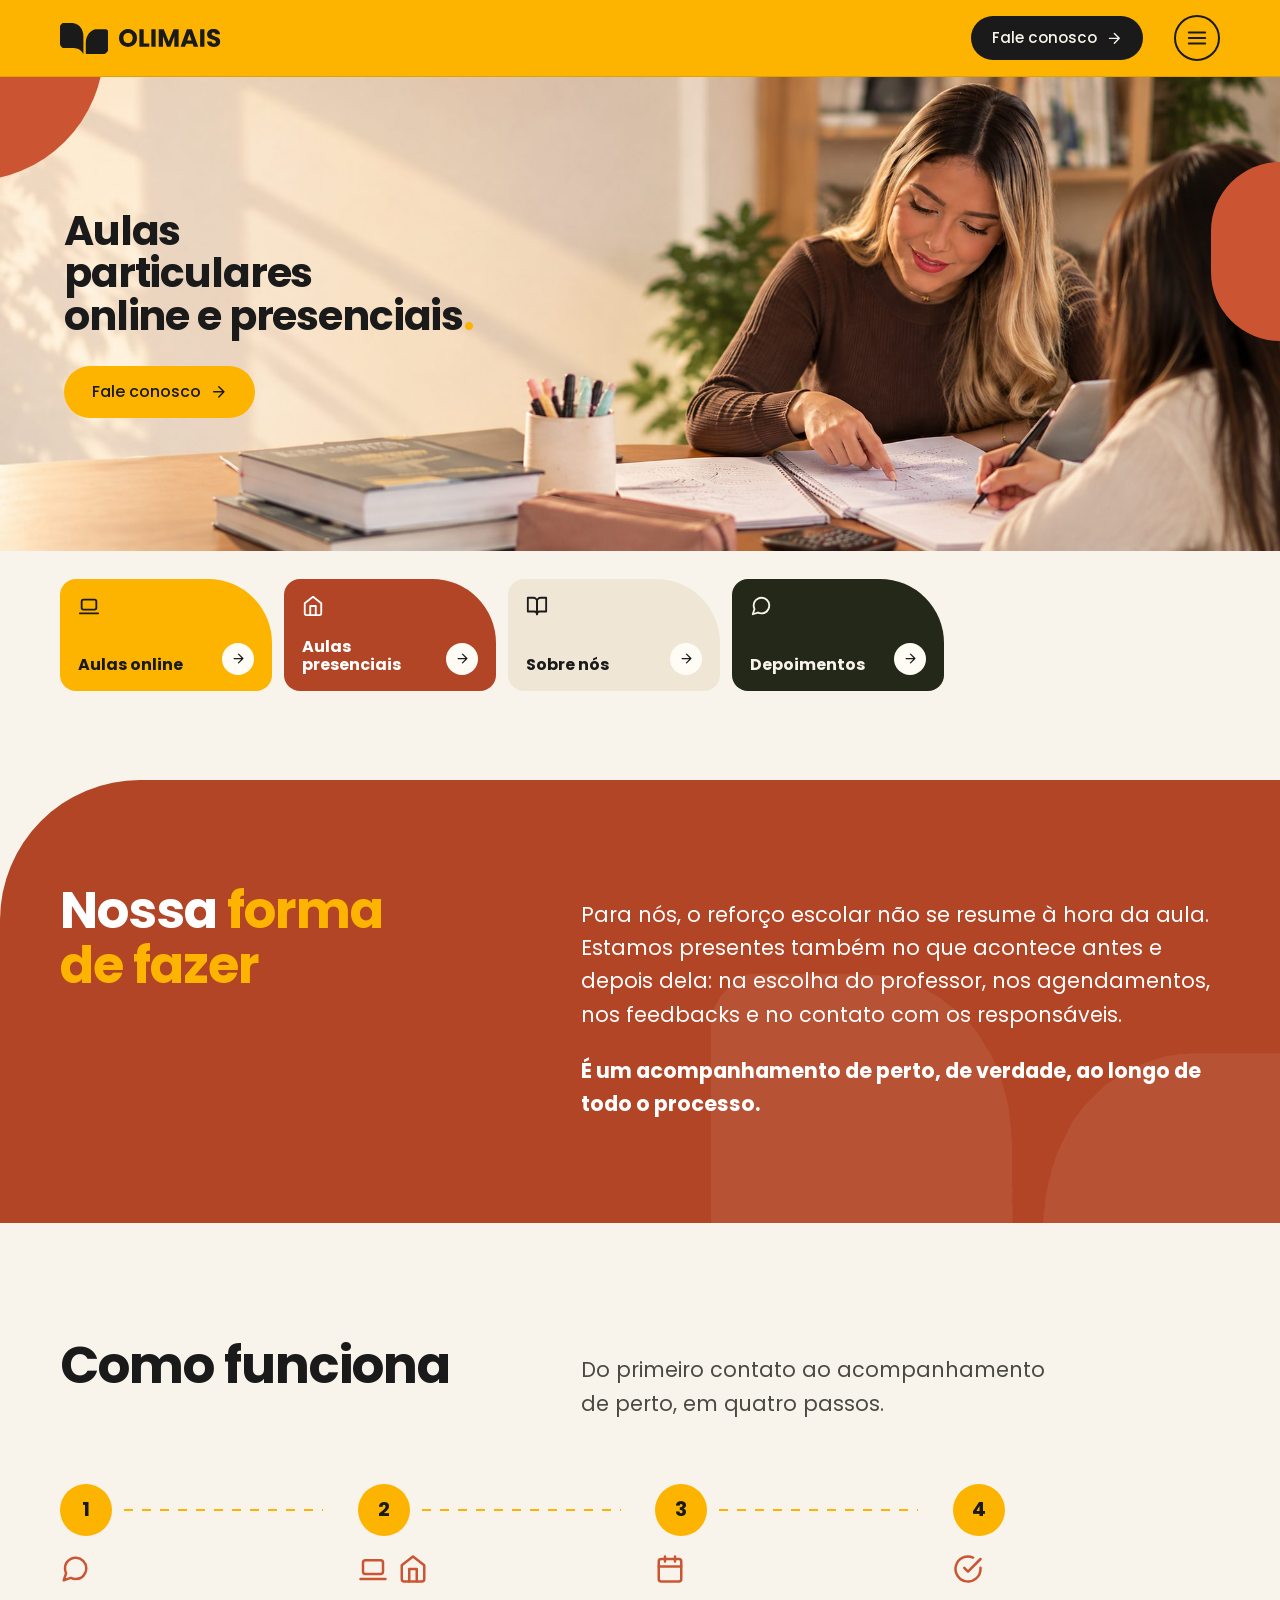
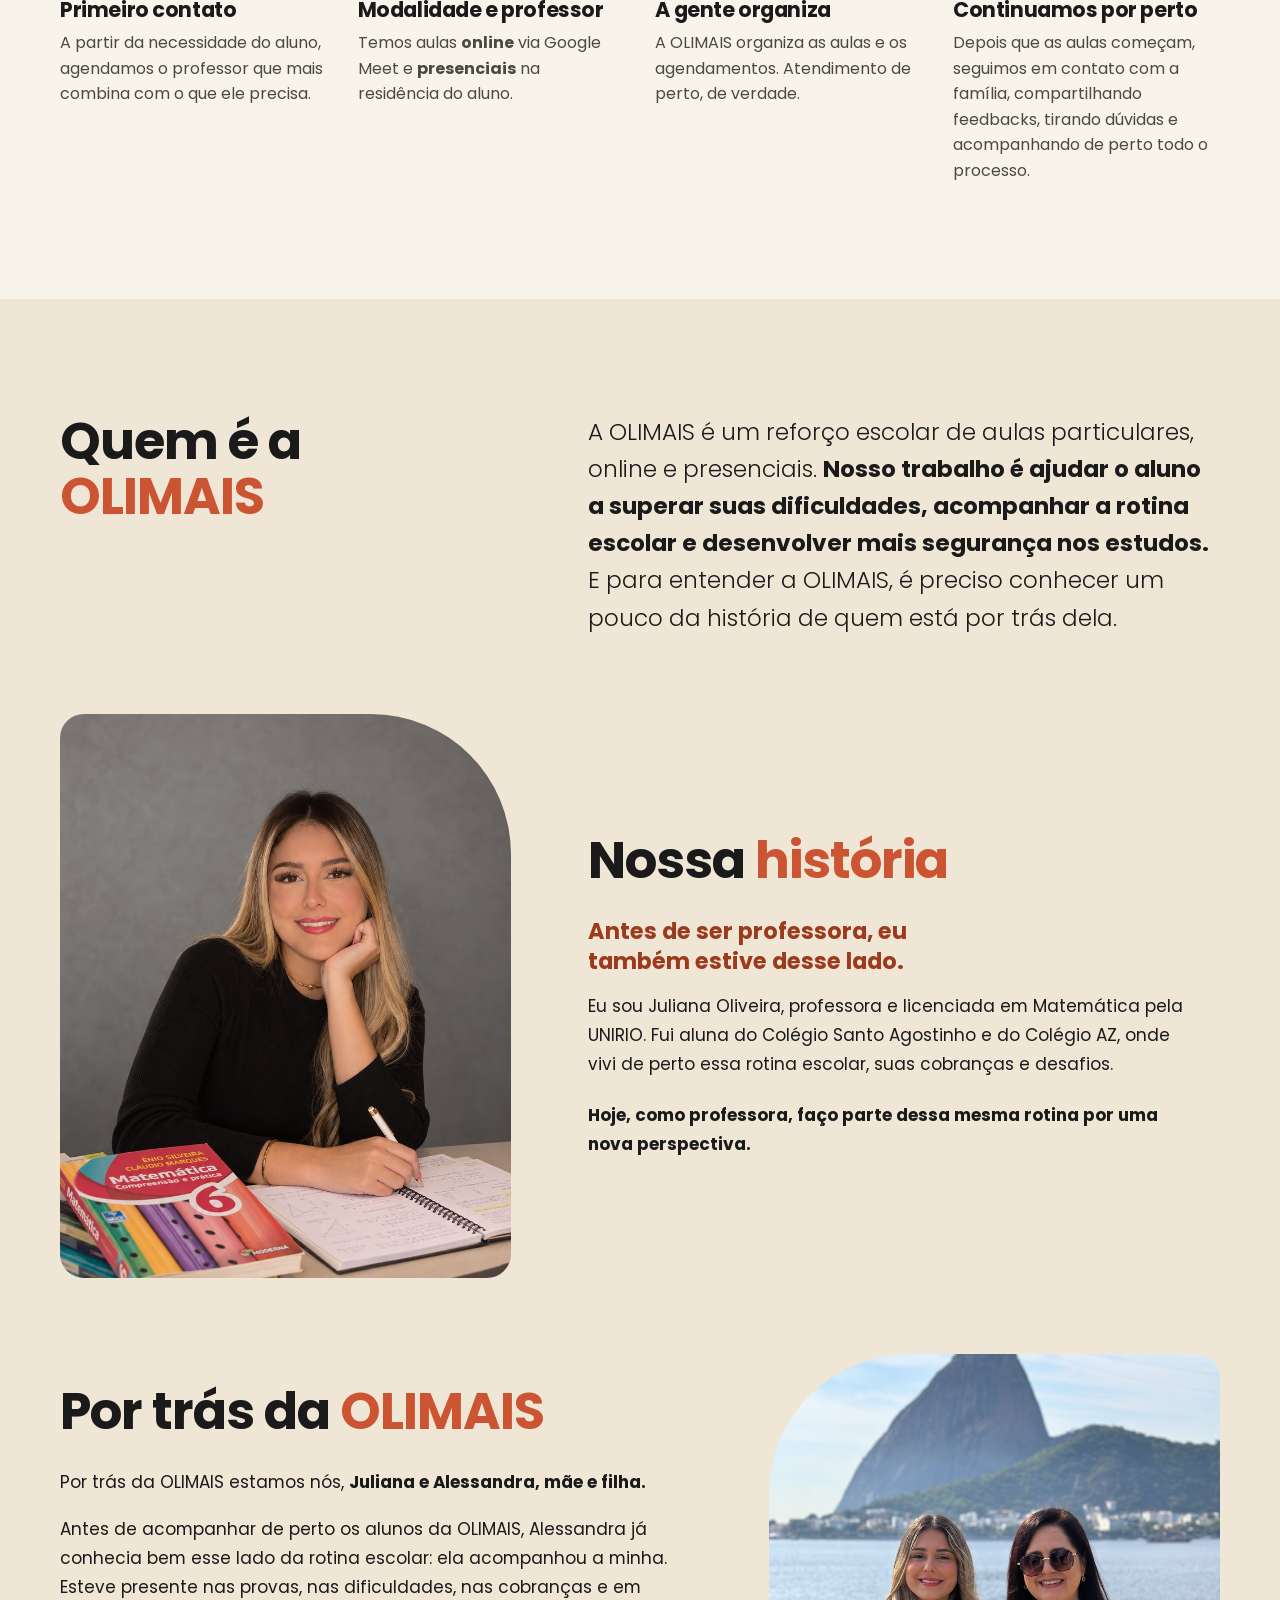
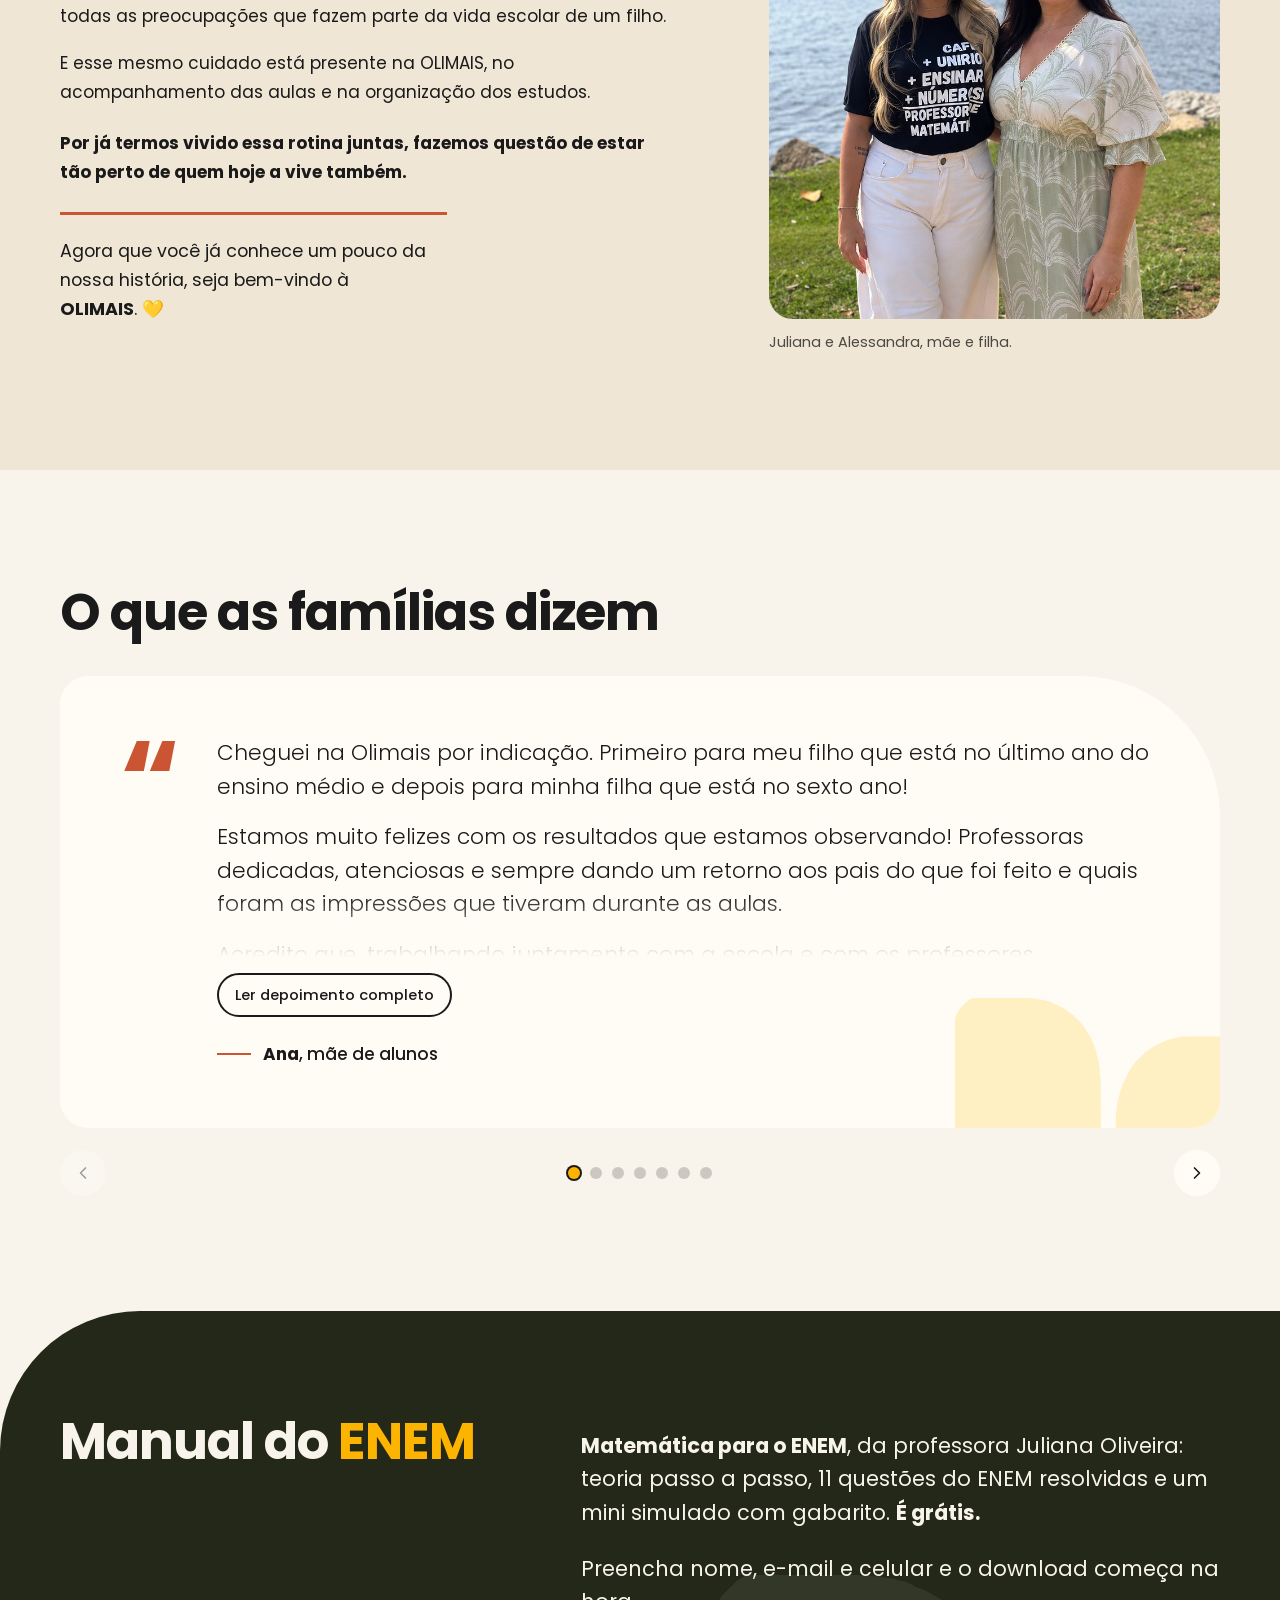
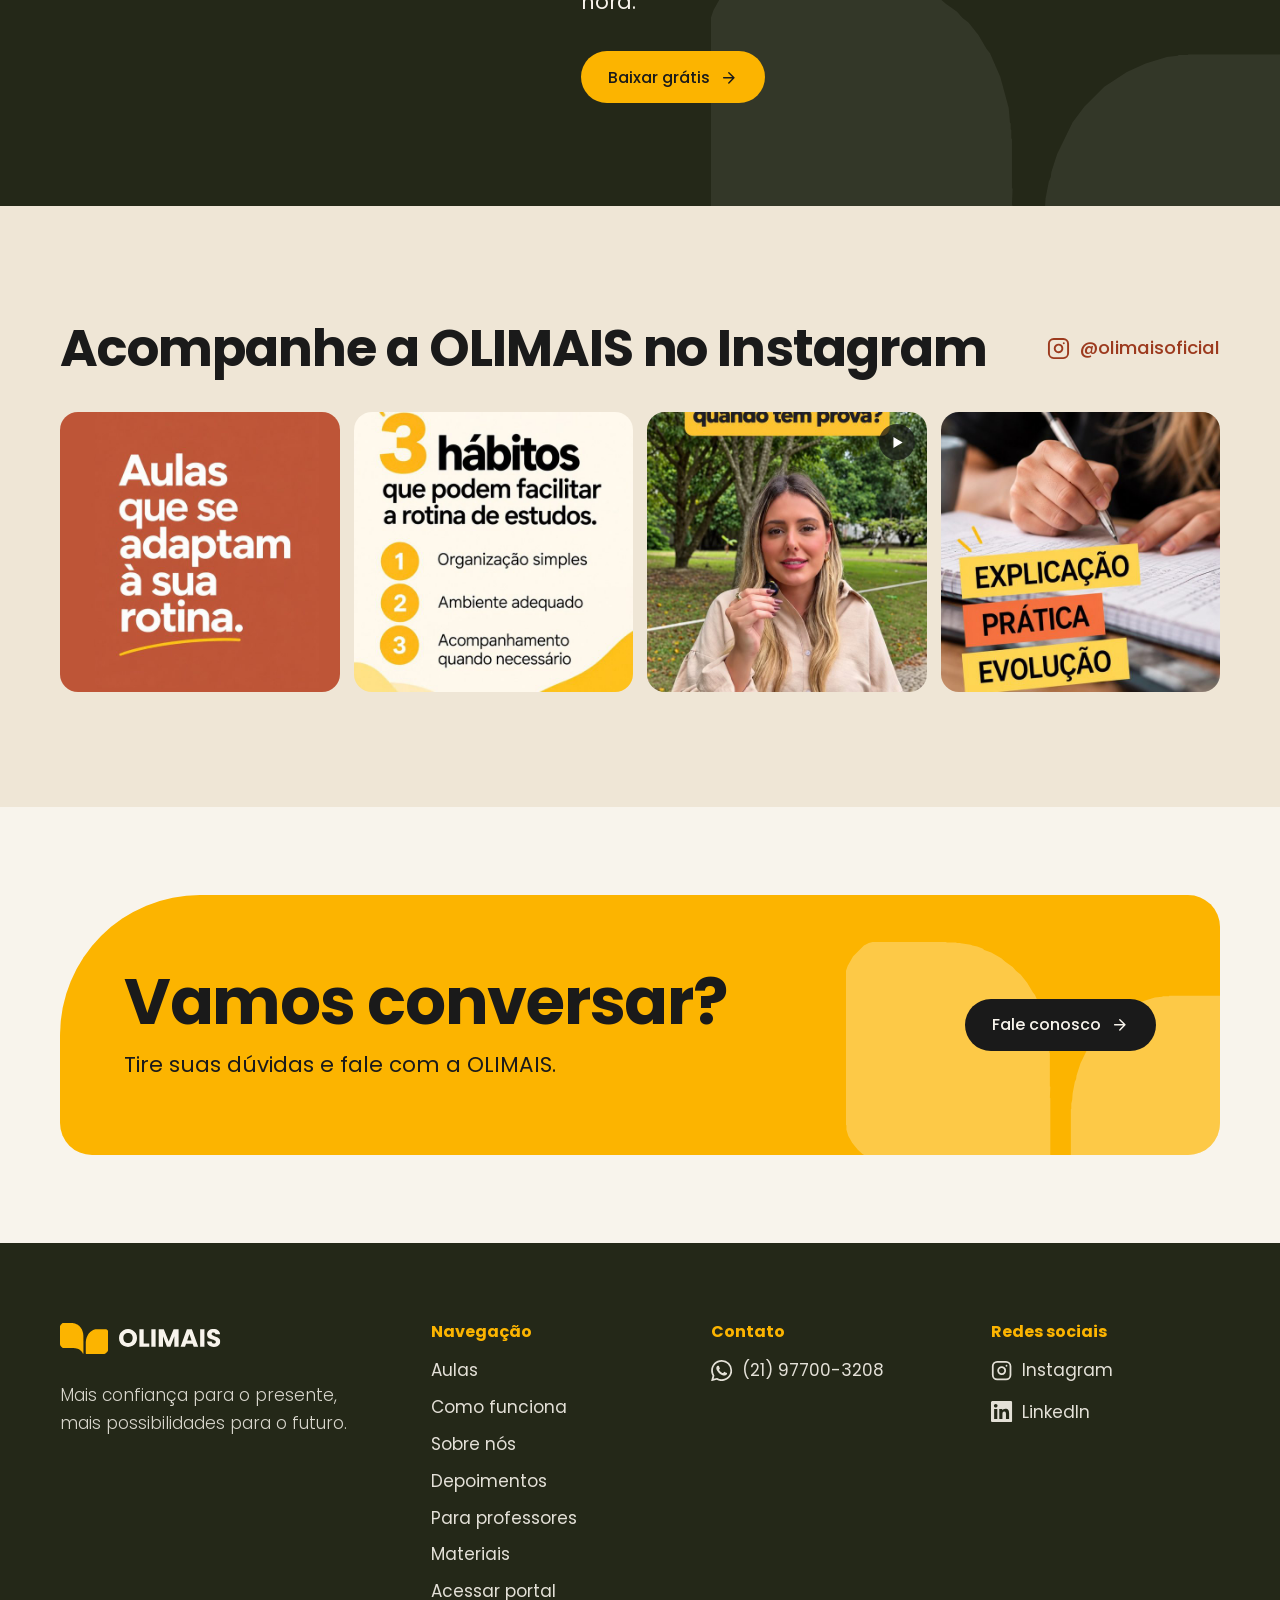
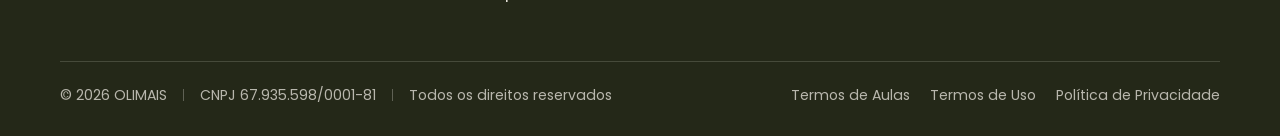
<file: index.html>
<!doctype html>
<html lang="pt-BR">
<head>
  <meta charset="utf-8">
  <meta name="viewport" content="width=device-width, initial-scale=1">
  <script>document.documentElement.classList.add('js');</script>

  <title>OLIMAIS | Reforço escolar com aulas particulares online e presenciais</title>
  <meta name="description" content="Reforço escolar com aulas particulares presenciais no Rio de Janeiro e online para todo o Brasil. Acompanhamento de perto, do primeiro contato aos feedbacks para a família.">
  <meta name="theme-color" content="#FCB400">
  <link rel="canonical" href="https://olimais.com.br/">

  <link rel="icon" href="favicon.svg" type="image/svg+xml">
  <link rel="apple-touch-icon" href="img/apple-touch-icon.png">

  <!-- Prévia ao compartilhar no WhatsApp, Instagram, Facebook etc. -->
  <meta property="og:type" content="website">
  <meta property="og:locale" content="pt_BR">
  <meta property="og:site_name" content="OLIMAIS">
  <meta property="og:title" content="OLIMAIS | Reforço escolar com aulas particulares online e presenciais">
  <meta property="og:description" content="Mais confiança para o presente, mais possibilidades para o futuro. Aulas presenciais no Rio de Janeiro e online para todo o Brasil.">
  <meta property="og:url" content="https://olimais.com.br/">
  <meta property="og:image" content="https://olimais.com.br/img/og-olimais.jpg">
  <meta property="og:image:width" content="1200">
  <meta property="og:image:height" content="628">
  <meta name="twitter:card" content="summary_large_image">

  <link rel="preload" href="fonts/poppins-700.woff" as="font" type="font/woff" crossorigin>
  <link rel="preload" href="fonts/poppins-400.woff" as="font" type="font/woff" crossorigin>
  <link rel="preload" href="img/hero-banner.jpg" as="image" fetchpriority="high" media="(min-width: 901px)">
  <link rel="preload" href="img/hero-banner-mobile.jpg" as="image" fetchpriority="high" media="(max-width: 900px)">
  <link rel="stylesheet" href="css/style.css?v=20261101c">

  <script type="application/ld+json">
  {
    "@context": "https://schema.org",
    "@type": "EducationalOrganization",
    "name": "OLIMAIS",
    "alternateName": "OLIMAIS Reforço Escolar",
    "description": "Reforço escolar com aulas particulares presenciais no Rio de Janeiro e online para todo o Brasil.",
    "url": "https://olimais.com.br/",
    "logo": "https://olimais.com.br/img/apple-touch-icon.png",
    "telephone": "+5521977003208",
    "sameAs": [
      "https://www.instagram.com/olimaisoficial/",
      "https://www.linkedin.com/company/olimais/"
    ],
    "areaServed": [
      { "@type": "City", "name": "Rio de Janeiro" },
      { "@type": "Country", "name": "Brasil" }
    ]
  }
  </script>
</head>

<body>
<svg width="0" height="0" style="position:absolute" aria-hidden="true" focusable="false">
<symbol id="logo-mark" viewBox="290.23 528.12 855.36 550.64"><path fill="currentColor" d="M 326.757812 535.253906 L 304.484375 557.527344 L 293.792969 576.238281 L 290.226562 586.929688 L 290.226562 900.5625 L 291.121094 901.453125 L 291.121094 910.363281 L 294.683594 922.839844 L 302.703125 937.09375 L 314.285156 951.351562 L 323.195312 959.371094 L 333.886719 966.496094 L 342.796875 970.953125 L 349.035156 972.734375 L 354.378906 972.734375 L 355.269531 973.625 L 415.859375 973.625 L 416.75 972.734375 L 427.441406 972.734375 L 428.332031 973.625 L 442.589844 973.625 L 443.480469 972.734375 L 457.734375 972.734375 L 458.628906 973.625 L 545.054688 973.625 L 545.945312 974.515625 L 568.21875 976.296875 L 577.128906 978.972656 L 591.386719 980.753906 L 597.625 983.425781 L 606.535156 985.207031 L 634.152344 999.464844 L 659.992188 1019.066406 L 677.8125 1038.667969 L 687.613281 1053.816406 L 698.304688 1074.308594 L 700.089844 1076.089844 L 703.652344 1076.089844 L 705.433594 1071.636719 L 705.433594 1063.617188 L 706.324219 1062.726562 L 706.324219 846.210938 L 705.433594 845.320312 L 706.324219 823.046875 L 705.433594 822.15625 L 705.433594 754.4375 L 704.542969 753.546875 L 704.542969 741.964844 L 703.652344 741.074219 L 703.652344 733.054688 L 702.761719 732.164062 L 700.980469 711.671875 L 689.394531 668.902344 L 675.140625 635.9375 L 670.683594 630.589844 L 659.101562 610.988281 L 645.738281 594.058594 L 636.828125 586.929688 L 629.699219 578.914062 L 614.550781 568.21875 L 606.535156 561.09375 L 586.039062 549.507812 L 571.785156 544.164062 L 568.21875 541.488281 L 557.527344 537.035156 L 547.726562 535.253906 L 544.164062 533.472656 L 523.671875 530.796875 L 522.777344 529.90625 L 515.652344 529.90625 L 514.761719 529.015625 L 495.160156 529.015625 L 494.265625 528.125 L 344.578125 528.125 L 336.558594 529.90625 Z M 326.757812 535.253906 "/><path fill="currentColor" d="M 1125.984375 647.519531 L 1111.730469 639.5 L 1103.710938 637.71875 L 948.675781 637.71875 L 947.785156 638.609375 L 935.3125 638.609375 L 934.421875 639.5 L 919.273438 641.28125 L 889.871094 650.191406 L 864.03125 661.773438 L 832.847656 682.269531 L 805.226562 709.890625 L 789.1875 731.273438 L 767.804688 774.933594 L 759.785156 799.878906 L 758.894531 807.007812 L 756.222656 813.246094 L 751.765625 836.410156 L 750.875 849.777344 L 749.09375 856.902344 L 749.09375 867.597656 L 748.203125 868.488281 L 748.203125 1061.835938 L 749.09375 1062.726562 L 749.09375 1071.636719 L 749.984375 1074.308594 L 753.546875 1077.871094 L 756.222656 1078.761719 L 1026.195312 1078.761719 L 1027.085938 1077.871094 L 1052.925781 1078.761719 L 1053.816406 1077.871094 L 1079.652344 1077.871094 L 1086.78125 1076.089844 L 1097.472656 1069.851562 L 1108.167969 1060.941406 L 1131.332031 1036.886719 L 1136.679688 1029.757812 L 1142.914062 1018.175781 L 1145.589844 1006.59375 L 1145.589844 676.03125 L 1140.242188 662.667969 Z M 1125.984375 647.519531 "/></symbol>
<symbol id="logo-word" viewBox="6.75 58.2 705.41 125.33"><g fill="currentColor"><g><g><g transform="translate(0.999982, 182.308494)"><g><path d="M 68.671875 1.21875 C 57.171875 1.21875 46.625 -1.453125 37.03125 -6.796875 C 27.445312 -12.140625 19.835938 -19.601562 14.203125 -29.1875 C 8.566406 -38.78125 5.75 -49.5625 5.75 -61.53125 C 5.75 -73.5 8.566406 -84.25 14.203125 -93.78125 C 19.835938 -103.3125 27.445312 -110.75 37.03125 -116.09375 C 46.625 -121.4375 57.171875 -124.109375 68.671875 -124.109375 C 80.179688 -124.109375 90.726562 -121.4375 100.3125 -116.09375 C 109.90625 -110.75 117.457031 -103.3125 122.96875 -93.78125 C 128.488281 -84.25 131.25 -73.5 131.25 -61.53125 C 131.25 -49.5625 128.457031 -38.78125 122.875 -29.1875 C 117.300781 -19.601562 109.75 -12.140625 100.21875 -6.796875 C 90.695312 -1.453125 80.179688 1.21875 68.671875 1.21875 Z M 68.671875 -25.96875 C 78.441406 -25.96875 86.257812 -29.222656 92.125 -35.734375 C 97.988281 -42.242188 100.921875 -50.84375 100.921875 -61.53125 C 100.921875 -72.34375 97.988281 -80.972656 92.125 -87.421875 C 86.257812 -93.867188 78.441406 -97.09375 68.671875 -97.09375 C 58.796875 -97.09375 50.921875 -93.894531 45.046875 -87.5 C 39.179688 -81.113281 36.25 -72.457031 36.25 -61.53125 C 36.25 -50.726562 39.179688 -42.097656 45.046875 -35.640625 C 50.921875 -29.191406 58.796875 -25.96875 68.671875 -25.96875 Z M 68.671875 -25.96875 " /></g></g></g><g><g transform="translate(138.003538, 182.308494)"><g><path d="M 40.609375 -23.015625 L 79.65625 -23.015625 L 79.65625 0 L 10.8125 0 L 10.8125 -122.375 L 40.609375 -122.375 Z M 40.609375 -23.015625 " /></g></g></g><g><g transform="translate(221.146917, 182.308494)"><g><path d="M 40.609375 -122.375 L 40.609375 0 L 10.8125 0 L 10.8125 -122.375 Z M 40.609375 -122.375 " /></g></g></g><g><g transform="translate(272.566821, 182.308494)"><g><path d="M 149.390625 -122.375 L 149.390625 0 L 119.578125 0 L 119.578125 -73.390625 L 92.21875 0 L 68.15625 0 L 40.609375 -73.5625 L 40.609375 0 L 10.8125 0 L 10.8125 -122.375 L 46.015625 -122.375 L 80.359375 -37.65625 L 114.34375 -122.375 Z M 149.390625 -122.375 " /></g></g></g><g><g transform="translate(432.578602, 182.308494)"><g><path d="M 86.984375 -21.609375 L 41.3125 -21.609375 L 33.984375 0 L 2.78125 0 L 47.0625 -122.375 L 81.578125 -122.375 L 125.859375 0 L 94.296875 0 Z M 79.3125 -44.625 L 64.140625 -89.421875 L 49.15625 -44.625 Z M 79.3125 -44.625 " /></g></g></g><g><g transform="translate(561.041198, 182.308494)"><g><path d="M 40.609375 -122.375 L 40.609375 0 L 10.8125 0 L 10.8125 -122.375 Z M 40.609375 -122.375 " /></g></g></g><g><g transform="translate(612.461121, 182.308494)"><g><path d="M 55.078125 1.21875 C 46.128906 1.21875 38.109375 -0.234375 31.015625 -3.140625 C 23.929688 -6.046875 18.269531 -10.34375 14.03125 -16.03125 C 9.789062 -21.726562 7.554688 -28.585938 7.328125 -36.609375 L 39.046875 -36.609375 C 39.515625 -32.078125 41.082031 -28.617188 43.75 -26.234375 C 46.425781 -23.847656 49.914062 -22.65625 54.21875 -22.65625 C 58.625 -22.65625 62.101562 -23.671875 64.65625 -25.703125 C 67.21875 -27.742188 68.5 -30.566406 68.5 -34.171875 C 68.5 -37.191406 67.484375 -39.6875 65.453125 -41.65625 C 63.421875 -43.632812 60.921875 -45.257812 57.953125 -46.53125 C 54.992188 -47.8125 50.785156 -49.269531 45.328125 -50.90625 C 37.421875 -53.34375 30.96875 -55.78125 25.96875 -58.21875 C 20.976562 -60.65625 16.679688 -64.253906 13.078125 -69.015625 C 9.472656 -73.785156 7.671875 -80.003906 7.671875 -87.671875 C 7.671875 -99.066406 11.796875 -107.988281 20.046875 -114.4375 C 28.296875 -120.882812 39.046875 -124.109375 52.296875 -124.109375 C 65.773438 -124.109375 76.640625 -120.882812 84.890625 -114.4375 C 93.140625 -107.988281 97.554688 -99.007812 98.140625 -87.5 L 65.890625 -87.5 C 65.660156 -91.457031 64.207031 -94.566406 61.53125 -96.828125 C 58.851562 -99.097656 55.425781 -100.234375 51.25 -100.234375 C 47.644531 -100.234375 44.738281 -99.273438 42.53125 -97.359375 C 40.320312 -95.441406 39.21875 -92.679688 39.21875 -89.078125 C 39.21875 -85.117188 41.078125 -82.035156 44.796875 -79.828125 C 48.515625 -77.617188 54.328125 -75.238281 62.234375 -72.6875 C 70.128906 -70.007812 76.546875 -67.453125 81.484375 -65.015625 C 86.429688 -62.578125 90.703125 -59.03125 94.296875 -54.375 C 97.898438 -49.726562 99.703125 -43.75 99.703125 -36.4375 C 99.703125 -29.457031 97.929688 -23.117188 94.390625 -17.421875 C 90.847656 -11.734375 85.707031 -7.203125 78.96875 -3.828125 C 72.226562 -0.460938 64.265625 1.21875 55.078125 1.21875 Z M 55.078125 1.21875 " /></g></g></g></g></g></symbol>
</svg>

<svg width="0" height="0" style="position:absolute" aria-hidden="true" focusable="false">
  <symbol id="i-arrow" viewBox="0 0 24 24"><path d="M5 12h14M12 5l7 7-7 7"/></symbol>
  <symbol id="i-laptop" viewBox="0 0 24 24"><rect x="4" y="5" width="16" height="11" rx="2"/><path d="M2 20h20"/></symbol>
  <symbol id="i-home" viewBox="0 0 24 24"><path d="M3 9l9-7 9 7v11a2 2 0 0 1-2 2H5a2 2 0 0 1-2-2z"/><path d="M9 22V12h6v10"/></symbol>
  <symbol id="i-book" viewBox="0 0 24 24"><path d="M2 3h6a4 4 0 0 1 4 4v14a3 3 0 0 0-3-3H2z"/><path d="M22 3h-6a4 4 0 0 0-4 4v14a3 3 0 0 1 3-3h7z"/></symbol>
  <symbol id="i-chat" viewBox="0 0 24 24"><path d="M21 11.5a8.38 8.38 0 0 1-.9 3.8 8.5 8.5 0 0 1-7.6 4.7 8.38 8.38 0 0 1-3.8-.9L3 21l1.9-5.7a8.38 8.38 0 0 1-.9-3.8 8.5 8.5 0 0 1 4.7-7.6 8.38 8.38 0 0 1 3.8-.9h.5a8.48 8.48 0 0 1 8 8v.5z"/></symbol>
  <symbol id="i-calendar" viewBox="0 0 24 24"><rect x="3" y="4" width="18" height="18" rx="2"/><path d="M16 2v4M8 2v4M3 10h18"/></symbol>
  <symbol id="i-check" viewBox="0 0 24 24"><path d="M22 11.08V12a10 10 0 1 1-5.93-9.14"/><path d="M22 4 12 14.01l-3-3"/></symbol>
  <symbol id="i-instagram" viewBox="0 0 24 24"><rect x="2" y="2" width="20" height="20" rx="5"/><path d="M16 11.37A4 4 0 1 1 12.63 8 4 4 0 0 1 16 11.37z"/><path d="M17.5 6.5h.01"/></symbol>
  <symbol id="i-whatsapp" viewBox="0 0 24 24"><path d="M17.472 14.382c-.297-.149-1.758-.867-2.03-.967-.273-.099-.471-.148-.67.15-.197.297-.767.966-.94 1.164-.173.199-.347.223-.644.075-.297-.15-1.255-.463-2.39-1.475-.883-.788-1.48-1.761-1.653-2.059-.173-.297-.018-.458.13-.606.134-.133.298-.347.446-.52.149-.174.198-.298.298-.497.099-.198.05-.371-.025-.52-.075-.149-.669-1.612-.916-2.207-.242-.579-.487-.5-.669-.51-.173-.008-.371-.01-.57-.01-.198 0-.52.074-.792.372-.272.297-1.04 1.016-1.04 2.479 0 1.462 1.065 2.875 1.213 3.074.149.198 2.096 3.2 5.077 4.487.709.306 1.262.489 1.694.625.712.227 1.36.195 1.871.118.571-.085 1.758-.719 2.006-1.413.248-.694.248-1.289.173-1.413-.074-.124-.272-.198-.57-.347m-5.421 7.403h-.004a9.87 9.87 0 01-5.031-1.378l-.361-.214-3.741.982.998-3.648-.235-.374a9.86 9.86 0 01-1.51-5.26c.001-5.45 4.436-9.884 9.888-9.884 2.64 0 5.122 1.03 6.988 2.898a9.825 9.825 0 012.893 6.994c-.003 5.45-4.437 9.884-9.885 9.884m8.413-18.297A11.815 11.815 0 0012.05 0C5.495 0 .16 5.335.157 11.892c0 2.096.547 4.142 1.588 5.945L.057 24l6.305-1.654a11.882 11.882 0 005.683 1.448h.005c6.554 0 11.89-5.335 11.893-11.893a11.821 11.821 0 00-3.48-8.413z"/></symbol>
  <symbol id="i-menu" viewBox="0 0 24 24"><path d="M3 6h18M3 12h18M3 18h18"/></symbol>
  <symbol id="i-close" viewBox="0 0 24 24"><path d="M18 6 6 18M6 6l12 12"/></symbol>
  <symbol id="i-left" viewBox="0 0 24 24"><path d="M15 18l-6-6 6-6"/></symbol>
  <symbol id="i-right" viewBox="0 0 24 24"><path d="M9 18l6-6-6-6"/></symbol>
  <symbol id="i-linkedin" viewBox="0 0 24 24"><path d="M20.447 20.452h-3.554v-5.569c0-1.328-.027-3.037-1.852-3.037-1.853 0-2.136 1.445-2.136 2.939v5.667H9.351V9h3.414v1.561h.046c.477-.9 1.637-1.85 3.37-1.85 3.601 0 4.267 2.37 4.267 5.455v6.286zM5.337 7.433c-1.144 0-2.063-.926-2.063-2.065 0-1.138.92-2.063 2.063-2.063 1.14 0 2.064.925 2.064 2.063 0 1.139-.925 2.065-2.064 2.065zm1.782 13.019H3.555V9h3.564v11.452zM22.225 0H1.771C.792 0 0 .774 0 1.729v20.542C0 23.227.792 24 1.771 24h20.451C23.2 24 24 23.227 24 22.271V1.729C24 .774 23.2 0 22.222 0h.003z"/></symbol>
  <symbol id="i-lock" viewBox="0 0 24 24"><rect x="3" y="11" width="18" height="11" rx="2"/><path d="M7 11V7a5 5 0 0 1 10 0v4"/></symbol>
</svg>

<a class="skip-link" href="#conteudo">Ir para o conteúdo</a>

<!-- ============================ CABEÇALHO ============================ -->
<header class="site-header" id="topo">
  <div class="wrap site-header__bar">
    <a class="brand" href="#topo" aria-label="OLIMAIS, voltar ao início">
      <svg class="brand__mark" viewBox="0 0 855.36 550.64" aria-hidden="true"><use href="#logo-mark"/></svg>
      <svg class="brand__word" viewBox="0 0 705.41 125.33" aria-hidden="true"><use href="#logo-word"/></svg>
    </a>

    <nav class="site-nav" id="menu" aria-label="Principal">
      <ul class="site-nav__list">
        <li><a href="#aulas">Aulas</a></li>
        <li><a href="#sobre">Sobre nós</a></li>
        <li><a href="#depoimentos">Depoimentos</a></li>
        <li><a href="materiais.html">Materiais</a></li>
        <li><a href="professores.html">Para professores</a></li>
      </ul>
      <div class="site-nav__social">
        <a class="icon-link" href="https://www.instagram.com/olimaisoficial/" target="_blank" rel="noopener" aria-label="Instagram da OLIMAIS"><svg class="ico" viewBox="0 0 24 24"><use href="#i-instagram"/></svg></a>
        <a class="icon-link" href="https://wa.me/5521977003208?text=Ol%C3%A1%21%20Vim%20pelo%20site%20da%20OLIMAIS%20e%20gostaria%20de%20saber%20mais%20sobre%20as%20aulas." target="_blank" rel="noopener" aria-label="WhatsApp da OLIMAIS"><svg class="ico ico--fill" viewBox="0 0 24 24"><use href="#i-whatsapp"/></svg></a>
        <a class="btn btn--ghost btn--sm" href="https://portal.olimais.com.br/"><svg class="ico" viewBox="0 0 24 24" aria-hidden="true"><use href="#i-lock"/></svg>Acessar portal</a>
      </div>
    </nav>

    <a class="btn btn--ink btn--sm site-header__cta" href="https://wa.me/5521977003208?text=Ol%C3%A1%21%20Vim%20pelo%20site%20da%20OLIMAIS%20e%20gostaria%20de%20saber%20mais%20sobre%20as%20aulas." target="_blank" rel="noopener">Fale conosco <svg class="ico" viewBox="0 0 24 24" aria-hidden="true"><use href="#i-arrow"/></svg></a>
    <button class="menu-btn" type="button" data-menu-btn aria-expanded="false" aria-controls="menu">
      <span class="sr-only">Abrir ou fechar o menu</span>
      <svg class="ico ico--open" viewBox="0 0 24 24" aria-hidden="true"><use href="#i-menu"/></svg>
      <svg class="ico ico--close" viewBox="0 0 24 24" aria-hidden="true"><use href="#i-close"/></svg>
    </button>
  </div>
</header>

<main id="conteudo">

  <!-- ============================ TOPO ============================ -->
  <section class="hero" aria-labelledby="titulo-principal">
    <div class="hero__sun" aria-hidden="true"></div>
    <div class="hero__inner">
      <h1 class="hero__title" id="titulo-principal"><span class="hero__line">Aulas</span> <span class="hero__line">particulares</span> <span class="hero__line">online e presenciais<span class="dot">.</span></span></h1>
      <div class="hero__actions">
        <a class="btn btn--sun" href="https://wa.me/5521977003208?text=Ol%C3%A1%21%20Vim%20pelo%20site%20da%20OLIMAIS%20e%20gostaria%20de%20saber%20mais%20sobre%20as%20aulas." target="_blank" rel="noopener">Fale conosco <svg class="ico" viewBox="0 0 24 24" aria-hidden="true"><use href="#i-arrow"/></svg></a>
      </div>
    </div>
    <div class="hero__photo">
      <picture>
        <source media="(max-width: 900px)" srcset="img/hero-banner-mobile.jpg" width="1100" height="681">
        <img src="img/hero-banner.jpg" width="2000" height="740" fetchpriority="high" decoding="async" alt="Professora explicando a matéria para uma aluna, com livros e caderno sobre a mesa">
      </picture>
      <span class="hero__arch" aria-hidden="true"></span>
    </div>
  </section>

  <!-- ============================ ATALHOS ============================ -->
  <div class="wrap">
    <nav class="tiles" aria-label="Atalhos">
      <a class="tile tile--sun" href="#como-funciona">
        <svg class="tile__icon ico" viewBox="0 0 24 24" aria-hidden="true"><use href="#i-laptop"/></svg>
        <span class="tile__row"><span class="tile__label">Aulas online</span><span class="tile__go"><svg class="ico" viewBox="0 0 24 24" aria-hidden="true"><use href="#i-arrow"/></svg></span></span>
      </a>
      <a class="tile tile--clay" href="#como-funciona">
        <svg class="tile__icon ico" viewBox="0 0 24 24" aria-hidden="true"><use href="#i-home"/></svg>
        <span class="tile__row"><span class="tile__label">Aulas presenciais</span><span class="tile__go"><svg class="ico" viewBox="0 0 24 24" aria-hidden="true"><use href="#i-arrow"/></svg></span></span>
      </a>
      <a class="tile tile--sand" href="#sobre">
        <svg class="tile__icon ico" viewBox="0 0 24 24" aria-hidden="true"><use href="#i-book"/></svg>
        <span class="tile__row"><span class="tile__label">Sobre nós</span><span class="tile__go"><svg class="ico" viewBox="0 0 24 24" aria-hidden="true"><use href="#i-arrow"/></svg></span></span>
      </a>
      <a class="tile tile--night" href="#depoimentos">
        <svg class="tile__icon ico" viewBox="0 0 24 24" aria-hidden="true"><use href="#i-chat"/></svg>
        <span class="tile__row"><span class="tile__label">Depoimentos</span><span class="tile__go"><svg class="ico" viewBox="0 0 24 24" aria-hidden="true"><use href="#i-arrow"/></svg></span></span>
      </a>
    </nav>
  </div>

  <!-- ============================ NOSSA FORMA DE FAZER (faixa terracota) ============================ -->
  <section class="band band--clay" id="aulas" aria-labelledby="titulo-forma">
    <svg class="band__mark" viewBox="0 0 855.36 550.64" aria-hidden="true"><use href="#logo-mark"/></svg>
    <div class="wrap band__grid">
      <h2 id="titulo-forma">Nossa <span class="hl">forma de fazer</span></h2>
      <div class="band__text">
        <p>Para nós, o reforço escolar não se resume à hora da aula. Estamos presentes também no que acontece antes e depois dela: na escolha do professor, nos agendamentos, nos feedbacks e no contato com os responsáveis.</p>
        <p><strong>É um acompanhamento de perto, de verdade, ao longo de todo o processo.</strong></p>
      </div>
    </div>
  </section>

  <!-- ============================ COMO FUNCIONA ============================ -->
  <section class="section" id="como-funciona" aria-labelledby="titulo-como">
    <div class="wrap">
      <div class="section-head">
        <h2 id="titulo-como">Como funciona</h2>
        <p class="section-head__lead">Do primeiro contato ao acompanhamento de perto, em quatro passos.</p>
      </div>
      <ol class="steps">
        <li class="step">
          <span class="step__num" aria-hidden="true">1</span>
          <svg class="step__icon ico" viewBox="0 0 24 24" aria-hidden="true"><use href="#i-chat"/></svg>
          <h3>Primeiro contato</h3>
          <p>A partir da necessidade do aluno, agendamos o professor que mais combina com o que ele precisa.</p>
        </li>
        <li class="step">
          <span class="step__num" aria-hidden="true">2</span>
          <div class="step__icons"><svg class="step__icon ico" viewBox="0 0 24 24" aria-hidden="true"><use href="#i-laptop"/></svg><svg class="step__icon ico" viewBox="0 0 24 24" aria-hidden="true"><use href="#i-home"/></svg></div>
          <h3>Modalidade e professor</h3>
          <p>Temos aulas <strong>online</strong> via Google Meet e <strong>presenciais</strong> na residência do aluno.</p>
        </li>
        <li class="step">
          <span class="step__num" aria-hidden="true">3</span>
          <svg class="step__icon ico" viewBox="0 0 24 24" aria-hidden="true"><use href="#i-calendar"/></svg>
          <h3>A gente organiza</h3>
          <p>A OLIMAIS organiza as aulas e os agendamentos. Atendimento de perto, de verdade.</p>
        </li>
        <li class="step">
          <span class="step__num" aria-hidden="true">4</span>
          <svg class="step__icon ico" viewBox="0 0 24 24" aria-hidden="true"><use href="#i-check"/></svg>
          <h3>Continuamos por perto</h3>
          <p>Depois que as aulas começam, seguimos em contato com a família, compartilhando feedbacks, tirando dúvidas e acompanhando de perto todo o processo.</p>
        </li>
      </ol>
    </div>
  </section>

  <!-- ============================ SOBRE NÓS ============================ -->
  <section class="section section--sand" id="sobre" aria-labelledby="titulo-sobre">
    <div class="wrap">
      <div class="about-intro">
        <h2 id="titulo-sobre">Quem é a <span class="hl">OLIMAIS</span></h2>
        <p>A OLIMAIS é um reforço escolar de aulas particulares, online e presenciais. <strong>Nosso trabalho é ajudar o aluno a superar suas dificuldades, acompanhar a rotina escolar e desenvolver mais segurança nos estudos.</strong> E para entender a OLIMAIS, é preciso conhecer um pouco da história de quem está por trás dela.</p>
      </div>

      <div class="about-row">
        <figure class="about-photo about-photo--juliana">
          <img src="img/juliana.jpg" width="800" height="1200" loading="lazy" decoding="async" alt="Juliana Oliveira, professora de Matemática, sorrindo à mesa de estudo, com livros e caderno">
        </figure>
        <div class="about-text">
          <h2>Nossa <span class="hl">história</span></h2>
          <p class="kicker">Antes de ser professora, eu também estive desse lado.</p>
          <div class="prose">
            <p>Eu sou Juliana Oliveira, professora e licenciada em Matemática pela UNIRIO. Fui aluna do Colégio Santo Agostinho e do Colégio AZ, onde vivi de perto essa rotina escolar, suas cobranças e desafios.</p>
            <p class="closing">Hoje, como professora, faço parte dessa mesma rotina por uma nova perspectiva.</p>
          </div>
        </div>
      </div>

      <div class="about-row about-row--flip">
        <figure class="about-photo about-photo--duas">
          <img src="img/juliana-e-alessandra.jpg" width="800" height="1067" loading="lazy" decoding="async" alt="Juliana e Alessandra, mãe e filha, lado a lado e sorrindo, com o mar e o Pão de Açúcar ao fundo">
          <figcaption>Juliana e Alessandra, mãe e filha.</figcaption>
        </figure>
        <div class="about-text">
          <h2>Por trás da <span class="hl">OLIMAIS</span></h2>
          <div class="prose">
            <p>Por trás da OLIMAIS estamos nós, <strong>Juliana e Alessandra, mãe e filha.</strong></p>
            <p>Antes de acompanhar de perto os alunos da OLIMAIS, Alessandra já conhecia bem esse lado da rotina escolar: ela acompanhou a minha. Esteve presente nas provas, nas dificuldades, nas cobranças e em todas as preocupações que fazem parte da vida escolar de um filho.</p>
            <p>E esse mesmo cuidado está presente na OLIMAIS, no acompanhamento das aulas e na organização dos estudos.</p>
            <p class="closing">Por já termos vivido essa rotina juntas, fazemos questão de estar tão perto de quem hoje a vive também.</p>
          </div>
          <p class="welcome">Agora que você já conhece um pouco da nossa história, seja bem-vindo à <strong>OLIMAIS</strong>.&nbsp;💛</p>
        </div>
      </div>
    </div>
  </section>

  <!-- ============================ DEPOIMENTOS ============================ -->
  <section class="section" id="depoimentos" aria-labelledby="titulo-depoimentos">
    <div class="wrap">
      <h2 id="titulo-depoimentos" style="margin-bottom: clamp(24px, 3vw, 36px);">O que as famílias dizem</h2>

      <!-- Depoimentos REAIS, publicados com a autorização de quem os escreveu. Por privacidade, aparecem só o primeiro nome
           e o papel (mãe, pai, aluno); sem nomes de filhos nem de escolas. Para acrescentar um, copie um bloco <figure> inteiro e
           ajuste o aria-label ("1 de N") de todos. Depoimentos longos levam class="quote quote--long" (aparecem resumidos, com "Ler completo"). -->
      <div class="carousel" data-carousel role="group" aria-roledescription="carrossel" aria-label="Depoimentos">
        <div class="carousel__track" data-track tabindex="0">
          <figure class="quote quote--long" role="group" aria-roledescription="slide" aria-label="1 de 7">
            <svg class="quote__watermark" viewBox="0 0 855.36 550.64" aria-hidden="true"><use href="#logo-mark"/></svg>
            <span class="quote__mark" aria-hidden="true">“</span>
            <blockquote><p>Cheguei na Olimais por indicação. Primeiro para meu filho que está no último ano do ensino médio e depois para minha filha que está no sexto ano!</p><p>Estamos muito felizes com os resultados que estamos observando! Professoras dedicadas, atenciosas e sempre dando um retorno aos pais do que foi feito e quais foram as impressões que tiveram durante as aulas.</p><p>Acredito que, trabalhando juntamente com a escola e com os professores particulares, o resultado vem!</p><p>Sem contar com o atendimento carinhoso e atencioso da Ale que sempre encontra uma forma de encaixar os horários para atender a todos!</p><p>Que vocês continuem a realizar esse excelente trabalho!</p></blockquote>
            <figcaption><span><strong>Ana</strong>, mãe de alunos</span></figcaption>
          </figure>
          <figure class="quote" role="group" aria-roledescription="slide" aria-label="2 de 7">
            <svg class="quote__watermark" viewBox="0 0 855.36 550.64" aria-hidden="true"><use href="#logo-mark"/></svg>
            <span class="quote__mark" aria-hidden="true">“</span>
            <blockquote><p>As aulas que eu tenho de matemática são muito boas e sinto que elas tem me ajudado bastante a entender melhor a matéria. Depois das aulas, comecei a ter mais facilidade para conseguir compreender os conteúdos, já que a forma que minha professora explica é perfeita para mim. Isso deixa a matéria mais fácil e fez com que minha nota melhorasse muito.</p></blockquote>
            <figcaption><span><strong>Rebeca</strong>, aluna</span></figcaption>
          </figure>
          <figure class="quote" role="group" aria-roledescription="slide" aria-label="3 de 7">
            <svg class="quote__watermark" viewBox="0 0 855.36 550.64" aria-hidden="true"><use href="#logo-mark"/></svg>
            <span class="quote__mark" aria-hidden="true">“</span>
            <blockquote><p>Boa noite, passando aqui para deixar meu agradecimento pelas aulas que estão sendo dadas para minha filha. A dedicação, paciência e forma de explicar estão fazendo toda a diferença no aprendizado da minha filha. Estou muito satisfeita com o resultado e indico seu trabalho de olhos fechados para quem precisa!</p></blockquote>
            <figcaption><span><strong>Joana</strong>, mãe de aluna</span></figcaption>
          </figure>
          <figure class="quote quote--long" role="group" aria-roledescription="slide" aria-label="4 de 7">
            <svg class="quote__watermark" viewBox="0 0 855.36 550.64" aria-hidden="true"><use href="#logo-mark"/></svg>
            <span class="quote__mark" aria-hidden="true">“</span>
            <blockquote><p>Conhecemos o trabalho da professora Juliana há algum tempo e podemos dizer, com muita tranquilidade, que nossa experiência tem sido extraordinária.</p><p>A Juliana é uma profissional de conhecimento impecável, extremamente comprometida e dedicada, mas o que mais nos encanta nela vai muito além do domínio da Matemática. Ela tem um jeito muito especial de lidar com crianças e adolescentes, com afeto, empatia, paciência e, principalmente, com um olhar individualizado para cada aluno.</p><p>Percebemos desde o início que as aulas não são simplesmente uma transmissão de conteúdo. A Juliana conhece o aluno, entende suas dificuldades, identifica suas potencialidades e utiliza o tempo de cada aula de maneira estratégica, adaptando a abordagem à necessidade daquele momento. Isso faz toda a diferença.</p><p>No caso do nosso filho, o resultado foi muito significativo. Ele deixou para trás as dificuldades que tinha com Matemática e passou a se sentir muito mais seguro e confiante. Hoje, além de não ter mais problemas com a matéria, se destaca pelas notas, que são constantemente acima da média da turma. Mais importante do que as notas, porém, foi perceber a mudança na relação dele com a Matemática e a confiança que passou a ter em sua própria capacidade.</p><p>Somos muito gratos à Juliana por todo o carinho, cuidado e dedicação ao longo dessa caminhada. É muito bom saber que nosso filho está nas mãos de alguém que realmente se importa com ele e com o seu desenvolvimento.</p><p>Nosso nível de satisfação é tão grande que fazemos questão de recomendar e indicar o trabalho da Juliana para nossos amigos e familiares. E é muito gratificante perceber que, depois de conhecerem seu trabalho, eles também nos dão o mesmo retorno positivo.</p><p>Acreditamos que a OLIMAIS traduz exatamente esse propósito: oferecer muito mais do que aulas particulares, oferecendo acompanhamento, cuidado, estratégia, conhecimento e, acima de tudo, um olhar verdadeiramente humano para cada aluno.</p><p>Juliana, nossa gratidão e admiração por você são enormes. Obrigado por fazer tanta diferença na vida acadêmica e, de certa forma, também na confiança e na autoestima do nosso filho. Você é, sem dúvida, uma profissional diferenciada e alguém que temos muita alegria em ter encontrado nessa caminhada.</p></blockquote>
            <figcaption><span><strong>Leandro</strong>, pai de aluno</span></figcaption>
          </figure>
          <figure class="quote" role="group" aria-roledescription="slide" aria-label="5 de 7">
            <svg class="quote__watermark" viewBox="0 0 855.36 550.64" aria-hidden="true"><use href="#logo-mark"/></svg>
            <span class="quote__mark" aria-hidden="true">“</span>
            <blockquote><p>O Olimais não foi só uma escola de reforços escolares, foi para mim como mãe, um lugar de acolhimento e muitas trocas.</p><p>A praticidade das aulas on-line e o atendimento perfeito da Ale, no gerenciamento da agenda do meu filho, sem dúvida fizeram toda a diferença! Agora rumo ao 4º bimestre 🚀.</p><p>Eu e o meu filho super indicamos 😉</p></blockquote>
            <figcaption><span><strong>Tati</strong>, mãe de aluno</span></figcaption>
          </figure>
          <figure class="quote quote--long" role="group" aria-roledescription="slide" aria-label="6 de 7">
            <svg class="quote__watermark" viewBox="0 0 855.36 550.64" aria-hidden="true"><use href="#logo-mark"/></svg>
            <span class="quote__mark" aria-hidden="true">“</span>
            <blockquote><p>Antes de começar a ter aula com a Juliana, eu não gostava nada de matemática.</p><p>Eu ficava irritado na hora de estudar e muito nervoso nas provas, porque achava que nunca ia conseguir entender aquilo.</p><p>Depois que conheci a Ju, isso mudou muito.</p><p>Aos poucos, fui entendendo melhor e percebi que matemática não era esse bicho de sete cabeças.</p><p>Hoje eu consigo estudar com muito mais tranquilidade e encaro a matemática como uma coisa normal, que faz parte da minha vida. Minhas notas também melhoraram, e isso me deixa muito feliz.</p><p>A Ju não só me ajudou a entender matemática, como também mudou a forma como eu me sinto quando preciso estudar. E isso fez muita diferença pra mim.</p></blockquote>
            <figcaption><span><strong>Thiago</strong>, aluno</span></figcaption>
          </figure>
          <figure class="quote quote--long" role="group" aria-roledescription="slide" aria-label="7 de 7">
            <svg class="quote__watermark" viewBox="0 0 855.36 550.64" aria-hidden="true"><use href="#logo-mark"/></svg>
            <span class="quote__mark" aria-hidden="true">“</span>
            <blockquote><p>Por muito tempo associávamos as dificuldades do meu filho em matemática às nossas. Quase como genética. Até num desses desesperos de mãe conheci a Alessandra, que se tornou uma super parceira e me direcionou para um dos seus professores.</p><p>Descobrimos que nosso filho tem um grande potencial em matemática! Esse processo fez com que sua autoestima melhorasse também! Nos sentimos abraçados e acolhidos! Nada mais gratificante! Que essa parceria continue!</p></blockquote>
            <figcaption><span><strong>Érica</strong>, mãe de aluno</span></figcaption>
          </figure>
        </div>
        <div class="carousel__controls">
          <button class="icon-btn" type="button" data-prev aria-label="Depoimento anterior"><svg class="ico" viewBox="0 0 24 24" aria-hidden="true"><use href="#i-left"/></svg></button>
          <div class="dots" data-dots></div>
          <button class="icon-btn" type="button" data-next aria-label="Próximo depoimento"><svg class="ico" viewBox="0 0 24 24" aria-hidden="true"><use href="#i-right"/></svg></button>
        </div>
      </div>
    </div>
  </section>

  <!-- ============================ MANUAL DO ENEM (grátis; a página é manual-do-enem.html) ============================ -->
  <section class="band band--night" id="manual-enem" aria-labelledby="titulo-manual">
    <svg class="band__mark" viewBox="0 0 855.36 550.64" aria-hidden="true"><use href="#logo-mark"/></svg>
    <div class="wrap band__grid">
      <h2 id="titulo-manual">Manual do <span class="hl">ENEM</span></h2>
      <div class="band__text">
        <p><strong>Matemática para o ENEM</strong>, da professora Juliana Oliveira: teoria passo a passo, 11 questões do ENEM resolvidas e um mini simulado com gabarito. <strong>É grátis.</strong></p>
        <p>Preencha nome, e-mail e celular e o download começa na hora.</p>
        <p class="band__actions"><a class="btn btn--sun" href="manual-do-enem.html">Baixar grátis <svg class="ico" viewBox="0 0 24 24" aria-hidden="true"><use href="#i-arrow"/></svg></a></p>
      </div>
    </div>
  </section>

  <!-- ============================ INSTAGRAM ============================ -->
  <section class="section section--sand" id="instagram" aria-labelledby="titulo-instagram">
    <div class="wrap">
      <div class="insta-head">
        <h2 id="titulo-instagram">Acompanhe a OLIMAIS no Instagram</h2>
        <a class="insta-handle" href="https://www.instagram.com/olimaisoficial/" target="_blank" rel="noopener"><svg class="ico" viewBox="0 0 24 24" aria-hidden="true"><use href="#i-instagram"/></svg>@olimaisoficial</a>
      </div>
      <div class="insta-grid" data-insta-feed="data/instagram.json">
        <a href="https://www.instagram.com/olimaisoficial/" target="_blank" rel="noopener"><img src="img/insta-quem-e-a-olimais.jpg" width="560" height="560" loading="lazy" decoding="async" alt="Post do Instagram: Quem é a OLIMAIS"></a>
        <a href="https://www.instagram.com/olimaisoficial/" target="_blank" rel="noopener"><img src="img/insta-nossa-historia.jpg" width="560" height="560" loading="lazy" decoding="async" alt="Post do Instagram: Nossa história, com a professora Juliana Oliveira"></a>
        <a href="https://www.instagram.com/olimaisoficial/" target="_blank" rel="noopener"><img src="img/insta-por-tras-da-olimais.jpg" width="560" height="560" loading="lazy" decoding="async" alt="Post do Instagram: Por trás da OLIMAIS, Juliana e Alessandra"></a>
        <a href="https://www.instagram.com/olimaisoficial/" target="_blank" rel="noopener"><img src="img/insta-nossa-forma-de-fazer.jpg" width="560" height="560" loading="lazy" decoding="async" alt="Post do Instagram: Nossa forma de fazer"></a>
      </div>
    </div>
  </section>

  <!-- ============================ CHAMADA FINAL ============================ -->
  <section class="cta" id="contato" aria-labelledby="titulo-contato">
    <div class="wrap">
      <div class="cta__box">
        <svg class="cta__mark" viewBox="0 0 855.36 550.64" aria-hidden="true"><use href="#logo-mark"/></svg>
        <div>
          <h2 id="titulo-contato">Vamos conversar?</h2>
          <p>Tire suas dúvidas e fale com a OLIMAIS.</p>
        </div>
        <a class="btn btn--ink" href="https://wa.me/5521977003208?text=Ol%C3%A1%21%20Vim%20pelo%20site%20da%20OLIMAIS%20e%20gostaria%20de%20saber%20mais%20sobre%20as%20aulas." target="_blank" rel="noopener">Fale conosco <svg class="ico" viewBox="0 0 24 24" aria-hidden="true"><use href="#i-arrow"/></svg></a>
      </div>
    </div>
  </section>

</main>

<!-- ============================ RODAPÉ ============================ -->
<footer class="site-footer">
  <div class="wrap">
    <div class="site-footer__grid">
      <div>
        <a class="brand" href="#topo" aria-label="OLIMAIS, voltar ao início">
          <svg class="brand__mark" viewBox="0 0 855.36 550.64" aria-hidden="true"><use href="#logo-mark"/></svg>
          <svg class="brand__word" viewBox="0 0 705.41 125.33" aria-hidden="true"><use href="#logo-word"/></svg>
        </a>
        <p class="site-footer__tag">Mais confiança para o presente, mais possibilidades para o futuro.</p>
      </div>
      <nav aria-labelledby="rodape-nav">
        <h2 id="rodape-nav">Navegação</h2>
        <ul>
          <li><a href="#aulas">Aulas</a></li>
          <li><a href="#como-funciona">Como funciona</a></li>
          <li><a href="#sobre">Sobre nós</a></li>
          <li><a href="#depoimentos">Depoimentos</a></li>
          <li><a href="professores.html">Para professores</a></li>
          <li><a href="materiais.html">Materiais</a></li>
          <li><a href="https://portal.olimais.com.br/">Acessar portal</a></li>
        </ul>
      </nav>
      <div>
        <h2>Contato</h2>
        <ul>
          <li><a class="footer-link" href="https://wa.me/5521977003208?text=Ol%C3%A1%21%20Vim%20pelo%20site%20da%20OLIMAIS%20e%20gostaria%20de%20saber%20mais%20sobre%20as%20aulas." target="_blank" rel="noopener"><svg class="ico ico--fill" viewBox="0 0 24 24" aria-hidden="true"><use href="#i-whatsapp"/></svg>(21) 97700-3208</a></li>
        </ul>
      </div>
      <div>
        <h2>Redes sociais</h2>
        <ul>
          <li><a class="footer-link" href="https://www.instagram.com/olimaisoficial/" target="_blank" rel="noopener"><svg class="ico" viewBox="0 0 24 24" aria-hidden="true"><use href="#i-instagram"/></svg>Instagram</a></li>
          <li><a class="footer-link" href="https://www.linkedin.com/company/olimais/" target="_blank" rel="noopener"><svg class="ico ico--fill" viewBox="0 0 24 24" aria-hidden="true"><use href="#i-linkedin"/></svg>LinkedIn</a></li>
        </ul>
      </div>
    </div>
    <div class="site-footer__legal">
      <div class="legal-list">
        <span>© <span id="ano">2026</span> OLIMAIS</span>
        <span>CNPJ 67.935.598/0001-81</span>
        <span>Todos os direitos reservados</span>
      </div>
      <div class="legal-links">
        <a href="termos-de-aula.html">Termos de Aulas</a>
        <a href="termos-de-uso.html">Termos de Uso</a>
        <a href="privacidade.html">Política de Privacidade</a>
      </div>
    </div>
  </div>
</footer>

<script src="js/main.js?v=20261101c" defer></script>
</body>
</html>
</file>
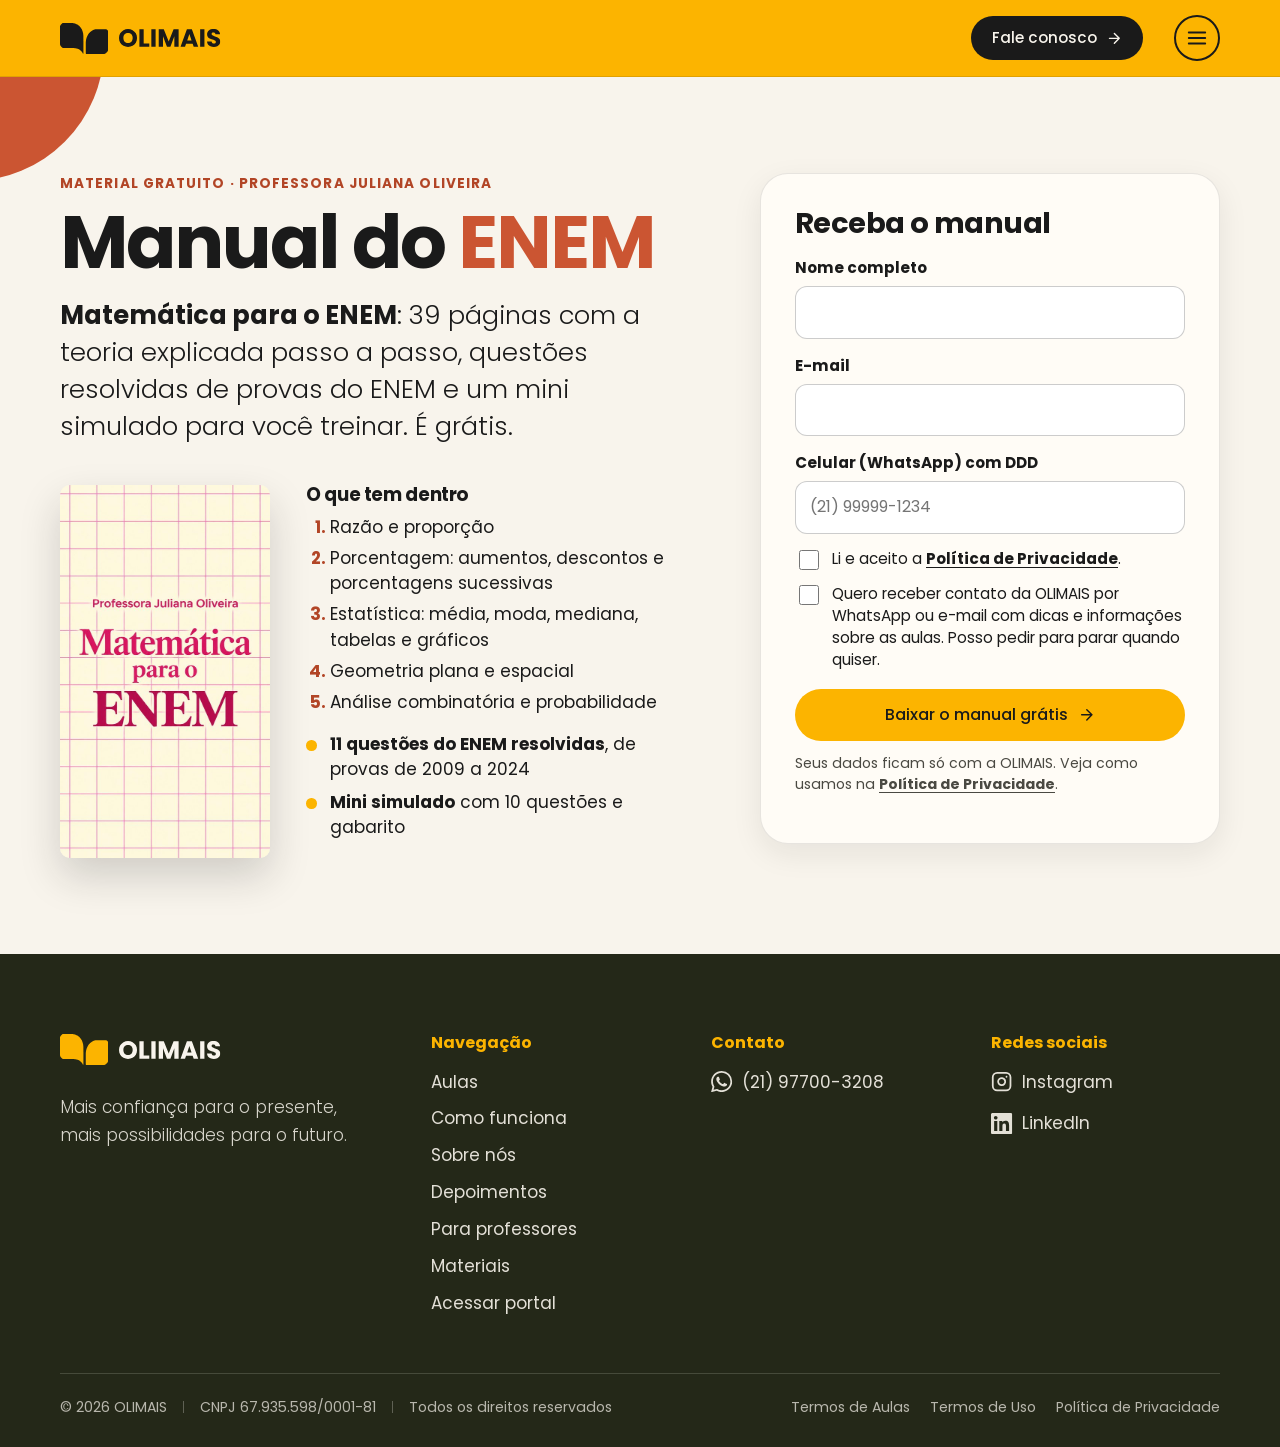
<file: manual-do-enem.html>
<!doctype html>
<html lang="pt-BR">
<head>
  <meta charset="utf-8">
  <meta name="viewport" content="width=device-width, initial-scale=1">
  <script>document.documentElement.classList.add('js');</script>

  <title>Manual do ENEM grátis | OLIMAIS</title>
  <meta name="description" content="Baixe grátis o Manual do ENEM da OLIMAIS: Matemática para o ENEM, com teoria passo a passo, 11 questões resolvidas do ENEM e um mini simulado com gabarito.">
  <meta name="theme-color" content="#FCB400">
  <link rel="canonical" href="https://olimais.com.br/manual-do-enem.html">

  <link rel="icon" href="favicon.svg" type="image/svg+xml">
  <link rel="apple-touch-icon" href="img/apple-touch-icon.png">

  <meta property="og:type" content="website">
  <meta property="og:locale" content="pt_BR">
  <meta property="og:site_name" content="OLIMAIS">
  <meta property="og:title" content="Manual do ENEM grátis | OLIMAIS">
  <meta property="og:description" content="Baixe grátis o Manual do ENEM da OLIMAIS: Matemática para o ENEM, com teoria passo a passo, 11 questões resolvidas do ENEM e um mini simulado com gabarito.">
  <meta property="og:url" content="https://olimais.com.br/manual-do-enem.html">
  <meta property="og:image" content="https://olimais.com.br/img/og-olimais.jpg">
  <meta property="og:image:width" content="1200">
  <meta property="og:image:height" content="628">
  <meta name="twitter:card" content="summary_large_image">

  <link rel="preload" href="fonts/poppins-700.woff" as="font" type="font/woff" crossorigin>
  <link rel="preload" href="fonts/poppins-400.woff" as="font" type="font/woff" crossorigin>
  <link rel="stylesheet" href="css/style.css?v=20261101c">
</head>
<body>
<svg width="0" height="0" style="position:absolute" aria-hidden="true" focusable="false">
<symbol id="logo-mark" viewBox="290.23 528.12 855.36 550.64"><path fill="currentColor" d="M 326.757812 535.253906 L 304.484375 557.527344 L 293.792969 576.238281 L 290.226562 586.929688 L 290.226562 900.5625 L 291.121094 901.453125 L 291.121094 910.363281 L 294.683594 922.839844 L 302.703125 937.09375 L 314.285156 951.351562 L 323.195312 959.371094 L 333.886719 966.496094 L 342.796875 970.953125 L 349.035156 972.734375 L 354.378906 972.734375 L 355.269531 973.625 L 415.859375 973.625 L 416.75 972.734375 L 427.441406 972.734375 L 428.332031 973.625 L 442.589844 973.625 L 443.480469 972.734375 L 457.734375 972.734375 L 458.628906 973.625 L 545.054688 973.625 L 545.945312 974.515625 L 568.21875 976.296875 L 577.128906 978.972656 L 591.386719 980.753906 L 597.625 983.425781 L 606.535156 985.207031 L 634.152344 999.464844 L 659.992188 1019.066406 L 677.8125 1038.667969 L 687.613281 1053.816406 L 698.304688 1074.308594 L 700.089844 1076.089844 L 703.652344 1076.089844 L 705.433594 1071.636719 L 705.433594 1063.617188 L 706.324219 1062.726562 L 706.324219 846.210938 L 705.433594 845.320312 L 706.324219 823.046875 L 705.433594 822.15625 L 705.433594 754.4375 L 704.542969 753.546875 L 704.542969 741.964844 L 703.652344 741.074219 L 703.652344 733.054688 L 702.761719 732.164062 L 700.980469 711.671875 L 689.394531 668.902344 L 675.140625 635.9375 L 670.683594 630.589844 L 659.101562 610.988281 L 645.738281 594.058594 L 636.828125 586.929688 L 629.699219 578.914062 L 614.550781 568.21875 L 606.535156 561.09375 L 586.039062 549.507812 L 571.785156 544.164062 L 568.21875 541.488281 L 557.527344 537.035156 L 547.726562 535.253906 L 544.164062 533.472656 L 523.671875 530.796875 L 522.777344 529.90625 L 515.652344 529.90625 L 514.761719 529.015625 L 495.160156 529.015625 L 494.265625 528.125 L 344.578125 528.125 L 336.558594 529.90625 Z M 326.757812 535.253906 "/><path fill="currentColor" d="M 1125.984375 647.519531 L 1111.730469 639.5 L 1103.710938 637.71875 L 948.675781 637.71875 L 947.785156 638.609375 L 935.3125 638.609375 L 934.421875 639.5 L 919.273438 641.28125 L 889.871094 650.191406 L 864.03125 661.773438 L 832.847656 682.269531 L 805.226562 709.890625 L 789.1875 731.273438 L 767.804688 774.933594 L 759.785156 799.878906 L 758.894531 807.007812 L 756.222656 813.246094 L 751.765625 836.410156 L 750.875 849.777344 L 749.09375 856.902344 L 749.09375 867.597656 L 748.203125 868.488281 L 748.203125 1061.835938 L 749.09375 1062.726562 L 749.09375 1071.636719 L 749.984375 1074.308594 L 753.546875 1077.871094 L 756.222656 1078.761719 L 1026.195312 1078.761719 L 1027.085938 1077.871094 L 1052.925781 1078.761719 L 1053.816406 1077.871094 L 1079.652344 1077.871094 L 1086.78125 1076.089844 L 1097.472656 1069.851562 L 1108.167969 1060.941406 L 1131.332031 1036.886719 L 1136.679688 1029.757812 L 1142.914062 1018.175781 L 1145.589844 1006.59375 L 1145.589844 676.03125 L 1140.242188 662.667969 Z M 1125.984375 647.519531 "/></symbol>
<symbol id="logo-word" viewBox="6.75 58.2 705.41 125.33"><g fill="currentColor"><g><g><g transform="translate(0.999982, 182.308494)"><g><path d="M 68.671875 1.21875 C 57.171875 1.21875 46.625 -1.453125 37.03125 -6.796875 C 27.445312 -12.140625 19.835938 -19.601562 14.203125 -29.1875 C 8.566406 -38.78125 5.75 -49.5625 5.75 -61.53125 C 5.75 -73.5 8.566406 -84.25 14.203125 -93.78125 C 19.835938 -103.3125 27.445312 -110.75 37.03125 -116.09375 C 46.625 -121.4375 57.171875 -124.109375 68.671875 -124.109375 C 80.179688 -124.109375 90.726562 -121.4375 100.3125 -116.09375 C 109.90625 -110.75 117.457031 -103.3125 122.96875 -93.78125 C 128.488281 -84.25 131.25 -73.5 131.25 -61.53125 C 131.25 -49.5625 128.457031 -38.78125 122.875 -29.1875 C 117.300781 -19.601562 109.75 -12.140625 100.21875 -6.796875 C 90.695312 -1.453125 80.179688 1.21875 68.671875 1.21875 Z M 68.671875 -25.96875 C 78.441406 -25.96875 86.257812 -29.222656 92.125 -35.734375 C 97.988281 -42.242188 100.921875 -50.84375 100.921875 -61.53125 C 100.921875 -72.34375 97.988281 -80.972656 92.125 -87.421875 C 86.257812 -93.867188 78.441406 -97.09375 68.671875 -97.09375 C 58.796875 -97.09375 50.921875 -93.894531 45.046875 -87.5 C 39.179688 -81.113281 36.25 -72.457031 36.25 -61.53125 C 36.25 -50.726562 39.179688 -42.097656 45.046875 -35.640625 C 50.921875 -29.191406 58.796875 -25.96875 68.671875 -25.96875 Z M 68.671875 -25.96875 " /></g></g></g><g><g transform="translate(138.003538, 182.308494)"><g><path d="M 40.609375 -23.015625 L 79.65625 -23.015625 L 79.65625 0 L 10.8125 0 L 10.8125 -122.375 L 40.609375 -122.375 Z M 40.609375 -23.015625 " /></g></g></g><g><g transform="translate(221.146917, 182.308494)"><g><path d="M 40.609375 -122.375 L 40.609375 0 L 10.8125 0 L 10.8125 -122.375 Z M 40.609375 -122.375 " /></g></g></g><g><g transform="translate(272.566821, 182.308494)"><g><path d="M 149.390625 -122.375 L 149.390625 0 L 119.578125 0 L 119.578125 -73.390625 L 92.21875 0 L 68.15625 0 L 40.609375 -73.5625 L 40.609375 0 L 10.8125 0 L 10.8125 -122.375 L 46.015625 -122.375 L 80.359375 -37.65625 L 114.34375 -122.375 Z M 149.390625 -122.375 " /></g></g></g><g><g transform="translate(432.578602, 182.308494)"><g><path d="M 86.984375 -21.609375 L 41.3125 -21.609375 L 33.984375 0 L 2.78125 0 L 47.0625 -122.375 L 81.578125 -122.375 L 125.859375 0 L 94.296875 0 Z M 79.3125 -44.625 L 64.140625 -89.421875 L 49.15625 -44.625 Z M 79.3125 -44.625 " /></g></g></g><g><g transform="translate(561.041198, 182.308494)"><g><path d="M 40.609375 -122.375 L 40.609375 0 L 10.8125 0 L 10.8125 -122.375 Z M 40.609375 -122.375 " /></g></g></g><g><g transform="translate(612.461121, 182.308494)"><g><path d="M 55.078125 1.21875 C 46.128906 1.21875 38.109375 -0.234375 31.015625 -3.140625 C 23.929688 -6.046875 18.269531 -10.34375 14.03125 -16.03125 C 9.789062 -21.726562 7.554688 -28.585938 7.328125 -36.609375 L 39.046875 -36.609375 C 39.515625 -32.078125 41.082031 -28.617188 43.75 -26.234375 C 46.425781 -23.847656 49.914062 -22.65625 54.21875 -22.65625 C 58.625 -22.65625 62.101562 -23.671875 64.65625 -25.703125 C 67.21875 -27.742188 68.5 -30.566406 68.5 -34.171875 C 68.5 -37.191406 67.484375 -39.6875 65.453125 -41.65625 C 63.421875 -43.632812 60.921875 -45.257812 57.953125 -46.53125 C 54.992188 -47.8125 50.785156 -49.269531 45.328125 -50.90625 C 37.421875 -53.34375 30.96875 -55.78125 25.96875 -58.21875 C 20.976562 -60.65625 16.679688 -64.253906 13.078125 -69.015625 C 9.472656 -73.785156 7.671875 -80.003906 7.671875 -87.671875 C 7.671875 -99.066406 11.796875 -107.988281 20.046875 -114.4375 C 28.296875 -120.882812 39.046875 -124.109375 52.296875 -124.109375 C 65.773438 -124.109375 76.640625 -120.882812 84.890625 -114.4375 C 93.140625 -107.988281 97.554688 -99.007812 98.140625 -87.5 L 65.890625 -87.5 C 65.660156 -91.457031 64.207031 -94.566406 61.53125 -96.828125 C 58.851562 -99.097656 55.425781 -100.234375 51.25 -100.234375 C 47.644531 -100.234375 44.738281 -99.273438 42.53125 -97.359375 C 40.320312 -95.441406 39.21875 -92.679688 39.21875 -89.078125 C 39.21875 -85.117188 41.078125 -82.035156 44.796875 -79.828125 C 48.515625 -77.617188 54.328125 -75.238281 62.234375 -72.6875 C 70.128906 -70.007812 76.546875 -67.453125 81.484375 -65.015625 C 86.429688 -62.578125 90.703125 -59.03125 94.296875 -54.375 C 97.898438 -49.726562 99.703125 -43.75 99.703125 -36.4375 C 99.703125 -29.457031 97.929688 -23.117188 94.390625 -17.421875 C 90.847656 -11.734375 85.707031 -7.203125 78.96875 -3.828125 C 72.226562 -0.460938 64.265625 1.21875 55.078125 1.21875 Z M 55.078125 1.21875 " /></g></g></g></g></g></symbol>
</svg>

<svg width="0" height="0" style="position:absolute" aria-hidden="true" focusable="false">
  <symbol id="i-arrow" viewBox="0 0 24 24"><path d="M5 12h14M12 5l7 7-7 7"/></symbol>
  <symbol id="i-laptop" viewBox="0 0 24 24"><rect x="4" y="5" width="16" height="11" rx="2"/><path d="M2 20h20"/></symbol>
  <symbol id="i-home" viewBox="0 0 24 24"><path d="M3 9l9-7 9 7v11a2 2 0 0 1-2 2H5a2 2 0 0 1-2-2z"/><path d="M9 22V12h6v10"/></symbol>
  <symbol id="i-book" viewBox="0 0 24 24"><path d="M2 3h6a4 4 0 0 1 4 4v14a3 3 0 0 0-3-3H2z"/><path d="M22 3h-6a4 4 0 0 0-4 4v14a3 3 0 0 1 3-3h7z"/></symbol>
  <symbol id="i-chat" viewBox="0 0 24 24"><path d="M21 11.5a8.38 8.38 0 0 1-.9 3.8 8.5 8.5 0 0 1-7.6 4.7 8.38 8.38 0 0 1-3.8-.9L3 21l1.9-5.7a8.38 8.38 0 0 1-.9-3.8 8.5 8.5 0 0 1 4.7-7.6 8.38 8.38 0 0 1 3.8-.9h.5a8.48 8.48 0 0 1 8 8v.5z"/></symbol>
  <symbol id="i-calendar" viewBox="0 0 24 24"><rect x="3" y="4" width="18" height="18" rx="2"/><path d="M16 2v4M8 2v4M3 10h18"/></symbol>
  <symbol id="i-check" viewBox="0 0 24 24"><path d="M22 11.08V12a10 10 0 1 1-5.93-9.14"/><path d="M22 4 12 14.01l-3-3"/></symbol>
  <symbol id="i-instagram" viewBox="0 0 24 24"><rect x="2" y="2" width="20" height="20" rx="5"/><path d="M16 11.37A4 4 0 1 1 12.63 8 4 4 0 0 1 16 11.37z"/><path d="M17.5 6.5h.01"/></symbol>
  <symbol id="i-whatsapp" viewBox="0 0 24 24"><path d="M17.472 14.382c-.297-.149-1.758-.867-2.03-.967-.273-.099-.471-.148-.67.15-.197.297-.767.966-.94 1.164-.173.199-.347.223-.644.075-.297-.15-1.255-.463-2.39-1.475-.883-.788-1.48-1.761-1.653-2.059-.173-.297-.018-.458.13-.606.134-.133.298-.347.446-.52.149-.174.198-.298.298-.497.099-.198.05-.371-.025-.52-.075-.149-.669-1.612-.916-2.207-.242-.579-.487-.5-.669-.51-.173-.008-.371-.01-.57-.01-.198 0-.52.074-.792.372-.272.297-1.04 1.016-1.04 2.479 0 1.462 1.065 2.875 1.213 3.074.149.198 2.096 3.2 5.077 4.487.709.306 1.262.489 1.694.625.712.227 1.36.195 1.871.118.571-.085 1.758-.719 2.006-1.413.248-.694.248-1.289.173-1.413-.074-.124-.272-.198-.57-.347m-5.421 7.403h-.004a9.87 9.87 0 01-5.031-1.378l-.361-.214-3.741.982.998-3.648-.235-.374a9.86 9.86 0 01-1.51-5.26c.001-5.45 4.436-9.884 9.888-9.884 2.64 0 5.122 1.03 6.988 2.898a9.825 9.825 0 012.893 6.994c-.003 5.45-4.437 9.884-9.885 9.884m8.413-18.297A11.815 11.815 0 0012.05 0C5.495 0 .16 5.335.157 11.892c0 2.096.547 4.142 1.588 5.945L.057 24l6.305-1.654a11.882 11.882 0 005.683 1.448h.005c6.554 0 11.89-5.335 11.893-11.893a11.821 11.821 0 00-3.48-8.413z"/></symbol>
  <symbol id="i-menu" viewBox="0 0 24 24"><path d="M3 6h18M3 12h18M3 18h18"/></symbol>
  <symbol id="i-close" viewBox="0 0 24 24"><path d="M18 6 6 18M6 6l12 12"/></symbol>
  <symbol id="i-left" viewBox="0 0 24 24"><path d="M15 18l-6-6 6-6"/></symbol>
  <symbol id="i-right" viewBox="0 0 24 24"><path d="M9 18l6-6-6-6"/></symbol>
  <symbol id="i-linkedin" viewBox="0 0 24 24"><path d="M20.447 20.452h-3.554v-5.569c0-1.328-.027-3.037-1.852-3.037-1.853 0-2.136 1.445-2.136 2.939v5.667H9.351V9h3.414v1.561h.046c.477-.9 1.637-1.85 3.37-1.85 3.601 0 4.267 2.37 4.267 5.455v6.286zM5.337 7.433c-1.144 0-2.063-.926-2.063-2.065 0-1.138.92-2.063 2.063-2.063 1.14 0 2.064.925 2.064 2.063 0 1.139-.925 2.065-2.064 2.065zm1.782 13.019H3.555V9h3.564v11.452zM22.225 0H1.771C.792 0 0 .774 0 1.729v20.542C0 23.227.792 24 1.771 24h20.451C23.2 24 24 23.227 24 22.271V1.729C24 .774 23.2 0 22.222 0h.003z"/></symbol>
  <symbol id="i-lock" viewBox="0 0 24 24"><rect x="3" y="11" width="18" height="11" rx="2"/><path d="M7 11V7a5 5 0 0 1 10 0v4"/></symbol>
</svg>

<a class="skip-link" href="#conteudo">Ir para o conteúdo</a>

<header class="site-header" id="topo">
  <div class="wrap site-header__bar">
    <a class="brand" href="index.html" aria-label="OLIMAIS, voltar ao início">
      <svg class="brand__mark" viewBox="0 0 855.36 550.64" aria-hidden="true"><use href="#logo-mark"/></svg>
      <svg class="brand__word" viewBox="0 0 705.41 125.33" aria-hidden="true"><use href="#logo-word"/></svg>
    </a>

    <nav class="site-nav" id="menu" aria-label="Principal">
      <ul class="site-nav__list">
        <li><a href="index.html#aulas">Aulas</a></li>
        <li><a href="index.html#sobre">Sobre nós</a></li>
        <li><a href="index.html#depoimentos">Depoimentos</a></li>
        <li><a href="materiais.html" aria-current="page">Materiais</a></li>
        <li><a href="professores.html">Para professores</a></li>
      </ul>
      <div class="site-nav__social">
        <a class="icon-link" href="https://www.instagram.com/olimaisoficial/" target="_blank" rel="noopener" aria-label="Instagram da OLIMAIS"><svg class="ico" viewBox="0 0 24 24"><use href="#i-instagram"/></svg></a>
        <a class="icon-link" href="https://wa.me/5521977003208?text=Ol%C3%A1%21%20Vim%20pelo%20site%20da%20OLIMAIS%20e%20gostaria%20de%20saber%20mais%20sobre%20as%20aulas." target="_blank" rel="noopener" aria-label="WhatsApp da OLIMAIS"><svg class="ico ico--fill" viewBox="0 0 24 24"><use href="#i-whatsapp"/></svg></a>
        <a class="btn btn--ghost btn--sm" href="https://portal.olimais.com.br/"><svg class="ico" viewBox="0 0 24 24" aria-hidden="true"><use href="#i-lock"/></svg>Acessar portal</a>
      </div>
    </nav>

    <a class="btn btn--ink btn--sm site-header__cta" href="https://wa.me/5521977003208?text=Ol%C3%A1%21%20Vim%20pelo%20site%20da%20OLIMAIS%20e%20gostaria%20de%20saber%20mais%20sobre%20as%20aulas." target="_blank" rel="noopener">Fale conosco <svg class="ico" viewBox="0 0 24 24" aria-hidden="true"><use href="#i-arrow"/></svg></a>
    <button class="menu-btn" type="button" data-menu-btn aria-expanded="false" aria-controls="menu">
      <span class="sr-only">Abrir ou fechar o menu</span>
      <svg class="ico ico--open" viewBox="0 0 24 24" aria-hidden="true"><use href="#i-menu"/></svg>
      <svg class="ico ico--close" viewBox="0 0 24 24" aria-hidden="true"><use href="#i-close"/></svg>
    </button>
  </div>
</header>

<main id="conteudo">

  <!-- ============================ MANUAL DO ENEM (grátis, com cadastro) ============================
       O formulário envia os dados para o portal (portal.olimais.com.br/api/gratis/manual-enem), que guarda o cadastro
       e devolve o link de download. O PDF fica no portal (menu "Downloads (Manual)"), NUNCA neste repositório público.
       Textos desta página: pode editar à vontade. -->
  <section class="lm" aria-labelledby="titulo-manual">
    <div class="hero__sun" aria-hidden="true"></div>
    <div class="wrap lm__grid">
      <div class="lm__intro">
        <p class="lm__eyebrow">Material gratuito · Professora Juliana Oliveira</p>
        <h1 id="titulo-manual">Manual do <span class="hl">ENEM</span></h1>
        <p class="lead"><strong>Matemática para o ENEM</strong>: 39 páginas com a teoria explicada passo a passo, questões resolvidas de provas do ENEM e um mini simulado para você treinar. É grátis.</p>
        <div class="lm__book">
          <img class="lm__cover-img" src="img/manual-enem-capa.jpg" width="560" height="995" alt="Capa do material Matemática para o ENEM, da professora Juliana Oliveira" loading="eager">
          <div class="lm__toc">
            <h2 class="lm__toc-title">O que tem dentro</h2>
            <ol class="lm__topics">
              <li>Razão e proporção</li>
              <li>Porcentagem: aumentos, descontos e porcentagens sucessivas</li>
              <li>Estatística: média, moda, mediana, tabelas e gráficos</li>
              <li>Geometria plana e espacial</li>
              <li>Análise combinatória e probabilidade</li>
            </ol>
            <ul class="lm__extras">
              <li><strong>11 questões do ENEM resolvidas</strong>, de provas de 2009 a 2024</li>
              <li><strong>Mini simulado</strong> com 10 questões e gabarito</li>
            </ul>
          </div>
        </div>
      </div>

      <div class="lm__card" id="lm-card">
        <form id="lm-form" novalidate>
          <h2 class="lm__card-title">Receba o manual</h2>
          <div class="lm__field"><label for="lm-name">Nome completo</label>
            <input type="text" id="lm-name" name="name" autocomplete="name" maxlength="120" required></div>
          <div class="lm__field"><label for="lm-email">E-mail</label>
            <input type="email" id="lm-email" name="email" autocomplete="email" inputmode="email" maxlength="160" required></div>
          <div class="lm__field"><label for="lm-phone">Celular (WhatsApp) com DDD</label>
            <input type="tel" id="lm-phone" name="phone" autocomplete="tel" inputmode="tel" maxlength="20" placeholder="(21) 99999-1234" required></div>
          <div class="lm__hp" aria-hidden="true"><label for="lm-website">Não preencha este campo</label><input type="text" id="lm-website" name="website" tabindex="-1" autocomplete="off"></div>
          <label class="lm__check"><input type="checkbox" id="lm-privacy" required> <span>Li e aceito a <a href="privacidade.html" target="_blank" rel="noopener">Política de Privacidade</a>.</span></label>
          <label class="lm__check"><input type="checkbox" id="lm-contact"> <span>Quero receber contato da OLIMAIS por WhatsApp ou e-mail com dicas e informações sobre as aulas. Posso pedir para parar quando quiser.</span></label>
          <p class="lm__error" id="lm-error" role="alert" hidden></p>
          <button type="submit" class="btn btn--sun lm__submit" id="lm-submit">Baixar o manual grátis <svg class="ico" viewBox="0 0 24 24" aria-hidden="true"><use href="#i-arrow"/></svg></button>
          <p class="lm__small">Seus dados ficam só com a OLIMAIS. Veja como usamos na <a href="privacidade.html">Política de Privacidade</a>.</p>
        </form>
        <div id="lm-done" hidden>
          <h2 class="lm__card-title">Pronto! 🎉</h2>
          <p>O download do <strong>Manual do ENEM</strong> deve ter começado. Se não começou, use o botão abaixo.</p>
          <p><a class="btn btn--ink lm__submit" id="lm-again" href="#">Baixar o manual</a></p>
          <p class="lm__small" id="lm-info"></p>
          <p class="lm__small">Quer ajuda para estudar? A OLIMAIS tem aulas particulares online, para todo o Brasil, e presenciais no Rio de Janeiro. <a href="https://wa.me/5521977003208?text=Ol%C3%A1%21%20Vim%20pelo%20site%20da%20OLIMAIS%20e%20gostaria%20de%20saber%20mais%20sobre%20as%20aulas." target="_blank" rel="noopener">Fale com a gente no WhatsApp</a>.</p>
        </div>
        <div id="lm-off" hidden>
          <h2 class="lm__card-title">Volta já!</h2>
          <p>O download do manual está indisponível no momento. Fale com a gente pelo <a href="https://wa.me/5521977003208?text=Ol%C3%A1%21%20Vim%20pelo%20site%20da%20OLIMAIS%20e%20gostaria%20de%20saber%20mais%20sobre%20as%20aulas." target="_blank" rel="noopener">WhatsApp (21) 97700-3208</a>.</p>
        </div>
      </div>
    </div>
  </section>

</main>

<footer class="site-footer">
  <div class="wrap">
    <div class="site-footer__grid">
      <div>
        <a class="brand" href="index.html" aria-label="OLIMAIS, voltar ao início">
          <svg class="brand__mark" viewBox="0 0 855.36 550.64" aria-hidden="true"><use href="#logo-mark"/></svg>
          <svg class="brand__word" viewBox="0 0 705.41 125.33" aria-hidden="true"><use href="#logo-word"/></svg>
        </a>
        <p class="site-footer__tag">Mais confiança para o presente, mais possibilidades para o futuro.</p>
      </div>
      <nav aria-labelledby="rodape-nav">
        <h2 id="rodape-nav">Navegação</h2>
        <ul>
          <li><a href="index.html#aulas">Aulas</a></li>
          <li><a href="index.html#como-funciona">Como funciona</a></li>
          <li><a href="index.html#sobre">Sobre nós</a></li>
          <li><a href="index.html#depoimentos">Depoimentos</a></li>
          <li><a href="professores.html">Para professores</a></li>
          <li><a href="materiais.html">Materiais</a></li>
          <li><a href="https://portal.olimais.com.br/">Acessar portal</a></li>
        </ul>
      </nav>
      <div>
        <h2>Contato</h2>
        <ul>
          <li><a class="footer-link" href="https://wa.me/5521977003208?text=Ol%C3%A1%21%20Vim%20pelo%20site%20da%20OLIMAIS%20e%20gostaria%20de%20saber%20mais%20sobre%20as%20aulas." target="_blank" rel="noopener"><svg class="ico ico--fill" viewBox="0 0 24 24" aria-hidden="true"><use href="#i-whatsapp"/></svg>(21) 97700-3208</a></li>
        </ul>
      </div>
      <div>
        <h2>Redes sociais</h2>
        <ul>
          <li><a class="footer-link" href="https://www.instagram.com/olimaisoficial/" target="_blank" rel="noopener"><svg class="ico" viewBox="0 0 24 24" aria-hidden="true"><use href="#i-instagram"/></svg>Instagram</a></li>
          <li><a class="footer-link" href="https://www.linkedin.com/company/olimais/" target="_blank" rel="noopener"><svg class="ico ico--fill" viewBox="0 0 24 24" aria-hidden="true"><use href="#i-linkedin"/></svg>LinkedIn</a></li>
        </ul>
      </div>
    </div>
    <div class="site-footer__legal">
      <div class="legal-list">
        <span>© <span id="ano">2026</span> OLIMAIS</span>
        <span>CNPJ 67.935.598/0001-81</span>
        <span>Todos os direitos reservados</span>
      </div>
      <div class="legal-links">
        <a href="termos-de-aula.html">Termos de Aulas</a>
        <a href="termos-de-uso.html">Termos de Uso</a>
        <a href="privacidade.html">Política de Privacidade</a>
      </div>
    </div>
  </div>
</footer>

<script src="js/main.js?v=20261101c" defer></script>
<script>
(function () {
  var API = 'https://portal.olimais.com.br/api/gratis/manual-enem';
  var form = document.getElementById('lm-form');
  if (!form || !window.fetch) return;
  var err = document.getElementById('lm-error');
  var btn = document.getElementById('lm-submit');
  function show(id) { ['lm-form', 'lm-done', 'lm-off'].forEach(function (x) { document.getElementById(x).hidden = x !== id; }); }
  function fail(msg) { err.textContent = msg; err.hidden = false; }
  // De onde a pessoa veio: ?origem=instagram (links divulgados), utm_source, ou o site anterior.
  function source() {
    var q = new URLSearchParams(location.search);
    var s = q.get('origem') || q.get('utm_source');
    if (s) return s;
    var host = '';
    try { host = document.referrer ? new URL(document.referrer).hostname : ''; } catch (e) { host = ''; }
    if (!host) return 'direto';
    var known = [['instagram', 'instagram'], ['facebook', 'facebook'], ['fb.', 'facebook'], ['google', 'google'], ['whatsapp', 'whatsapp'], ['wa.me', 'whatsapp'],
      ['youtube', 'youtube'], ['tiktok', 'tiktok'], ['linkedin', 'linkedin'], ['bing', 'bing'], ['olimais.com.br', 'site']];
    for (var i = 0; i < known.length; i++) if (host.indexOf(known[i][0]) !== -1) return known[i][1];
    return host.replace(/^www\./, '');
  }
  fetch(API, { method: 'GET', credentials: 'omit' }).then(function (r) { return r.ok ? r.json() : null; })
    .then(function (d) { if (d && d.available === false) show('lm-off'); }).catch(function () { /* tenta no envio */ });
  form.addEventListener('submit', function (e) {
    e.preventDefault();
    err.hidden = true;
    var name = document.getElementById('lm-name').value.replace(/\s+/g, ' ').trim();
    var email = document.getElementById('lm-email').value.trim();
    var phone = document.getElementById('lm-phone').value.trim();
    if (name.split(' ').length < 2) return fail('Informe o seu nome completo (nome e sobrenome).');
    if (!/^[^\s@]+@[^\s@]+\.[^\s@]{2,}$/.test(email)) return fail('Confira o e-mail: ele parece incompleto.');
    if (phone.replace(/\D/g, '').length < 10) return fail('Informe o celular com DDD, por exemplo (21) 99999-1234.');
    if (!document.getElementById('lm-privacy').checked) return fail('Para baixar, aceite a Política de Privacidade.');
    btn.disabled = true;
    var payload = { name: name, email: email, phone: phone, privacy: true, contact: document.getElementById('lm-contact').checked,
      source: source(), website: document.getElementById('lm-website').value };
    fetch(API, { method: 'POST', credentials: 'omit', headers: { 'Content-Type': 'text/plain;charset=UTF-8' }, body: JSON.stringify(payload) })
      .then(function (r) { return r.json().then(function (d) { return { ok: r.ok, d: d }; }, function () { return { ok: false, d: {} }; }); })
      .then(function (res) {
        if (!res.ok) { fail((res.d && res.d.error) || 'Não foi possível enviar agora. Tente de novo em instantes.'); btn.disabled = false; return; }
        var url = res.d.download_url;
        document.getElementById('lm-again').href = url;
        document.getElementById('lm-info').textContent = 'O link vale por ' + res.d.link_days + ' dias e permite até ' + res.d.max_downloads + ' downloads.'
          + (res.d.email_sent ? ' Também enviamos o link para o seu e-mail (confira o spam).' : '');
        show('lm-done');
        window.location.href = url;
      })
      .catch(function () { fail('Não foi possível enviar agora. Confira a internet e tente de novo.'); btn.disabled = false; });
  });
})();
</script>
</body>
</html>
</file>
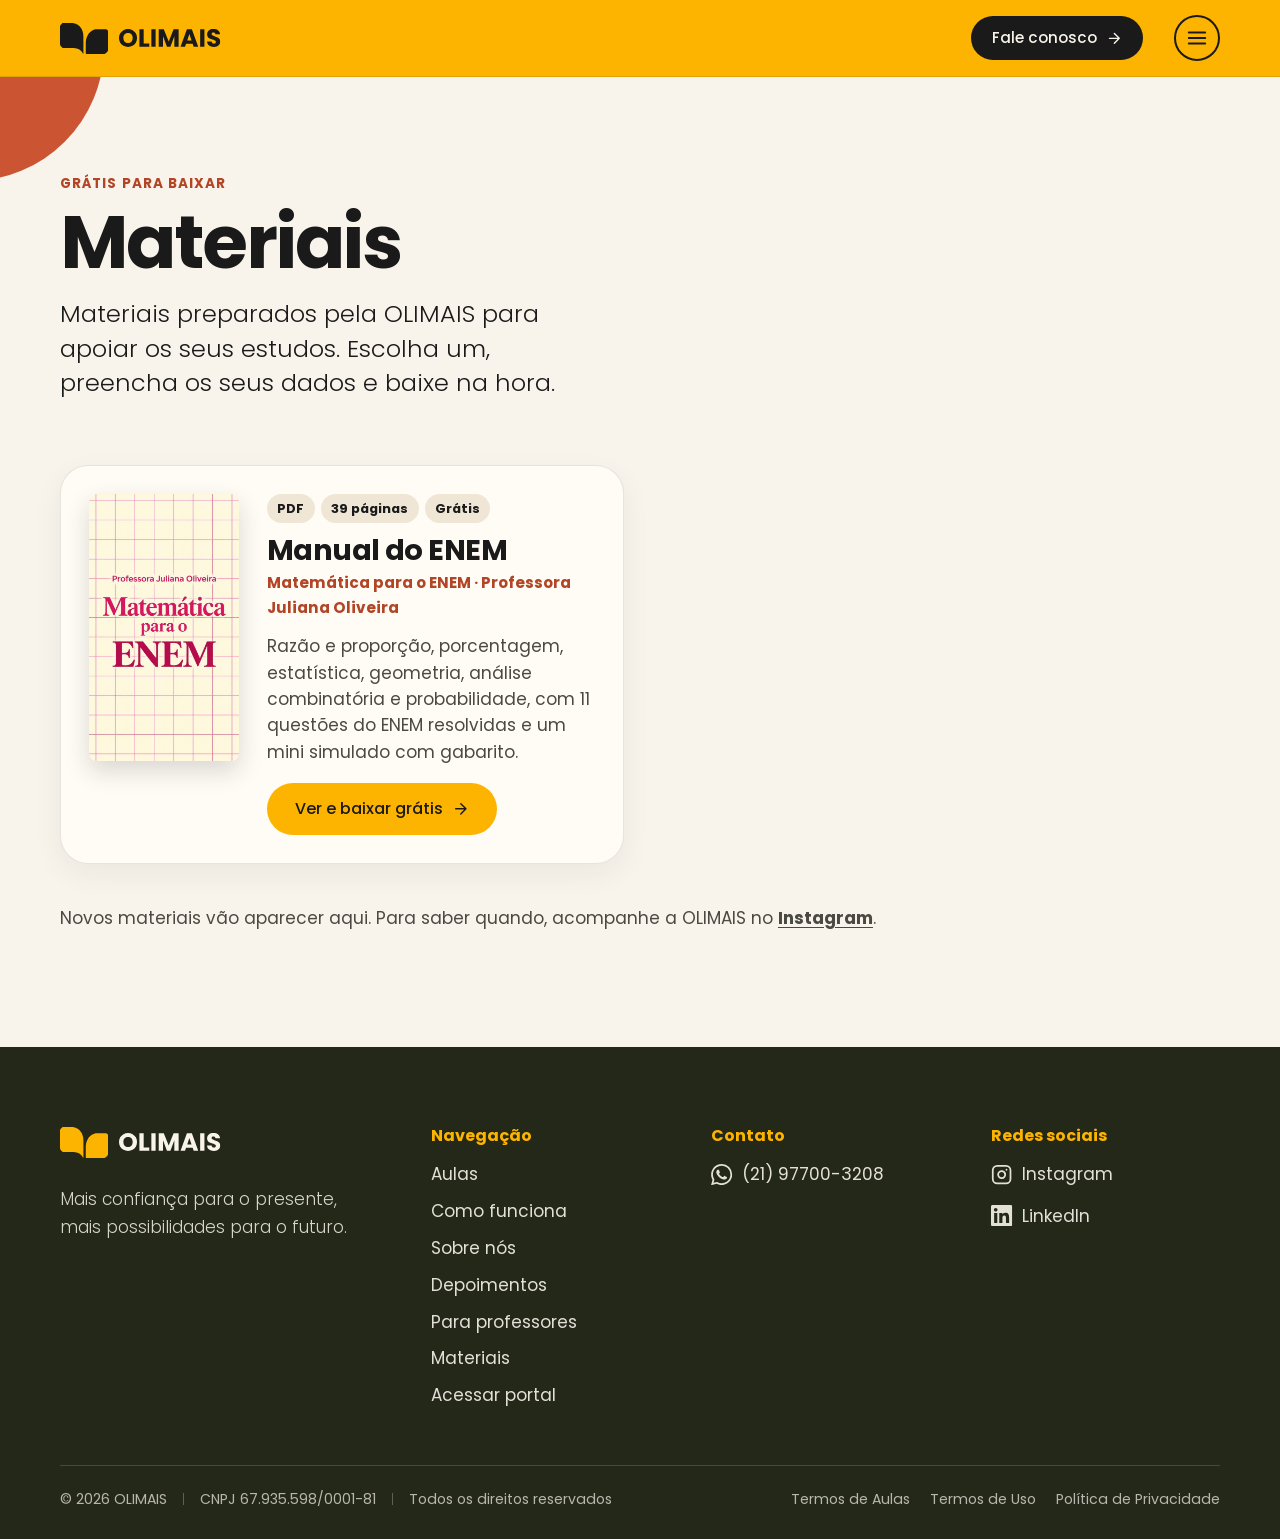
<file: materiais.html>
<!doctype html>
<html lang="pt-BR">
<head>
  <meta charset="utf-8">
  <meta name="viewport" content="width=device-width, initial-scale=1">
  <script>document.documentElement.classList.add('js');</script>

  <title>Materiais gratuitos | OLIMAIS</title>
  <meta name="description" content="Materiais gratuitos da OLIMAIS para os seus estudos, como o Manual do ENEM (Matemática para o ENEM).">
  <meta name="theme-color" content="#FCB400">
  <link rel="canonical" href="https://olimais.com.br/materiais.html">

  <link rel="icon" href="favicon.svg" type="image/svg+xml">
  <link rel="apple-touch-icon" href="img/apple-touch-icon.png">

  <meta property="og:type" content="website">
  <meta property="og:locale" content="pt_BR">
  <meta property="og:site_name" content="OLIMAIS">
  <meta property="og:title" content="Materiais gratuitos | OLIMAIS">
  <meta property="og:description" content="Materiais gratuitos da OLIMAIS para os seus estudos, como o Manual do ENEM (Matemática para o ENEM).">
  <meta property="og:url" content="https://olimais.com.br/materiais.html">
  <meta property="og:image" content="https://olimais.com.br/img/og-olimais.jpg">
  <meta property="og:image:width" content="1200">
  <meta property="og:image:height" content="628">
  <meta name="twitter:card" content="summary_large_image">

  <link rel="preload" href="fonts/poppins-700.woff" as="font" type="font/woff" crossorigin>
  <link rel="preload" href="fonts/poppins-400.woff" as="font" type="font/woff" crossorigin>
  <link rel="stylesheet" href="css/style.css?v=20261101c">
</head>
<body>
<svg width="0" height="0" style="position:absolute" aria-hidden="true" focusable="false">
<symbol id="logo-mark" viewBox="290.23 528.12 855.36 550.64"><path fill="currentColor" d="M 326.757812 535.253906 L 304.484375 557.527344 L 293.792969 576.238281 L 290.226562 586.929688 L 290.226562 900.5625 L 291.121094 901.453125 L 291.121094 910.363281 L 294.683594 922.839844 L 302.703125 937.09375 L 314.285156 951.351562 L 323.195312 959.371094 L 333.886719 966.496094 L 342.796875 970.953125 L 349.035156 972.734375 L 354.378906 972.734375 L 355.269531 973.625 L 415.859375 973.625 L 416.75 972.734375 L 427.441406 972.734375 L 428.332031 973.625 L 442.589844 973.625 L 443.480469 972.734375 L 457.734375 972.734375 L 458.628906 973.625 L 545.054688 973.625 L 545.945312 974.515625 L 568.21875 976.296875 L 577.128906 978.972656 L 591.386719 980.753906 L 597.625 983.425781 L 606.535156 985.207031 L 634.152344 999.464844 L 659.992188 1019.066406 L 677.8125 1038.667969 L 687.613281 1053.816406 L 698.304688 1074.308594 L 700.089844 1076.089844 L 703.652344 1076.089844 L 705.433594 1071.636719 L 705.433594 1063.617188 L 706.324219 1062.726562 L 706.324219 846.210938 L 705.433594 845.320312 L 706.324219 823.046875 L 705.433594 822.15625 L 705.433594 754.4375 L 704.542969 753.546875 L 704.542969 741.964844 L 703.652344 741.074219 L 703.652344 733.054688 L 702.761719 732.164062 L 700.980469 711.671875 L 689.394531 668.902344 L 675.140625 635.9375 L 670.683594 630.589844 L 659.101562 610.988281 L 645.738281 594.058594 L 636.828125 586.929688 L 629.699219 578.914062 L 614.550781 568.21875 L 606.535156 561.09375 L 586.039062 549.507812 L 571.785156 544.164062 L 568.21875 541.488281 L 557.527344 537.035156 L 547.726562 535.253906 L 544.164062 533.472656 L 523.671875 530.796875 L 522.777344 529.90625 L 515.652344 529.90625 L 514.761719 529.015625 L 495.160156 529.015625 L 494.265625 528.125 L 344.578125 528.125 L 336.558594 529.90625 Z M 326.757812 535.253906 "/><path fill="currentColor" d="M 1125.984375 647.519531 L 1111.730469 639.5 L 1103.710938 637.71875 L 948.675781 637.71875 L 947.785156 638.609375 L 935.3125 638.609375 L 934.421875 639.5 L 919.273438 641.28125 L 889.871094 650.191406 L 864.03125 661.773438 L 832.847656 682.269531 L 805.226562 709.890625 L 789.1875 731.273438 L 767.804688 774.933594 L 759.785156 799.878906 L 758.894531 807.007812 L 756.222656 813.246094 L 751.765625 836.410156 L 750.875 849.777344 L 749.09375 856.902344 L 749.09375 867.597656 L 748.203125 868.488281 L 748.203125 1061.835938 L 749.09375 1062.726562 L 749.09375 1071.636719 L 749.984375 1074.308594 L 753.546875 1077.871094 L 756.222656 1078.761719 L 1026.195312 1078.761719 L 1027.085938 1077.871094 L 1052.925781 1078.761719 L 1053.816406 1077.871094 L 1079.652344 1077.871094 L 1086.78125 1076.089844 L 1097.472656 1069.851562 L 1108.167969 1060.941406 L 1131.332031 1036.886719 L 1136.679688 1029.757812 L 1142.914062 1018.175781 L 1145.589844 1006.59375 L 1145.589844 676.03125 L 1140.242188 662.667969 Z M 1125.984375 647.519531 "/></symbol>
<symbol id="logo-word" viewBox="6.75 58.2 705.41 125.33"><g fill="currentColor"><g><g><g transform="translate(0.999982, 182.308494)"><g><path d="M 68.671875 1.21875 C 57.171875 1.21875 46.625 -1.453125 37.03125 -6.796875 C 27.445312 -12.140625 19.835938 -19.601562 14.203125 -29.1875 C 8.566406 -38.78125 5.75 -49.5625 5.75 -61.53125 C 5.75 -73.5 8.566406 -84.25 14.203125 -93.78125 C 19.835938 -103.3125 27.445312 -110.75 37.03125 -116.09375 C 46.625 -121.4375 57.171875 -124.109375 68.671875 -124.109375 C 80.179688 -124.109375 90.726562 -121.4375 100.3125 -116.09375 C 109.90625 -110.75 117.457031 -103.3125 122.96875 -93.78125 C 128.488281 -84.25 131.25 -73.5 131.25 -61.53125 C 131.25 -49.5625 128.457031 -38.78125 122.875 -29.1875 C 117.300781 -19.601562 109.75 -12.140625 100.21875 -6.796875 C 90.695312 -1.453125 80.179688 1.21875 68.671875 1.21875 Z M 68.671875 -25.96875 C 78.441406 -25.96875 86.257812 -29.222656 92.125 -35.734375 C 97.988281 -42.242188 100.921875 -50.84375 100.921875 -61.53125 C 100.921875 -72.34375 97.988281 -80.972656 92.125 -87.421875 C 86.257812 -93.867188 78.441406 -97.09375 68.671875 -97.09375 C 58.796875 -97.09375 50.921875 -93.894531 45.046875 -87.5 C 39.179688 -81.113281 36.25 -72.457031 36.25 -61.53125 C 36.25 -50.726562 39.179688 -42.097656 45.046875 -35.640625 C 50.921875 -29.191406 58.796875 -25.96875 68.671875 -25.96875 Z M 68.671875 -25.96875 " /></g></g></g><g><g transform="translate(138.003538, 182.308494)"><g><path d="M 40.609375 -23.015625 L 79.65625 -23.015625 L 79.65625 0 L 10.8125 0 L 10.8125 -122.375 L 40.609375 -122.375 Z M 40.609375 -23.015625 " /></g></g></g><g><g transform="translate(221.146917, 182.308494)"><g><path d="M 40.609375 -122.375 L 40.609375 0 L 10.8125 0 L 10.8125 -122.375 Z M 40.609375 -122.375 " /></g></g></g><g><g transform="translate(272.566821, 182.308494)"><g><path d="M 149.390625 -122.375 L 149.390625 0 L 119.578125 0 L 119.578125 -73.390625 L 92.21875 0 L 68.15625 0 L 40.609375 -73.5625 L 40.609375 0 L 10.8125 0 L 10.8125 -122.375 L 46.015625 -122.375 L 80.359375 -37.65625 L 114.34375 -122.375 Z M 149.390625 -122.375 " /></g></g></g><g><g transform="translate(432.578602, 182.308494)"><g><path d="M 86.984375 -21.609375 L 41.3125 -21.609375 L 33.984375 0 L 2.78125 0 L 47.0625 -122.375 L 81.578125 -122.375 L 125.859375 0 L 94.296875 0 Z M 79.3125 -44.625 L 64.140625 -89.421875 L 49.15625 -44.625 Z M 79.3125 -44.625 " /></g></g></g><g><g transform="translate(561.041198, 182.308494)"><g><path d="M 40.609375 -122.375 L 40.609375 0 L 10.8125 0 L 10.8125 -122.375 Z M 40.609375 -122.375 " /></g></g></g><g><g transform="translate(612.461121, 182.308494)"><g><path d="M 55.078125 1.21875 C 46.128906 1.21875 38.109375 -0.234375 31.015625 -3.140625 C 23.929688 -6.046875 18.269531 -10.34375 14.03125 -16.03125 C 9.789062 -21.726562 7.554688 -28.585938 7.328125 -36.609375 L 39.046875 -36.609375 C 39.515625 -32.078125 41.082031 -28.617188 43.75 -26.234375 C 46.425781 -23.847656 49.914062 -22.65625 54.21875 -22.65625 C 58.625 -22.65625 62.101562 -23.671875 64.65625 -25.703125 C 67.21875 -27.742188 68.5 -30.566406 68.5 -34.171875 C 68.5 -37.191406 67.484375 -39.6875 65.453125 -41.65625 C 63.421875 -43.632812 60.921875 -45.257812 57.953125 -46.53125 C 54.992188 -47.8125 50.785156 -49.269531 45.328125 -50.90625 C 37.421875 -53.34375 30.96875 -55.78125 25.96875 -58.21875 C 20.976562 -60.65625 16.679688 -64.253906 13.078125 -69.015625 C 9.472656 -73.785156 7.671875 -80.003906 7.671875 -87.671875 C 7.671875 -99.066406 11.796875 -107.988281 20.046875 -114.4375 C 28.296875 -120.882812 39.046875 -124.109375 52.296875 -124.109375 C 65.773438 -124.109375 76.640625 -120.882812 84.890625 -114.4375 C 93.140625 -107.988281 97.554688 -99.007812 98.140625 -87.5 L 65.890625 -87.5 C 65.660156 -91.457031 64.207031 -94.566406 61.53125 -96.828125 C 58.851562 -99.097656 55.425781 -100.234375 51.25 -100.234375 C 47.644531 -100.234375 44.738281 -99.273438 42.53125 -97.359375 C 40.320312 -95.441406 39.21875 -92.679688 39.21875 -89.078125 C 39.21875 -85.117188 41.078125 -82.035156 44.796875 -79.828125 C 48.515625 -77.617188 54.328125 -75.238281 62.234375 -72.6875 C 70.128906 -70.007812 76.546875 -67.453125 81.484375 -65.015625 C 86.429688 -62.578125 90.703125 -59.03125 94.296875 -54.375 C 97.898438 -49.726562 99.703125 -43.75 99.703125 -36.4375 C 99.703125 -29.457031 97.929688 -23.117188 94.390625 -17.421875 C 90.847656 -11.734375 85.707031 -7.203125 78.96875 -3.828125 C 72.226562 -0.460938 64.265625 1.21875 55.078125 1.21875 Z M 55.078125 1.21875 " /></g></g></g></g></g></symbol>
</svg>

<svg width="0" height="0" style="position:absolute" aria-hidden="true" focusable="false">
  <symbol id="i-arrow" viewBox="0 0 24 24"><path d="M5 12h14M12 5l7 7-7 7"/></symbol>
  <symbol id="i-laptop" viewBox="0 0 24 24"><rect x="4" y="5" width="16" height="11" rx="2"/><path d="M2 20h20"/></symbol>
  <symbol id="i-home" viewBox="0 0 24 24"><path d="M3 9l9-7 9 7v11a2 2 0 0 1-2 2H5a2 2 0 0 1-2-2z"/><path d="M9 22V12h6v10"/></symbol>
  <symbol id="i-book" viewBox="0 0 24 24"><path d="M2 3h6a4 4 0 0 1 4 4v14a3 3 0 0 0-3-3H2z"/><path d="M22 3h-6a4 4 0 0 0-4 4v14a3 3 0 0 1 3-3h7z"/></symbol>
  <symbol id="i-chat" viewBox="0 0 24 24"><path d="M21 11.5a8.38 8.38 0 0 1-.9 3.8 8.5 8.5 0 0 1-7.6 4.7 8.38 8.38 0 0 1-3.8-.9L3 21l1.9-5.7a8.38 8.38 0 0 1-.9-3.8 8.5 8.5 0 0 1 4.7-7.6 8.38 8.38 0 0 1 3.8-.9h.5a8.48 8.48 0 0 1 8 8v.5z"/></symbol>
  <symbol id="i-calendar" viewBox="0 0 24 24"><rect x="3" y="4" width="18" height="18" rx="2"/><path d="M16 2v4M8 2v4M3 10h18"/></symbol>
  <symbol id="i-check" viewBox="0 0 24 24"><path d="M22 11.08V12a10 10 0 1 1-5.93-9.14"/><path d="M22 4 12 14.01l-3-3"/></symbol>
  <symbol id="i-instagram" viewBox="0 0 24 24"><rect x="2" y="2" width="20" height="20" rx="5"/><path d="M16 11.37A4 4 0 1 1 12.63 8 4 4 0 0 1 16 11.37z"/><path d="M17.5 6.5h.01"/></symbol>
  <symbol id="i-whatsapp" viewBox="0 0 24 24"><path d="M17.472 14.382c-.297-.149-1.758-.867-2.03-.967-.273-.099-.471-.148-.67.15-.197.297-.767.966-.94 1.164-.173.199-.347.223-.644.075-.297-.15-1.255-.463-2.39-1.475-.883-.788-1.48-1.761-1.653-2.059-.173-.297-.018-.458.13-.606.134-.133.298-.347.446-.52.149-.174.198-.298.298-.497.099-.198.05-.371-.025-.52-.075-.149-.669-1.612-.916-2.207-.242-.579-.487-.5-.669-.51-.173-.008-.371-.01-.57-.01-.198 0-.52.074-.792.372-.272.297-1.04 1.016-1.04 2.479 0 1.462 1.065 2.875 1.213 3.074.149.198 2.096 3.2 5.077 4.487.709.306 1.262.489 1.694.625.712.227 1.36.195 1.871.118.571-.085 1.758-.719 2.006-1.413.248-.694.248-1.289.173-1.413-.074-.124-.272-.198-.57-.347m-5.421 7.403h-.004a9.87 9.87 0 01-5.031-1.378l-.361-.214-3.741.982.998-3.648-.235-.374a9.86 9.86 0 01-1.51-5.26c.001-5.45 4.436-9.884 9.888-9.884 2.64 0 5.122 1.03 6.988 2.898a9.825 9.825 0 012.893 6.994c-.003 5.45-4.437 9.884-9.885 9.884m8.413-18.297A11.815 11.815 0 0012.05 0C5.495 0 .16 5.335.157 11.892c0 2.096.547 4.142 1.588 5.945L.057 24l6.305-1.654a11.882 11.882 0 005.683 1.448h.005c6.554 0 11.89-5.335 11.893-11.893a11.821 11.821 0 00-3.48-8.413z"/></symbol>
  <symbol id="i-menu" viewBox="0 0 24 24"><path d="M3 6h18M3 12h18M3 18h18"/></symbol>
  <symbol id="i-close" viewBox="0 0 24 24"><path d="M18 6 6 18M6 6l12 12"/></symbol>
  <symbol id="i-left" viewBox="0 0 24 24"><path d="M15 18l-6-6 6-6"/></symbol>
  <symbol id="i-right" viewBox="0 0 24 24"><path d="M9 18l6-6-6-6"/></symbol>
  <symbol id="i-linkedin" viewBox="0 0 24 24"><path d="M20.447 20.452h-3.554v-5.569c0-1.328-.027-3.037-1.852-3.037-1.853 0-2.136 1.445-2.136 2.939v5.667H9.351V9h3.414v1.561h.046c.477-.9 1.637-1.85 3.37-1.85 3.601 0 4.267 2.37 4.267 5.455v6.286zM5.337 7.433c-1.144 0-2.063-.926-2.063-2.065 0-1.138.92-2.063 2.063-2.063 1.14 0 2.064.925 2.064 2.063 0 1.139-.925 2.065-2.064 2.065zm1.782 13.019H3.555V9h3.564v11.452zM22.225 0H1.771C.792 0 0 .774 0 1.729v20.542C0 23.227.792 24 1.771 24h20.451C23.2 24 24 23.227 24 22.271V1.729C24 .774 23.2 0 22.222 0h.003z"/></symbol>
  <symbol id="i-lock" viewBox="0 0 24 24"><rect x="3" y="11" width="18" height="11" rx="2"/><path d="M7 11V7a5 5 0 0 1 10 0v4"/></symbol>
</svg>

<a class="skip-link" href="#conteudo">Ir para o conteúdo</a>

<header class="site-header" id="topo">
  <div class="wrap site-header__bar">
    <a class="brand" href="index.html" aria-label="OLIMAIS, voltar ao início">
      <svg class="brand__mark" viewBox="0 0 855.36 550.64" aria-hidden="true"><use href="#logo-mark"/></svg>
      <svg class="brand__word" viewBox="0 0 705.41 125.33" aria-hidden="true"><use href="#logo-word"/></svg>
    </a>

    <nav class="site-nav" id="menu" aria-label="Principal">
      <ul class="site-nav__list">
        <li><a href="index.html#aulas">Aulas</a></li>
        <li><a href="index.html#sobre">Sobre nós</a></li>
        <li><a href="index.html#depoimentos">Depoimentos</a></li>
        <li><a href="materiais.html" aria-current="page">Materiais</a></li>
        <li><a href="professores.html">Para professores</a></li>
      </ul>
      <div class="site-nav__social">
        <a class="icon-link" href="https://www.instagram.com/olimaisoficial/" target="_blank" rel="noopener" aria-label="Instagram da OLIMAIS"><svg class="ico" viewBox="0 0 24 24"><use href="#i-instagram"/></svg></a>
        <a class="icon-link" href="https://wa.me/5521977003208?text=Ol%C3%A1%21%20Vim%20pelo%20site%20da%20OLIMAIS%20e%20gostaria%20de%20saber%20mais%20sobre%20as%20aulas." target="_blank" rel="noopener" aria-label="WhatsApp da OLIMAIS"><svg class="ico ico--fill" viewBox="0 0 24 24"><use href="#i-whatsapp"/></svg></a>
        <a class="btn btn--ghost btn--sm" href="https://portal.olimais.com.br/"><svg class="ico" viewBox="0 0 24 24" aria-hidden="true"><use href="#i-lock"/></svg>Acessar portal</a>
      </div>
    </nav>

    <a class="btn btn--ink btn--sm site-header__cta" href="https://wa.me/5521977003208?text=Ol%C3%A1%21%20Vim%20pelo%20site%20da%20OLIMAIS%20e%20gostaria%20de%20saber%20mais%20sobre%20as%20aulas." target="_blank" rel="noopener">Fale conosco <svg class="ico" viewBox="0 0 24 24" aria-hidden="true"><use href="#i-arrow"/></svg></a>
    <button class="menu-btn" type="button" data-menu-btn aria-expanded="false" aria-controls="menu">
      <span class="sr-only">Abrir ou fechar o menu</span>
      <svg class="ico ico--open" viewBox="0 0 24 24" aria-hidden="true"><use href="#i-menu"/></svg>
      <svg class="ico ico--close" viewBox="0 0 24 24" aria-hidden="true"><use href="#i-close"/></svg>
    </button>
  </div>
</header>

<main id="conteudo">

  <!-- ============================ MATERIAIS: um cartão por material ============================
       Para acrescentar um material novo, copie um bloco <article class="mat-card">…</article> inteiro e troque
       capa, título, texto e o link da página do material. -->
  <section class="page-hero mats-hero" aria-labelledby="titulo-materiais">
    <div class="hero__sun" aria-hidden="true"></div>
    <div class="wrap">
      <p class="lm__eyebrow">Grátis para baixar</p>
      <h1 id="titulo-materiais">Materiais</h1>
      <p class="lead mats-lead">Materiais preparados pela OLIMAIS para apoiar os seus estudos. Escolha um, preencha os seus dados e baixe na hora.</p>
    </div>
  </section>

  <section class="section mats" aria-label="Lista de materiais">
    <div class="wrap">
      <div class="mats-grid">
        <article class="mat-card">
          <a class="mat-card__cover" href="manual-do-enem.html" tabindex="-1" aria-hidden="true"><img src="img/manual-enem-capa.jpg" width="560" height="995" alt="" loading="lazy"></a>
          <div class="mat-card__body">
            <p class="mat-card__tags"><span>PDF</span><span>39 páginas</span><span>Grátis</span></p>
            <h2 class="mat-card__title"><a href="manual-do-enem.html">Manual do ENEM</a></h2>
            <p class="mat-card__sub">Matemática para o ENEM · Professora Juliana Oliveira</p>
            <p class="mat-card__text">Razão e proporção, porcentagem, estatística, geometria, análise combinatória e probabilidade, com 11 questões do ENEM resolvidas e um mini simulado com gabarito.</p>
            <a class="btn btn--sun mat-card__btn" href="manual-do-enem.html">Ver e baixar grátis <svg class="ico" viewBox="0 0 24 24" aria-hidden="true"><use href="#i-arrow"/></svg></a>
          </div>
        </article>
      </div>
      <p class="mats-more">Novos materiais vão aparecer aqui. Para saber quando, acompanhe a OLIMAIS no <a href="https://www.instagram.com/olimaisoficial/" target="_blank" rel="noopener">Instagram</a>.</p>
    </div>
  </section>

</main>

<footer class="site-footer">
  <div class="wrap">
    <div class="site-footer__grid">
      <div>
        <a class="brand" href="index.html" aria-label="OLIMAIS, voltar ao início">
          <svg class="brand__mark" viewBox="0 0 855.36 550.64" aria-hidden="true"><use href="#logo-mark"/></svg>
          <svg class="brand__word" viewBox="0 0 705.41 125.33" aria-hidden="true"><use href="#logo-word"/></svg>
        </a>
        <p class="site-footer__tag">Mais confiança para o presente, mais possibilidades para o futuro.</p>
      </div>
      <nav aria-labelledby="rodape-nav">
        <h2 id="rodape-nav">Navegação</h2>
        <ul>
          <li><a href="index.html#aulas">Aulas</a></li>
          <li><a href="index.html#como-funciona">Como funciona</a></li>
          <li><a href="index.html#sobre">Sobre nós</a></li>
          <li><a href="index.html#depoimentos">Depoimentos</a></li>
          <li><a href="professores.html">Para professores</a></li>
          <li><a href="materiais.html">Materiais</a></li>
          <li><a href="https://portal.olimais.com.br/">Acessar portal</a></li>
        </ul>
      </nav>
      <div>
        <h2>Contato</h2>
        <ul>
          <li><a class="footer-link" href="https://wa.me/5521977003208?text=Ol%C3%A1%21%20Vim%20pelo%20site%20da%20OLIMAIS%20e%20gostaria%20de%20saber%20mais%20sobre%20as%20aulas." target="_blank" rel="noopener"><svg class="ico ico--fill" viewBox="0 0 24 24" aria-hidden="true"><use href="#i-whatsapp"/></svg>(21) 97700-3208</a></li>
        </ul>
      </div>
      <div>
        <h2>Redes sociais</h2>
        <ul>
          <li><a class="footer-link" href="https://www.instagram.com/olimaisoficial/" target="_blank" rel="noopener"><svg class="ico" viewBox="0 0 24 24" aria-hidden="true"><use href="#i-instagram"/></svg>Instagram</a></li>
          <li><a class="footer-link" href="https://www.linkedin.com/company/olimais/" target="_blank" rel="noopener"><svg class="ico ico--fill" viewBox="0 0 24 24" aria-hidden="true"><use href="#i-linkedin"/></svg>LinkedIn</a></li>
        </ul>
      </div>
    </div>
    <div class="site-footer__legal">
      <div class="legal-list">
        <span>© <span id="ano">2026</span> OLIMAIS</span>
        <span>CNPJ 67.935.598/0001-81</span>
        <span>Todos os direitos reservados</span>
      </div>
      <div class="legal-links">
        <a href="termos-de-aula.html">Termos de Aulas</a>
        <a href="termos-de-uso.html">Termos de Uso</a>
        <a href="privacidade.html">Política de Privacidade</a>
      </div>
    </div>
  </div>
</footer>

<script src="js/main.js?v=20261101c" defer></script>
</body>
</html>
</file>
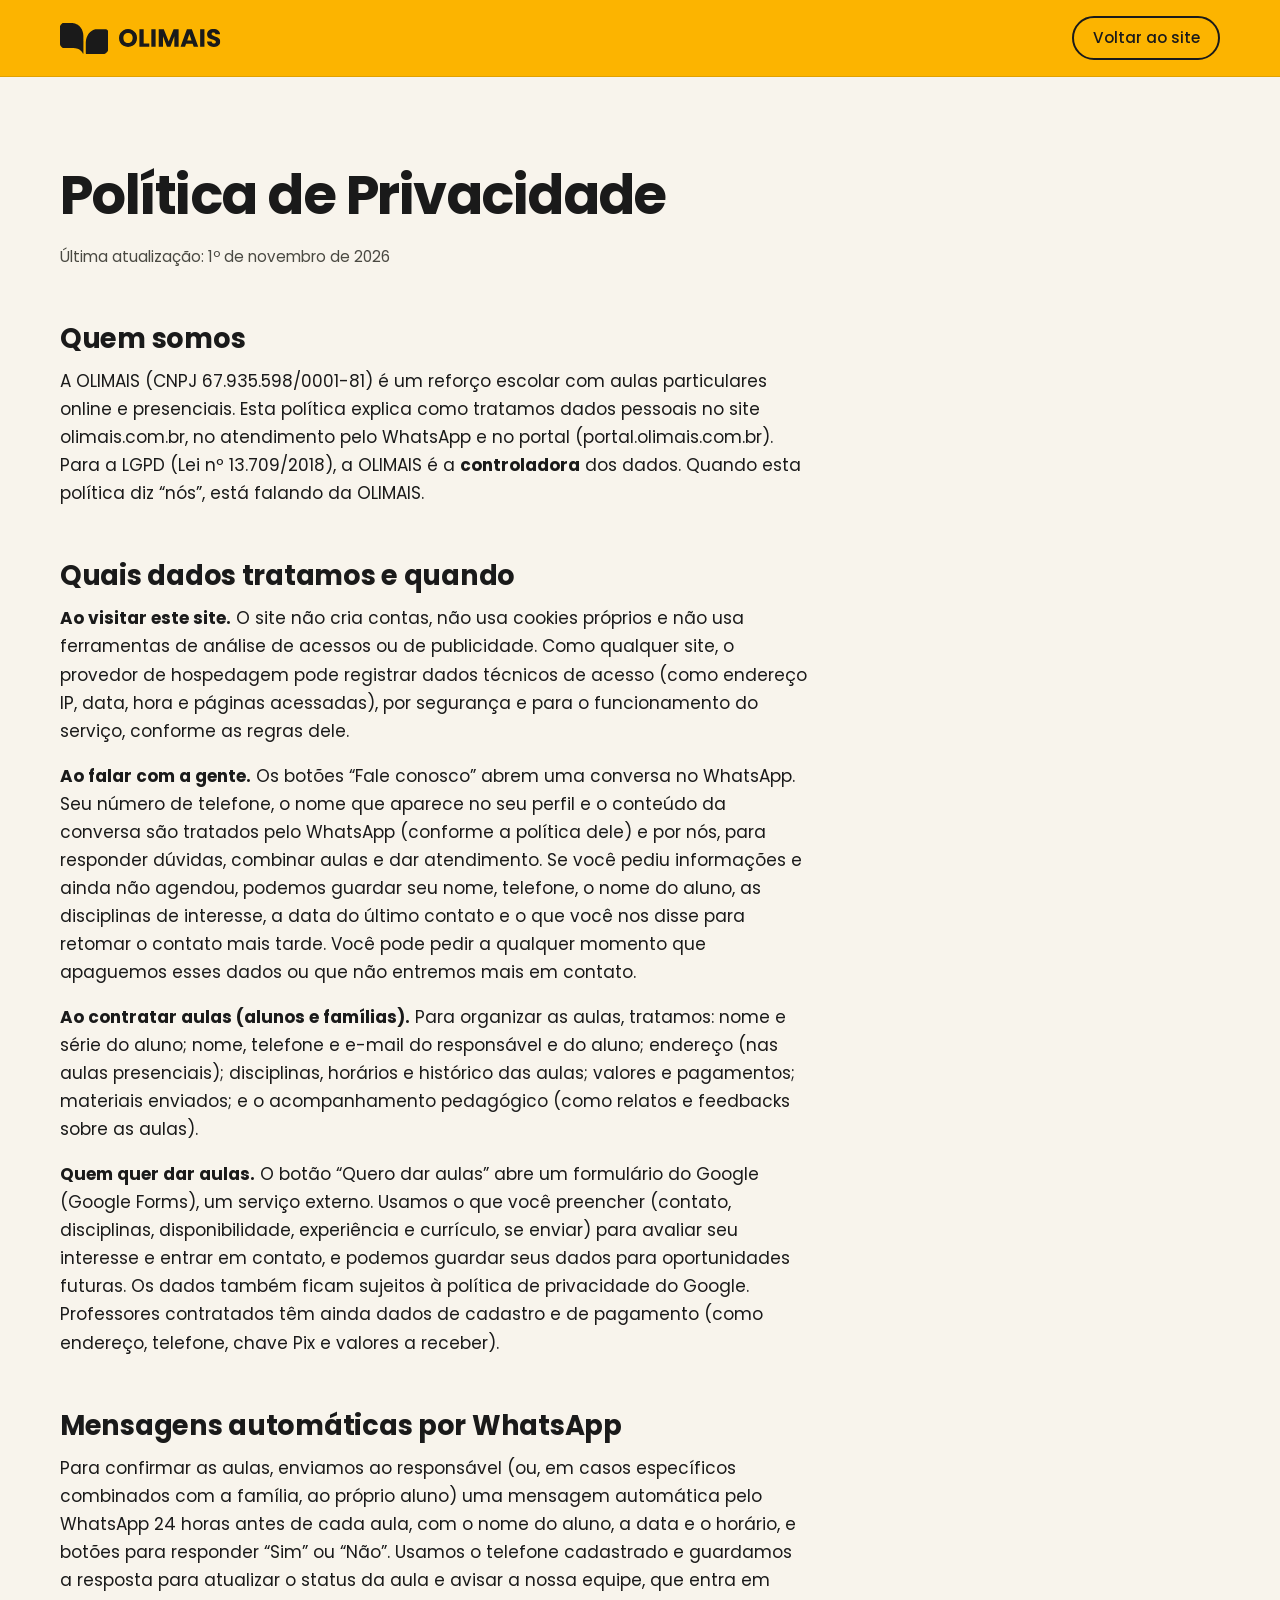
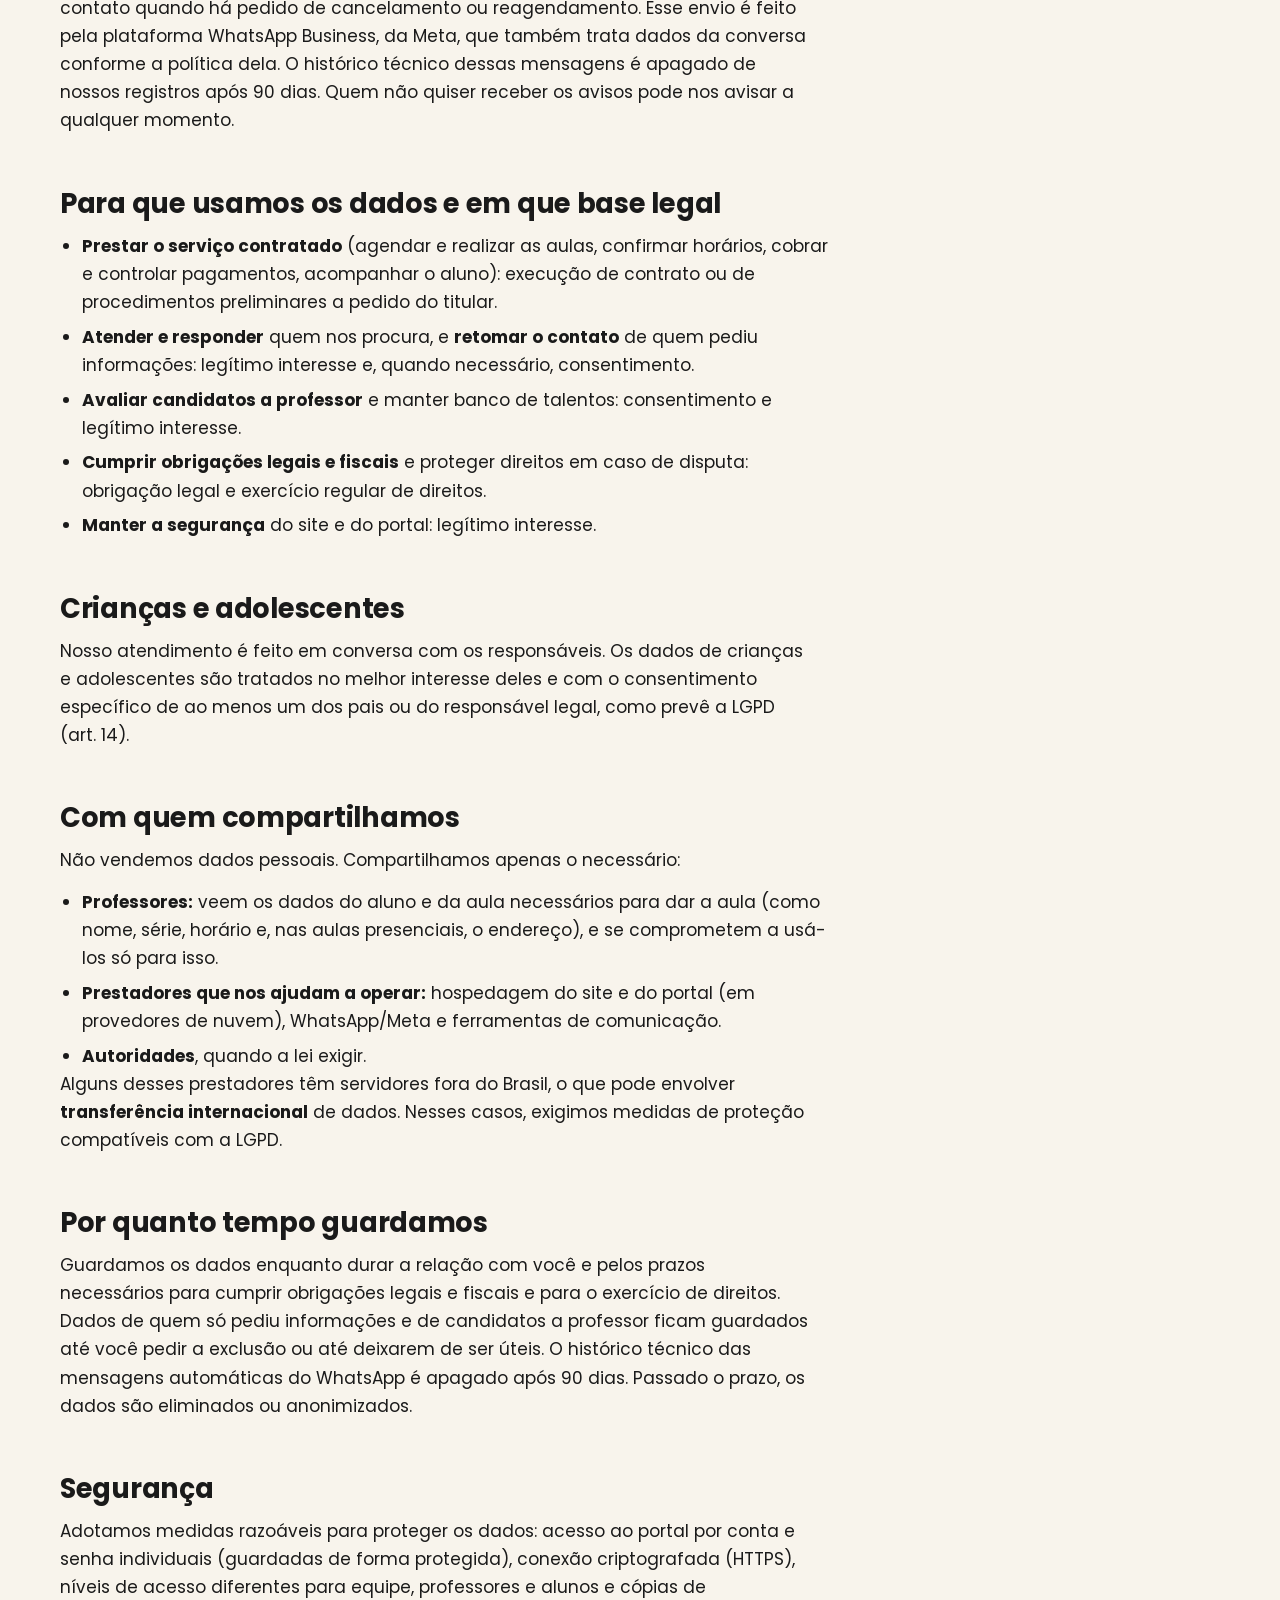
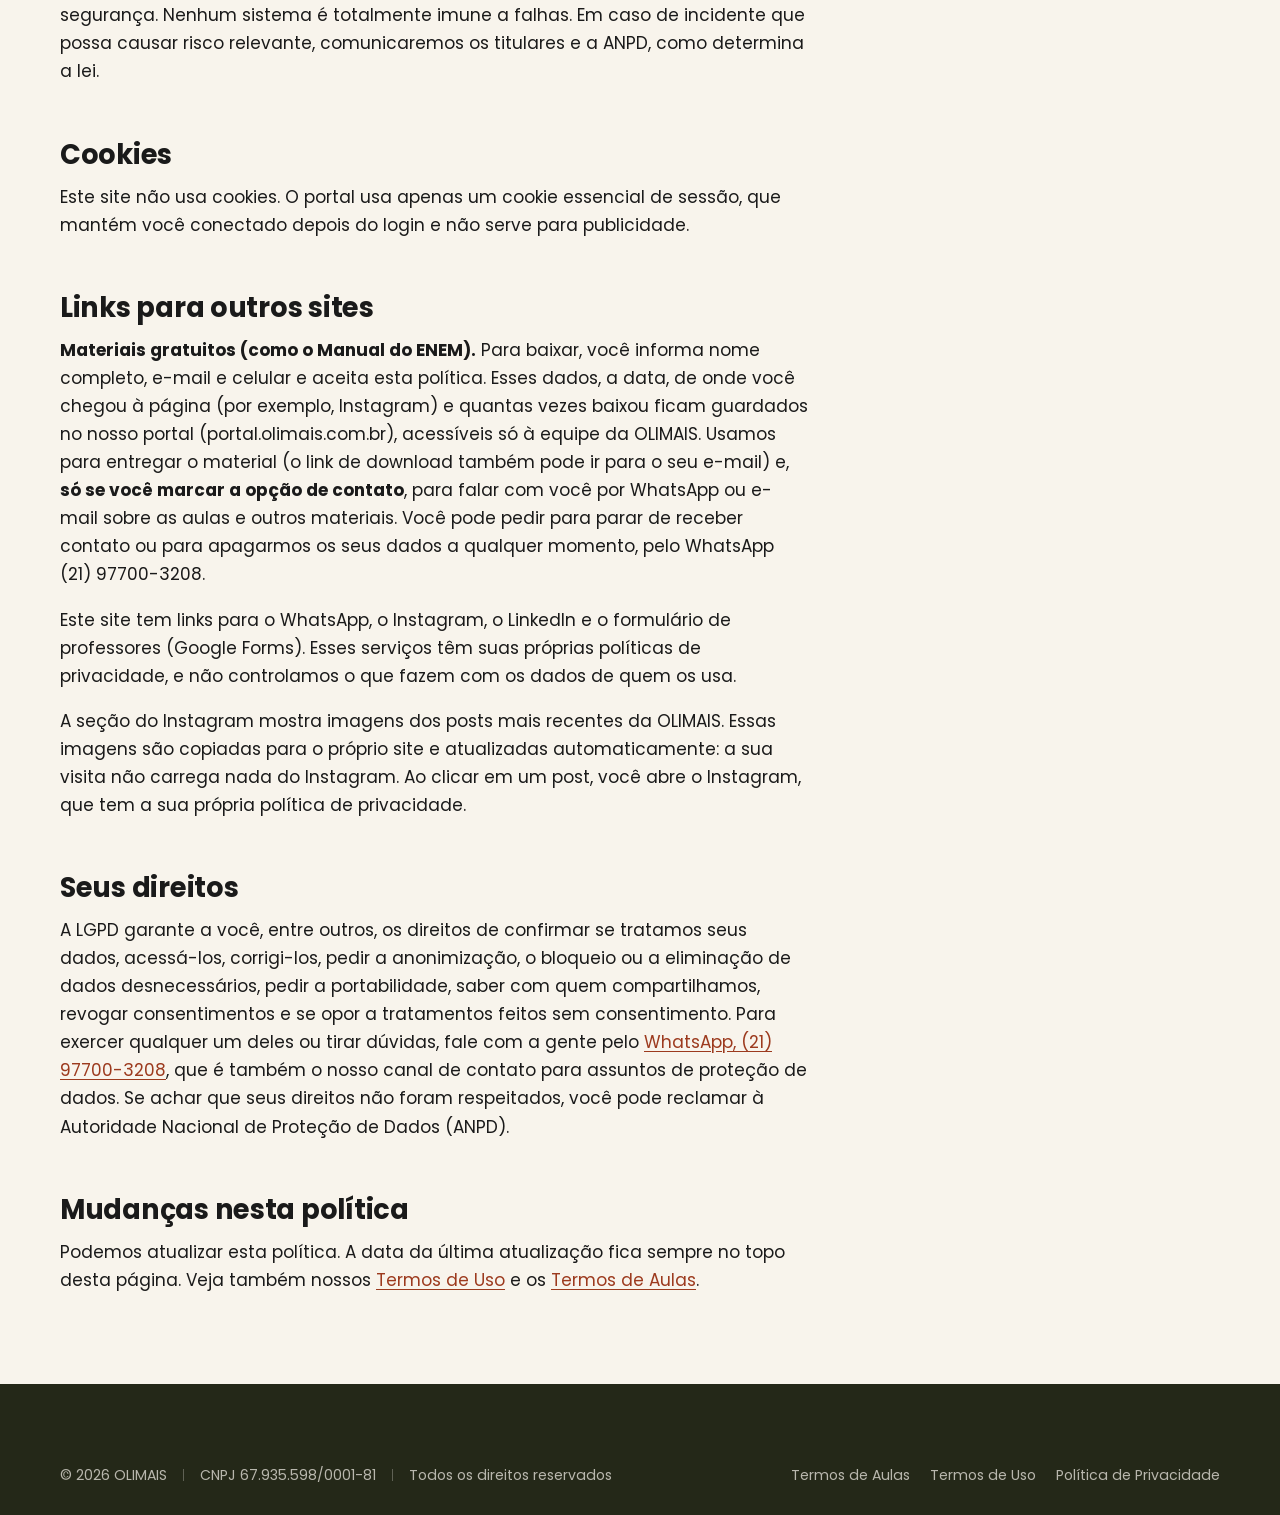
<file: privacidade.html>
<!doctype html>
<html lang="pt-BR">
<head>
  <meta charset="utf-8">
  <meta name="viewport" content="width=device-width, initial-scale=1">
  <title>Política de Privacidade | OLIMAIS</title>
  <meta name="description" content="Como a OLIMAIS trata dados pessoais no site, no atendimento por WhatsApp e no portal.">
  <link rel="canonical" href="https://olimais.com.br/privacidade.html">
  <meta name="theme-color" content="#FCB400">
  <link rel="icon" href="favicon.svg" type="image/svg+xml">
  <link rel="apple-touch-icon" href="img/apple-touch-icon.png">
  <link rel="preload" href="fonts/poppins-400.woff" as="font" type="font/woff" crossorigin>
  <link rel="stylesheet" href="css/style.css?v=20261101c">
</head>
<body>
<svg width="0" height="0" style="position:absolute" aria-hidden="true" focusable="false">
<symbol id="logo-mark" viewBox="290.23 528.12 855.36 550.64"><path fill="currentColor" d="M 326.757812 535.253906 L 304.484375 557.527344 L 293.792969 576.238281 L 290.226562 586.929688 L 290.226562 900.5625 L 291.121094 901.453125 L 291.121094 910.363281 L 294.683594 922.839844 L 302.703125 937.09375 L 314.285156 951.351562 L 323.195312 959.371094 L 333.886719 966.496094 L 342.796875 970.953125 L 349.035156 972.734375 L 354.378906 972.734375 L 355.269531 973.625 L 415.859375 973.625 L 416.75 972.734375 L 427.441406 972.734375 L 428.332031 973.625 L 442.589844 973.625 L 443.480469 972.734375 L 457.734375 972.734375 L 458.628906 973.625 L 545.054688 973.625 L 545.945312 974.515625 L 568.21875 976.296875 L 577.128906 978.972656 L 591.386719 980.753906 L 597.625 983.425781 L 606.535156 985.207031 L 634.152344 999.464844 L 659.992188 1019.066406 L 677.8125 1038.667969 L 687.613281 1053.816406 L 698.304688 1074.308594 L 700.089844 1076.089844 L 703.652344 1076.089844 L 705.433594 1071.636719 L 705.433594 1063.617188 L 706.324219 1062.726562 L 706.324219 846.210938 L 705.433594 845.320312 L 706.324219 823.046875 L 705.433594 822.15625 L 705.433594 754.4375 L 704.542969 753.546875 L 704.542969 741.964844 L 703.652344 741.074219 L 703.652344 733.054688 L 702.761719 732.164062 L 700.980469 711.671875 L 689.394531 668.902344 L 675.140625 635.9375 L 670.683594 630.589844 L 659.101562 610.988281 L 645.738281 594.058594 L 636.828125 586.929688 L 629.699219 578.914062 L 614.550781 568.21875 L 606.535156 561.09375 L 586.039062 549.507812 L 571.785156 544.164062 L 568.21875 541.488281 L 557.527344 537.035156 L 547.726562 535.253906 L 544.164062 533.472656 L 523.671875 530.796875 L 522.777344 529.90625 L 515.652344 529.90625 L 514.761719 529.015625 L 495.160156 529.015625 L 494.265625 528.125 L 344.578125 528.125 L 336.558594 529.90625 Z M 326.757812 535.253906 "/><path fill="currentColor" d="M 1125.984375 647.519531 L 1111.730469 639.5 L 1103.710938 637.71875 L 948.675781 637.71875 L 947.785156 638.609375 L 935.3125 638.609375 L 934.421875 639.5 L 919.273438 641.28125 L 889.871094 650.191406 L 864.03125 661.773438 L 832.847656 682.269531 L 805.226562 709.890625 L 789.1875 731.273438 L 767.804688 774.933594 L 759.785156 799.878906 L 758.894531 807.007812 L 756.222656 813.246094 L 751.765625 836.410156 L 750.875 849.777344 L 749.09375 856.902344 L 749.09375 867.597656 L 748.203125 868.488281 L 748.203125 1061.835938 L 749.09375 1062.726562 L 749.09375 1071.636719 L 749.984375 1074.308594 L 753.546875 1077.871094 L 756.222656 1078.761719 L 1026.195312 1078.761719 L 1027.085938 1077.871094 L 1052.925781 1078.761719 L 1053.816406 1077.871094 L 1079.652344 1077.871094 L 1086.78125 1076.089844 L 1097.472656 1069.851562 L 1108.167969 1060.941406 L 1131.332031 1036.886719 L 1136.679688 1029.757812 L 1142.914062 1018.175781 L 1145.589844 1006.59375 L 1145.589844 676.03125 L 1140.242188 662.667969 Z M 1125.984375 647.519531 "/></symbol>
<symbol id="logo-word" viewBox="6.75 58.2 705.41 125.33"><g fill="currentColor"><g><g><g transform="translate(0.999982, 182.308494)"><g><path d="M 68.671875 1.21875 C 57.171875 1.21875 46.625 -1.453125 37.03125 -6.796875 C 27.445312 -12.140625 19.835938 -19.601562 14.203125 -29.1875 C 8.566406 -38.78125 5.75 -49.5625 5.75 -61.53125 C 5.75 -73.5 8.566406 -84.25 14.203125 -93.78125 C 19.835938 -103.3125 27.445312 -110.75 37.03125 -116.09375 C 46.625 -121.4375 57.171875 -124.109375 68.671875 -124.109375 C 80.179688 -124.109375 90.726562 -121.4375 100.3125 -116.09375 C 109.90625 -110.75 117.457031 -103.3125 122.96875 -93.78125 C 128.488281 -84.25 131.25 -73.5 131.25 -61.53125 C 131.25 -49.5625 128.457031 -38.78125 122.875 -29.1875 C 117.300781 -19.601562 109.75 -12.140625 100.21875 -6.796875 C 90.695312 -1.453125 80.179688 1.21875 68.671875 1.21875 Z M 68.671875 -25.96875 C 78.441406 -25.96875 86.257812 -29.222656 92.125 -35.734375 C 97.988281 -42.242188 100.921875 -50.84375 100.921875 -61.53125 C 100.921875 -72.34375 97.988281 -80.972656 92.125 -87.421875 C 86.257812 -93.867188 78.441406 -97.09375 68.671875 -97.09375 C 58.796875 -97.09375 50.921875 -93.894531 45.046875 -87.5 C 39.179688 -81.113281 36.25 -72.457031 36.25 -61.53125 C 36.25 -50.726562 39.179688 -42.097656 45.046875 -35.640625 C 50.921875 -29.191406 58.796875 -25.96875 68.671875 -25.96875 Z M 68.671875 -25.96875 " /></g></g></g><g><g transform="translate(138.003538, 182.308494)"><g><path d="M 40.609375 -23.015625 L 79.65625 -23.015625 L 79.65625 0 L 10.8125 0 L 10.8125 -122.375 L 40.609375 -122.375 Z M 40.609375 -23.015625 " /></g></g></g><g><g transform="translate(221.146917, 182.308494)"><g><path d="M 40.609375 -122.375 L 40.609375 0 L 10.8125 0 L 10.8125 -122.375 Z M 40.609375 -122.375 " /></g></g></g><g><g transform="translate(272.566821, 182.308494)"><g><path d="M 149.390625 -122.375 L 149.390625 0 L 119.578125 0 L 119.578125 -73.390625 L 92.21875 0 L 68.15625 0 L 40.609375 -73.5625 L 40.609375 0 L 10.8125 0 L 10.8125 -122.375 L 46.015625 -122.375 L 80.359375 -37.65625 L 114.34375 -122.375 Z M 149.390625 -122.375 " /></g></g></g><g><g transform="translate(432.578602, 182.308494)"><g><path d="M 86.984375 -21.609375 L 41.3125 -21.609375 L 33.984375 0 L 2.78125 0 L 47.0625 -122.375 L 81.578125 -122.375 L 125.859375 0 L 94.296875 0 Z M 79.3125 -44.625 L 64.140625 -89.421875 L 49.15625 -44.625 Z M 79.3125 -44.625 " /></g></g></g><g><g transform="translate(561.041198, 182.308494)"><g><path d="M 40.609375 -122.375 L 40.609375 0 L 10.8125 0 L 10.8125 -122.375 Z M 40.609375 -122.375 " /></g></g></g><g><g transform="translate(612.461121, 182.308494)"><g><path d="M 55.078125 1.21875 C 46.128906 1.21875 38.109375 -0.234375 31.015625 -3.140625 C 23.929688 -6.046875 18.269531 -10.34375 14.03125 -16.03125 C 9.789062 -21.726562 7.554688 -28.585938 7.328125 -36.609375 L 39.046875 -36.609375 C 39.515625 -32.078125 41.082031 -28.617188 43.75 -26.234375 C 46.425781 -23.847656 49.914062 -22.65625 54.21875 -22.65625 C 58.625 -22.65625 62.101562 -23.671875 64.65625 -25.703125 C 67.21875 -27.742188 68.5 -30.566406 68.5 -34.171875 C 68.5 -37.191406 67.484375 -39.6875 65.453125 -41.65625 C 63.421875 -43.632812 60.921875 -45.257812 57.953125 -46.53125 C 54.992188 -47.8125 50.785156 -49.269531 45.328125 -50.90625 C 37.421875 -53.34375 30.96875 -55.78125 25.96875 -58.21875 C 20.976562 -60.65625 16.679688 -64.253906 13.078125 -69.015625 C 9.472656 -73.785156 7.671875 -80.003906 7.671875 -87.671875 C 7.671875 -99.066406 11.796875 -107.988281 20.046875 -114.4375 C 28.296875 -120.882812 39.046875 -124.109375 52.296875 -124.109375 C 65.773438 -124.109375 76.640625 -120.882812 84.890625 -114.4375 C 93.140625 -107.988281 97.554688 -99.007812 98.140625 -87.5 L 65.890625 -87.5 C 65.660156 -91.457031 64.207031 -94.566406 61.53125 -96.828125 C 58.851562 -99.097656 55.425781 -100.234375 51.25 -100.234375 C 47.644531 -100.234375 44.738281 -99.273438 42.53125 -97.359375 C 40.320312 -95.441406 39.21875 -92.679688 39.21875 -89.078125 C 39.21875 -85.117188 41.078125 -82.035156 44.796875 -79.828125 C 48.515625 -77.617188 54.328125 -75.238281 62.234375 -72.6875 C 70.128906 -70.007812 76.546875 -67.453125 81.484375 -65.015625 C 86.429688 -62.578125 90.703125 -59.03125 94.296875 -54.375 C 97.898438 -49.726562 99.703125 -43.75 99.703125 -36.4375 C 99.703125 -29.457031 97.929688 -23.117188 94.390625 -17.421875 C 90.847656 -11.734375 85.707031 -7.203125 78.96875 -3.828125 C 72.226562 -0.460938 64.265625 1.21875 55.078125 1.21875 Z M 55.078125 1.21875 " /></g></g></g></g></g></symbol>
</svg>
<header class="site-header">
  <div class="wrap site-header__bar">
    <a class="brand" href="/" aria-label="OLIMAIS, página inicial">
      <svg class="brand__mark" viewBox="0 0 855.36 550.64" aria-hidden="true"><use href="#logo-mark"/></svg>
      <svg class="brand__word" viewBox="0 0 705.41 125.33" aria-hidden="true"><use href="#logo-word"/></svg>
    </a>
    <a class="btn btn--ghost btn--sm" style="margin-left:auto" href="/">Voltar ao site</a>
  </div>
</header>
<main>
  <article class="wrap doc">
    <h1>Política de Privacidade</h1>
    <p class="updated">Última atualização: 1º de novembro de 2026</p>
    <!-- MODELO BASE redigido para o que a OLIMAIS faz hoje. Não substitui a orientação de um(a) advogado(a):
         peça a revisão de um profissional (direito do consumidor / direito digital) antes de tratar como definitivo.
         Se mudar o funcionamento (novas ferramentas, anúncios, formulários), atualize o texto e a data. -->
    <h2>Quem somos</h2>
    <p>A OLIMAIS (CNPJ 67.935.598/0001-81) é um reforço escolar com aulas particulares online e presenciais. Esta política explica como tratamos dados pessoais no site olimais.com.br, no atendimento pelo WhatsApp e no portal (portal.olimais.com.br). Para a LGPD (Lei nº 13.709/2018), a OLIMAIS é a <strong>controladora</strong> dos dados. Quando esta política diz “nós”, está falando da OLIMAIS.</p>
    <h2>Quais dados tratamos e quando</h2>
    <p><strong>Ao visitar este site.</strong> O site não cria contas, não usa cookies próprios e não usa ferramentas de análise de acessos ou de publicidade. Como qualquer site, o provedor de hospedagem pode registrar dados técnicos de acesso (como endereço IP, data, hora e páginas acessadas), por segurança e para o funcionamento do serviço, conforme as regras dele.</p>
    <p><strong>Ao falar com a gente.</strong> Os botões “Fale conosco” abrem uma conversa no WhatsApp. Seu número de telefone, o nome que aparece no seu perfil e o conteúdo da conversa são tratados pelo WhatsApp (conforme a política dele) e por nós, para responder dúvidas, combinar aulas e dar atendimento. Se você pediu informações e ainda não agendou, podemos guardar seu nome, telefone, o nome do aluno, as disciplinas de interesse, a data do último contato e o que você nos disse para retomar o contato mais tarde. Você pode pedir a qualquer momento que apaguemos esses dados ou que não entremos mais em contato.</p>
    <p><strong>Ao contratar aulas (alunos e famílias).</strong> Para organizar as aulas, tratamos: nome e série do aluno; nome, telefone e e-mail do responsável e do aluno; endereço (nas aulas presenciais); disciplinas, horários e histórico das aulas; valores e pagamentos; materiais enviados; e o acompanhamento pedagógico (como relatos e feedbacks sobre as aulas).</p>
    <p><strong>Quem quer dar aulas.</strong> O botão “Quero dar aulas” abre um formulário do Google (Google Forms), um serviço externo. Usamos o que você preencher (contato, disciplinas, disponibilidade, experiência e currículo, se enviar) para avaliar seu interesse e entrar em contato, e podemos guardar seus dados para oportunidades futuras. Os dados também ficam sujeitos à política de privacidade do Google. Professores contratados têm ainda dados de cadastro e de pagamento (como endereço, telefone, chave Pix e valores a receber).</p>
    <h2>Mensagens automáticas por WhatsApp</h2>
    <p>Para confirmar as aulas, enviamos ao responsável (ou, em casos específicos combinados com a família, ao próprio aluno) uma mensagem automática pelo WhatsApp 24 horas antes de cada aula, com o nome do aluno, a data e o horário, e botões para responder “Sim” ou “Não”. Usamos o telefone cadastrado e guardamos a resposta para atualizar o status da aula e avisar a nossa equipe, que entra em contato quando há pedido de cancelamento ou reagendamento. Esse envio é feito pela plataforma WhatsApp Business, da Meta, que também trata dados da conversa conforme a política dela. O histórico técnico dessas mensagens é apagado de nossos registros após 90 dias. Quem não quiser receber os avisos pode nos avisar a qualquer momento.</p>
    <h2>Para que usamos os dados e em que base legal</h2>
    <ul><li><strong>Prestar o serviço contratado</strong> (agendar e realizar as aulas, confirmar horários, cobrar e controlar pagamentos, acompanhar o aluno): execução de contrato ou de procedimentos preliminares a pedido do titular.</li><li><strong>Atender e responder</strong> quem nos procura, e <strong>retomar o contato</strong> de quem pediu informações: legítimo interesse e, quando necessário, consentimento.</li><li><strong>Avaliar candidatos a professor</strong> e manter banco de talentos: consentimento e legítimo interesse.</li><li><strong>Cumprir obrigações legais e fiscais</strong> e proteger direitos em caso de disputa: obrigação legal e exercício regular de direitos.</li><li><strong>Manter a segurança</strong> do site e do portal: legítimo interesse.</li></ul>
    <h2>Crianças e adolescentes</h2>
    <p>Nosso atendimento é feito em conversa com os responsáveis. Os dados de crianças e adolescentes são tratados no melhor interesse deles e com o consentimento específico de ao menos um dos pais ou do responsável legal, como prevê a LGPD (art. 14).</p>
    <h2>Com quem compartilhamos</h2>
    <p>Não vendemos dados pessoais. Compartilhamos apenas o necessário:</p>
    <ul><li><strong>Professores:</strong> veem os dados do aluno e da aula necessários para dar a aula (como nome, série, horário e, nas aulas presenciais, o endereço), e se comprometem a usá-los só para isso.</li><li><strong>Prestadores que nos ajudam a operar:</strong> hospedagem do site e do portal (em provedores de nuvem), WhatsApp/Meta e ferramentas de comunicação.</li><li><strong>Autoridades</strong>, quando a lei exigir.</li></ul>
    <p>Alguns desses prestadores têm servidores fora do Brasil, o que pode envolver <strong>transferência internacional</strong> de dados. Nesses casos, exigimos medidas de proteção compatíveis com a LGPD.</p>
    <h2>Por quanto tempo guardamos</h2>
    <p>Guardamos os dados enquanto durar a relação com você e pelos prazos necessários para cumprir obrigações legais e fiscais e para o exercício de direitos. Dados de quem só pediu informações e de candidatos a professor ficam guardados até você pedir a exclusão ou até deixarem de ser úteis. O histórico técnico das mensagens automáticas do WhatsApp é apagado após 90 dias. Passado o prazo, os dados são eliminados ou anonimizados.</p>
    <h2>Segurança</h2>
    <p>Adotamos medidas razoáveis para proteger os dados: acesso ao portal por conta e senha individuais (guardadas de forma protegida), conexão criptografada (HTTPS), níveis de acesso diferentes para equipe, professores e alunos e cópias de segurança. Nenhum sistema é totalmente imune a falhas. Em caso de incidente que possa causar risco relevante, comunicaremos os titulares e a ANPD, como determina a lei.</p>
    <h2>Cookies</h2>
    <p>Este site não usa cookies. O portal usa apenas um cookie essencial de sessão, que mantém você conectado depois do login e não serve para publicidade.</p>
    <h2>Links para outros sites</h2>
    <p><strong>Materiais gratuitos (como o Manual do ENEM).</strong> Para baixar, você informa nome completo, e-mail e celular e aceita esta política. Esses dados, a data, de onde você chegou à página (por exemplo, Instagram) e quantas vezes baixou ficam guardados no nosso portal (portal.olimais.com.br), acessíveis só à equipe da OLIMAIS. Usamos para entregar o material (o link de download também pode ir para o seu e-mail) e, <strong>só se você marcar a opção de contato</strong>, para falar com você por WhatsApp ou e-mail sobre as aulas e outros materiais. Você pode pedir para parar de receber contato ou para apagarmos os seus dados a qualquer momento, pelo WhatsApp (21) 97700-3208.</p>
    <p>Este site tem links para o WhatsApp, o Instagram, o LinkedIn e o formulário de professores (Google Forms). Esses serviços têm suas próprias políticas de privacidade, e não controlamos o que fazem com os dados de quem os usa.</p>
    <p>A seção do Instagram mostra imagens dos posts mais recentes da OLIMAIS. Essas imagens são copiadas para o próprio site e atualizadas automaticamente: a sua visita não carrega nada do Instagram. Ao clicar em um post, você abre o Instagram, que tem a sua própria política de privacidade.</p>
    <h2>Seus direitos</h2>
    <p>A LGPD garante a você, entre outros, os direitos de confirmar se tratamos seus dados, acessá-los, corrigi-los, pedir a anonimização, o bloqueio ou a eliminação de dados desnecessários, pedir a portabilidade, saber com quem compartilhamos, revogar consentimentos e se opor a tratamentos feitos sem consentimento. Para exercer qualquer um deles ou tirar dúvidas, fale com a gente pelo <a href="https://wa.me/5521977003208?text=Ol%C3%A1%21%20Vim%20pelo%20site%20da%20OLIMAIS%20e%20gostaria%20de%20saber%20mais%20sobre%20as%20aulas." target="_blank" rel="noopener">WhatsApp, (21) 97700-3208</a>, que é também o nosso canal de contato para assuntos de proteção de dados. Se achar que seus direitos não foram respeitados, você pode reclamar à Autoridade Nacional de Proteção de Dados (ANPD).</p>
    <h2>Mudanças nesta política</h2>
    <p>Podemos atualizar esta política. A data da última atualização fica sempre no topo desta página. Veja também nossos <a href="termos-de-uso.html">Termos de Uso</a> e os <a href="termos-de-aula.html">Termos de Aulas</a>.</p>

  </article>
</main>
<footer class="site-footer">
  <div class="wrap">
    <div class="site-footer__legal" style="border-top:0;margin-top:0;padding-top:0">
      <div class="legal-list">
        <span>© <span id="ano">2026</span> OLIMAIS</span>
        <span>CNPJ 67.935.598/0001-81</span>
        <span>Todos os direitos reservados</span>
      </div>
      <div class="legal-links">
        <a href="/termos-de-aula.html">Termos de Aulas</a>
        <a href="/termos-de-uso.html">Termos de Uso</a>
        <a href="/privacidade.html">Política de Privacidade</a>
      </div>
    </div>
  </div>
</footer>
<script src="js/main.js?v=20261101c" defer></script>
</body>
</html>
</file>
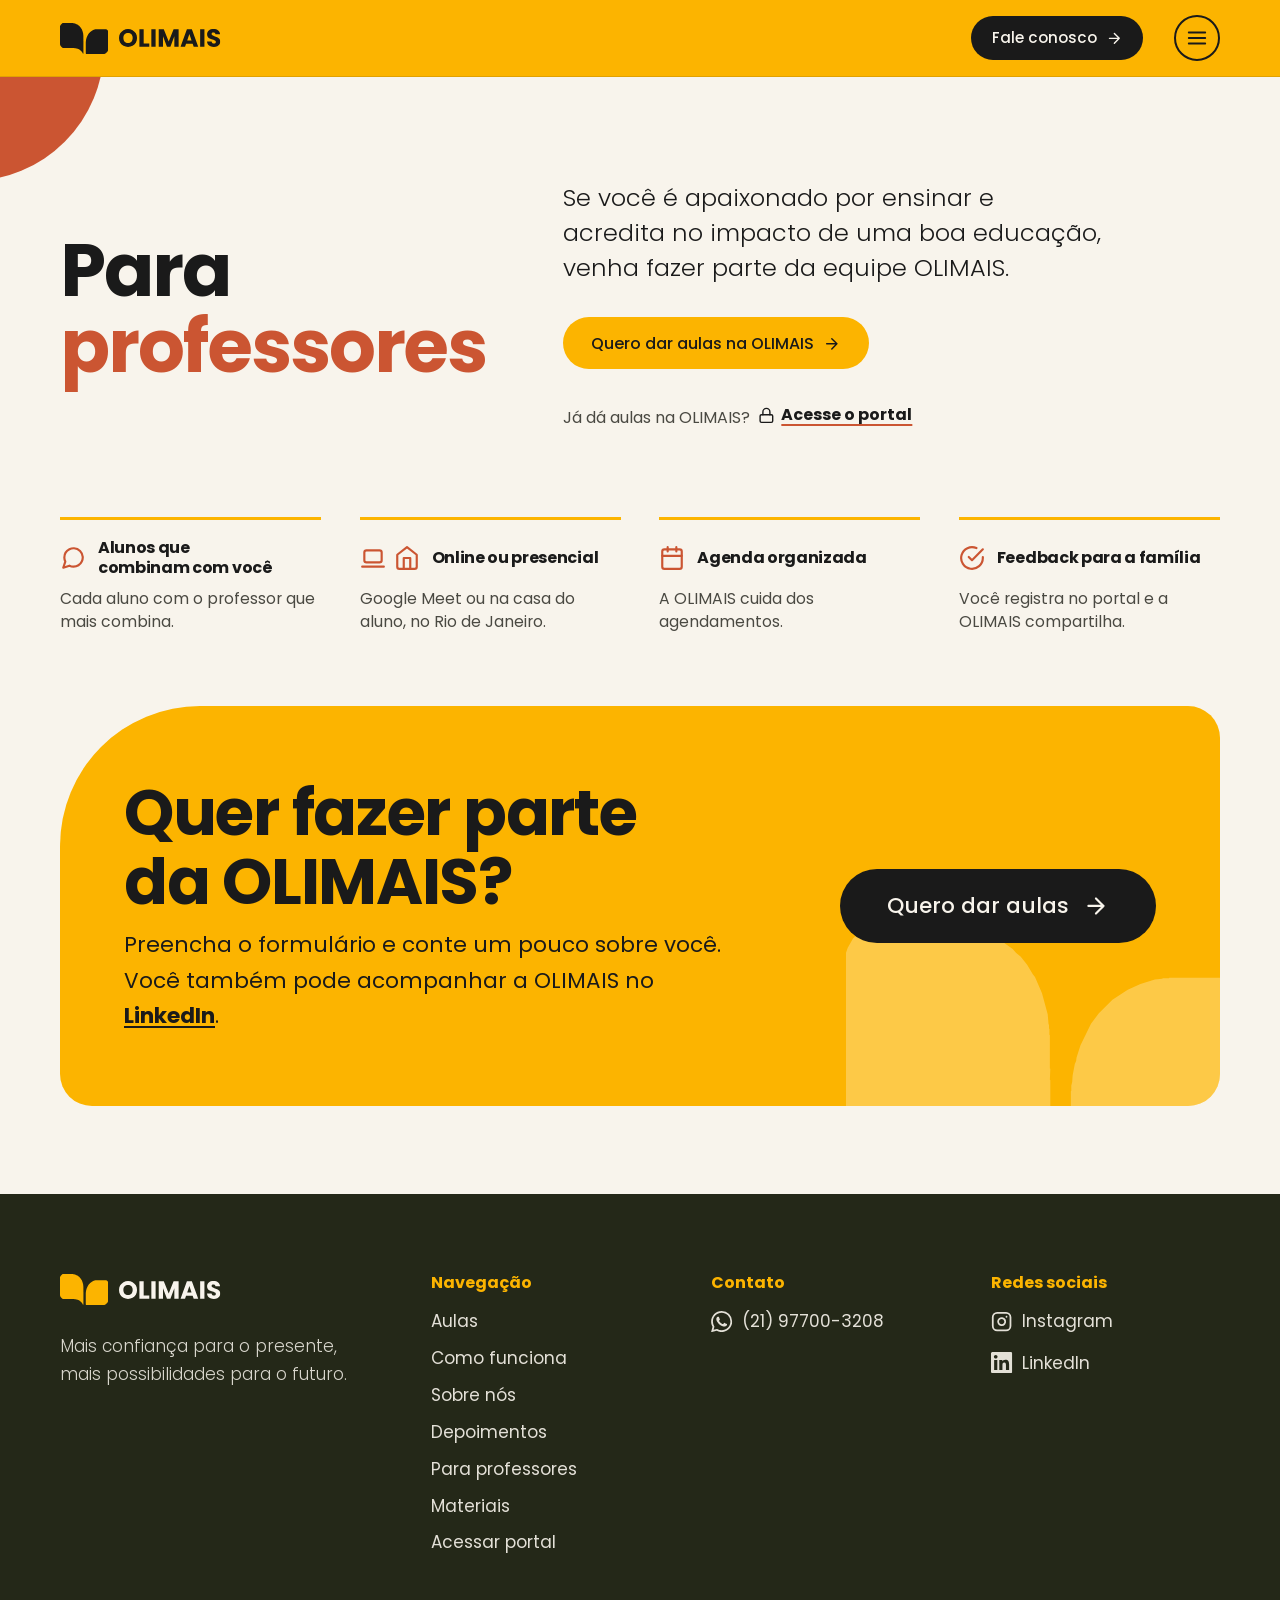
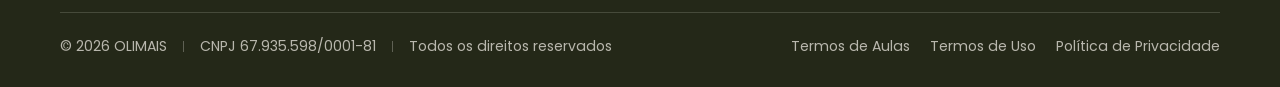
<file: professores.html>
<!doctype html>
<html lang="pt-BR">
<head>
  <meta charset="utf-8">
  <meta name="viewport" content="width=device-width, initial-scale=1">
  <script>document.documentElement.classList.add('js');</script>

  <title>Para professores | OLIMAIS</title>
  <meta name="description" content="Quer dar aulas na OLIMAIS? Conheça o nosso jeito de trabalhar e fale com a gente pelo WhatsApp.">
  <meta name="theme-color" content="#FCB400">
  <link rel="canonical" href="https://olimais.com.br/professores.html">

  <link rel="icon" href="favicon.svg" type="image/svg+xml">
  <link rel="apple-touch-icon" href="img/apple-touch-icon.png">

  <meta property="og:type" content="website">
  <meta property="og:locale" content="pt_BR">
  <meta property="og:site_name" content="OLIMAIS">
  <meta property="og:title" content="Para professores | OLIMAIS">
  <meta property="og:description" content="Quer dar aulas na OLIMAIS? Conheça o nosso jeito de trabalhar e fale com a gente pelo WhatsApp.">
  <meta property="og:url" content="https://olimais.com.br/professores.html">
  <meta property="og:image" content="https://olimais.com.br/img/og-olimais.jpg">
  <meta property="og:image:width" content="1200">
  <meta property="og:image:height" content="628">
  <meta name="twitter:card" content="summary_large_image">

  <link rel="preload" href="fonts/poppins-700.woff" as="font" type="font/woff" crossorigin>
  <link rel="preload" href="fonts/poppins-400.woff" as="font" type="font/woff" crossorigin>
  <link rel="stylesheet" href="css/style.css?v=20261101c">
</head>
<body>
<svg width="0" height="0" style="position:absolute" aria-hidden="true" focusable="false">
<symbol id="logo-mark" viewBox="290.23 528.12 855.36 550.64"><path fill="currentColor" d="M 326.757812 535.253906 L 304.484375 557.527344 L 293.792969 576.238281 L 290.226562 586.929688 L 290.226562 900.5625 L 291.121094 901.453125 L 291.121094 910.363281 L 294.683594 922.839844 L 302.703125 937.09375 L 314.285156 951.351562 L 323.195312 959.371094 L 333.886719 966.496094 L 342.796875 970.953125 L 349.035156 972.734375 L 354.378906 972.734375 L 355.269531 973.625 L 415.859375 973.625 L 416.75 972.734375 L 427.441406 972.734375 L 428.332031 973.625 L 442.589844 973.625 L 443.480469 972.734375 L 457.734375 972.734375 L 458.628906 973.625 L 545.054688 973.625 L 545.945312 974.515625 L 568.21875 976.296875 L 577.128906 978.972656 L 591.386719 980.753906 L 597.625 983.425781 L 606.535156 985.207031 L 634.152344 999.464844 L 659.992188 1019.066406 L 677.8125 1038.667969 L 687.613281 1053.816406 L 698.304688 1074.308594 L 700.089844 1076.089844 L 703.652344 1076.089844 L 705.433594 1071.636719 L 705.433594 1063.617188 L 706.324219 1062.726562 L 706.324219 846.210938 L 705.433594 845.320312 L 706.324219 823.046875 L 705.433594 822.15625 L 705.433594 754.4375 L 704.542969 753.546875 L 704.542969 741.964844 L 703.652344 741.074219 L 703.652344 733.054688 L 702.761719 732.164062 L 700.980469 711.671875 L 689.394531 668.902344 L 675.140625 635.9375 L 670.683594 630.589844 L 659.101562 610.988281 L 645.738281 594.058594 L 636.828125 586.929688 L 629.699219 578.914062 L 614.550781 568.21875 L 606.535156 561.09375 L 586.039062 549.507812 L 571.785156 544.164062 L 568.21875 541.488281 L 557.527344 537.035156 L 547.726562 535.253906 L 544.164062 533.472656 L 523.671875 530.796875 L 522.777344 529.90625 L 515.652344 529.90625 L 514.761719 529.015625 L 495.160156 529.015625 L 494.265625 528.125 L 344.578125 528.125 L 336.558594 529.90625 Z M 326.757812 535.253906 "/><path fill="currentColor" d="M 1125.984375 647.519531 L 1111.730469 639.5 L 1103.710938 637.71875 L 948.675781 637.71875 L 947.785156 638.609375 L 935.3125 638.609375 L 934.421875 639.5 L 919.273438 641.28125 L 889.871094 650.191406 L 864.03125 661.773438 L 832.847656 682.269531 L 805.226562 709.890625 L 789.1875 731.273438 L 767.804688 774.933594 L 759.785156 799.878906 L 758.894531 807.007812 L 756.222656 813.246094 L 751.765625 836.410156 L 750.875 849.777344 L 749.09375 856.902344 L 749.09375 867.597656 L 748.203125 868.488281 L 748.203125 1061.835938 L 749.09375 1062.726562 L 749.09375 1071.636719 L 749.984375 1074.308594 L 753.546875 1077.871094 L 756.222656 1078.761719 L 1026.195312 1078.761719 L 1027.085938 1077.871094 L 1052.925781 1078.761719 L 1053.816406 1077.871094 L 1079.652344 1077.871094 L 1086.78125 1076.089844 L 1097.472656 1069.851562 L 1108.167969 1060.941406 L 1131.332031 1036.886719 L 1136.679688 1029.757812 L 1142.914062 1018.175781 L 1145.589844 1006.59375 L 1145.589844 676.03125 L 1140.242188 662.667969 Z M 1125.984375 647.519531 "/></symbol>
<symbol id="logo-word" viewBox="6.75 58.2 705.41 125.33"><g fill="currentColor"><g><g><g transform="translate(0.999982, 182.308494)"><g><path d="M 68.671875 1.21875 C 57.171875 1.21875 46.625 -1.453125 37.03125 -6.796875 C 27.445312 -12.140625 19.835938 -19.601562 14.203125 -29.1875 C 8.566406 -38.78125 5.75 -49.5625 5.75 -61.53125 C 5.75 -73.5 8.566406 -84.25 14.203125 -93.78125 C 19.835938 -103.3125 27.445312 -110.75 37.03125 -116.09375 C 46.625 -121.4375 57.171875 -124.109375 68.671875 -124.109375 C 80.179688 -124.109375 90.726562 -121.4375 100.3125 -116.09375 C 109.90625 -110.75 117.457031 -103.3125 122.96875 -93.78125 C 128.488281 -84.25 131.25 -73.5 131.25 -61.53125 C 131.25 -49.5625 128.457031 -38.78125 122.875 -29.1875 C 117.300781 -19.601562 109.75 -12.140625 100.21875 -6.796875 C 90.695312 -1.453125 80.179688 1.21875 68.671875 1.21875 Z M 68.671875 -25.96875 C 78.441406 -25.96875 86.257812 -29.222656 92.125 -35.734375 C 97.988281 -42.242188 100.921875 -50.84375 100.921875 -61.53125 C 100.921875 -72.34375 97.988281 -80.972656 92.125 -87.421875 C 86.257812 -93.867188 78.441406 -97.09375 68.671875 -97.09375 C 58.796875 -97.09375 50.921875 -93.894531 45.046875 -87.5 C 39.179688 -81.113281 36.25 -72.457031 36.25 -61.53125 C 36.25 -50.726562 39.179688 -42.097656 45.046875 -35.640625 C 50.921875 -29.191406 58.796875 -25.96875 68.671875 -25.96875 Z M 68.671875 -25.96875 " /></g></g></g><g><g transform="translate(138.003538, 182.308494)"><g><path d="M 40.609375 -23.015625 L 79.65625 -23.015625 L 79.65625 0 L 10.8125 0 L 10.8125 -122.375 L 40.609375 -122.375 Z M 40.609375 -23.015625 " /></g></g></g><g><g transform="translate(221.146917, 182.308494)"><g><path d="M 40.609375 -122.375 L 40.609375 0 L 10.8125 0 L 10.8125 -122.375 Z M 40.609375 -122.375 " /></g></g></g><g><g transform="translate(272.566821, 182.308494)"><g><path d="M 149.390625 -122.375 L 149.390625 0 L 119.578125 0 L 119.578125 -73.390625 L 92.21875 0 L 68.15625 0 L 40.609375 -73.5625 L 40.609375 0 L 10.8125 0 L 10.8125 -122.375 L 46.015625 -122.375 L 80.359375 -37.65625 L 114.34375 -122.375 Z M 149.390625 -122.375 " /></g></g></g><g><g transform="translate(432.578602, 182.308494)"><g><path d="M 86.984375 -21.609375 L 41.3125 -21.609375 L 33.984375 0 L 2.78125 0 L 47.0625 -122.375 L 81.578125 -122.375 L 125.859375 0 L 94.296875 0 Z M 79.3125 -44.625 L 64.140625 -89.421875 L 49.15625 -44.625 Z M 79.3125 -44.625 " /></g></g></g><g><g transform="translate(561.041198, 182.308494)"><g><path d="M 40.609375 -122.375 L 40.609375 0 L 10.8125 0 L 10.8125 -122.375 Z M 40.609375 -122.375 " /></g></g></g><g><g transform="translate(612.461121, 182.308494)"><g><path d="M 55.078125 1.21875 C 46.128906 1.21875 38.109375 -0.234375 31.015625 -3.140625 C 23.929688 -6.046875 18.269531 -10.34375 14.03125 -16.03125 C 9.789062 -21.726562 7.554688 -28.585938 7.328125 -36.609375 L 39.046875 -36.609375 C 39.515625 -32.078125 41.082031 -28.617188 43.75 -26.234375 C 46.425781 -23.847656 49.914062 -22.65625 54.21875 -22.65625 C 58.625 -22.65625 62.101562 -23.671875 64.65625 -25.703125 C 67.21875 -27.742188 68.5 -30.566406 68.5 -34.171875 C 68.5 -37.191406 67.484375 -39.6875 65.453125 -41.65625 C 63.421875 -43.632812 60.921875 -45.257812 57.953125 -46.53125 C 54.992188 -47.8125 50.785156 -49.269531 45.328125 -50.90625 C 37.421875 -53.34375 30.96875 -55.78125 25.96875 -58.21875 C 20.976562 -60.65625 16.679688 -64.253906 13.078125 -69.015625 C 9.472656 -73.785156 7.671875 -80.003906 7.671875 -87.671875 C 7.671875 -99.066406 11.796875 -107.988281 20.046875 -114.4375 C 28.296875 -120.882812 39.046875 -124.109375 52.296875 -124.109375 C 65.773438 -124.109375 76.640625 -120.882812 84.890625 -114.4375 C 93.140625 -107.988281 97.554688 -99.007812 98.140625 -87.5 L 65.890625 -87.5 C 65.660156 -91.457031 64.207031 -94.566406 61.53125 -96.828125 C 58.851562 -99.097656 55.425781 -100.234375 51.25 -100.234375 C 47.644531 -100.234375 44.738281 -99.273438 42.53125 -97.359375 C 40.320312 -95.441406 39.21875 -92.679688 39.21875 -89.078125 C 39.21875 -85.117188 41.078125 -82.035156 44.796875 -79.828125 C 48.515625 -77.617188 54.328125 -75.238281 62.234375 -72.6875 C 70.128906 -70.007812 76.546875 -67.453125 81.484375 -65.015625 C 86.429688 -62.578125 90.703125 -59.03125 94.296875 -54.375 C 97.898438 -49.726562 99.703125 -43.75 99.703125 -36.4375 C 99.703125 -29.457031 97.929688 -23.117188 94.390625 -17.421875 C 90.847656 -11.734375 85.707031 -7.203125 78.96875 -3.828125 C 72.226562 -0.460938 64.265625 1.21875 55.078125 1.21875 Z M 55.078125 1.21875 " /></g></g></g></g></g></symbol>
</svg>

<svg width="0" height="0" style="position:absolute" aria-hidden="true" focusable="false">
  <symbol id="i-arrow" viewBox="0 0 24 24"><path d="M5 12h14M12 5l7 7-7 7"/></symbol>
  <symbol id="i-laptop" viewBox="0 0 24 24"><rect x="4" y="5" width="16" height="11" rx="2"/><path d="M2 20h20"/></symbol>
  <symbol id="i-home" viewBox="0 0 24 24"><path d="M3 9l9-7 9 7v11a2 2 0 0 1-2 2H5a2 2 0 0 1-2-2z"/><path d="M9 22V12h6v10"/></symbol>
  <symbol id="i-book" viewBox="0 0 24 24"><path d="M2 3h6a4 4 0 0 1 4 4v14a3 3 0 0 0-3-3H2z"/><path d="M22 3h-6a4 4 0 0 0-4 4v14a3 3 0 0 1 3-3h7z"/></symbol>
  <symbol id="i-chat" viewBox="0 0 24 24"><path d="M21 11.5a8.38 8.38 0 0 1-.9 3.8 8.5 8.5 0 0 1-7.6 4.7 8.38 8.38 0 0 1-3.8-.9L3 21l1.9-5.7a8.38 8.38 0 0 1-.9-3.8 8.5 8.5 0 0 1 4.7-7.6 8.38 8.38 0 0 1 3.8-.9h.5a8.48 8.48 0 0 1 8 8v.5z"/></symbol>
  <symbol id="i-calendar" viewBox="0 0 24 24"><rect x="3" y="4" width="18" height="18" rx="2"/><path d="M16 2v4M8 2v4M3 10h18"/></symbol>
  <symbol id="i-check" viewBox="0 0 24 24"><path d="M22 11.08V12a10 10 0 1 1-5.93-9.14"/><path d="M22 4 12 14.01l-3-3"/></symbol>
  <symbol id="i-instagram" viewBox="0 0 24 24"><rect x="2" y="2" width="20" height="20" rx="5"/><path d="M16 11.37A4 4 0 1 1 12.63 8 4 4 0 0 1 16 11.37z"/><path d="M17.5 6.5h.01"/></symbol>
  <symbol id="i-whatsapp" viewBox="0 0 24 24"><path d="M17.472 14.382c-.297-.149-1.758-.867-2.03-.967-.273-.099-.471-.148-.67.15-.197.297-.767.966-.94 1.164-.173.199-.347.223-.644.075-.297-.15-1.255-.463-2.39-1.475-.883-.788-1.48-1.761-1.653-2.059-.173-.297-.018-.458.13-.606.134-.133.298-.347.446-.52.149-.174.198-.298.298-.497.099-.198.05-.371-.025-.52-.075-.149-.669-1.612-.916-2.207-.242-.579-.487-.5-.669-.51-.173-.008-.371-.01-.57-.01-.198 0-.52.074-.792.372-.272.297-1.04 1.016-1.04 2.479 0 1.462 1.065 2.875 1.213 3.074.149.198 2.096 3.2 5.077 4.487.709.306 1.262.489 1.694.625.712.227 1.36.195 1.871.118.571-.085 1.758-.719 2.006-1.413.248-.694.248-1.289.173-1.413-.074-.124-.272-.198-.57-.347m-5.421 7.403h-.004a9.87 9.87 0 01-5.031-1.378l-.361-.214-3.741.982.998-3.648-.235-.374a9.86 9.86 0 01-1.51-5.26c.001-5.45 4.436-9.884 9.888-9.884 2.64 0 5.122 1.03 6.988 2.898a9.825 9.825 0 012.893 6.994c-.003 5.45-4.437 9.884-9.885 9.884m8.413-18.297A11.815 11.815 0 0012.05 0C5.495 0 .16 5.335.157 11.892c0 2.096.547 4.142 1.588 5.945L.057 24l6.305-1.654a11.882 11.882 0 005.683 1.448h.005c6.554 0 11.89-5.335 11.893-11.893a11.821 11.821 0 00-3.48-8.413z"/></symbol>
  <symbol id="i-menu" viewBox="0 0 24 24"><path d="M3 6h18M3 12h18M3 18h18"/></symbol>
  <symbol id="i-close" viewBox="0 0 24 24"><path d="M18 6 6 18M6 6l12 12"/></symbol>
  <symbol id="i-left" viewBox="0 0 24 24"><path d="M15 18l-6-6 6-6"/></symbol>
  <symbol id="i-right" viewBox="0 0 24 24"><path d="M9 18l6-6-6-6"/></symbol>
  <symbol id="i-linkedin" viewBox="0 0 24 24"><path d="M20.447 20.452h-3.554v-5.569c0-1.328-.027-3.037-1.852-3.037-1.853 0-2.136 1.445-2.136 2.939v5.667H9.351V9h3.414v1.561h.046c.477-.9 1.637-1.85 3.37-1.85 3.601 0 4.267 2.37 4.267 5.455v6.286zM5.337 7.433c-1.144 0-2.063-.926-2.063-2.065 0-1.138.92-2.063 2.063-2.063 1.14 0 2.064.925 2.064 2.063 0 1.139-.925 2.065-2.064 2.065zm1.782 13.019H3.555V9h3.564v11.452zM22.225 0H1.771C.792 0 0 .774 0 1.729v20.542C0 23.227.792 24 1.771 24h20.451C23.2 24 24 23.227 24 22.271V1.729C24 .774 23.2 0 22.222 0h.003z"/></symbol>
  <symbol id="i-lock" viewBox="0 0 24 24"><rect x="3" y="11" width="18" height="11" rx="2"/><path d="M7 11V7a5 5 0 0 1 10 0v4"/></symbol>
</svg>

<a class="skip-link" href="#conteudo">Ir para o conteúdo</a>

<header class="site-header" id="topo">
  <div class="wrap site-header__bar">
    <a class="brand" href="index.html" aria-label="OLIMAIS, voltar ao início">
      <svg class="brand__mark" viewBox="0 0 855.36 550.64" aria-hidden="true"><use href="#logo-mark"/></svg>
      <svg class="brand__word" viewBox="0 0 705.41 125.33" aria-hidden="true"><use href="#logo-word"/></svg>
    </a>

    <nav class="site-nav" id="menu" aria-label="Principal">
      <ul class="site-nav__list">
        <li><a href="index.html#aulas">Aulas</a></li>
        <li><a href="index.html#sobre">Sobre nós</a></li>
        <li><a href="index.html#depoimentos">Depoimentos</a></li>
        <li><a href="materiais.html">Materiais</a></li>
        <li><a href="professores.html" aria-current="page">Para professores</a></li>
      </ul>
      <div class="site-nav__social">
        <a class="icon-link" href="https://www.instagram.com/olimaisoficial/" target="_blank" rel="noopener" aria-label="Instagram da OLIMAIS"><svg class="ico" viewBox="0 0 24 24"><use href="#i-instagram"/></svg></a>
        <a class="icon-link" href="https://wa.me/5521977003208?text=Ol%C3%A1%21%20Vim%20pelo%20site%20da%20OLIMAIS%20e%20tenho%20interesse%20em%20dar%20aulas%20com%20voc%C3%AAs." target="_blank" rel="noopener" aria-label="WhatsApp da OLIMAIS"><svg class="ico ico--fill" viewBox="0 0 24 24"><use href="#i-whatsapp"/></svg></a>
        <a class="btn btn--ghost btn--sm" href="https://portal.olimais.com.br/"><svg class="ico" viewBox="0 0 24 24" aria-hidden="true"><use href="#i-lock"/></svg>Acessar portal</a>
      </div>
    </nav>

    <a class="btn btn--ink btn--sm site-header__cta" href="https://wa.me/5521977003208?text=Ol%C3%A1%21%20Vim%20pelo%20site%20da%20OLIMAIS%20e%20tenho%20interesse%20em%20dar%20aulas%20com%20voc%C3%AAs." target="_blank" rel="noopener">Fale conosco <svg class="ico" viewBox="0 0 24 24" aria-hidden="true"><use href="#i-arrow"/></svg></a>
    <button class="menu-btn" type="button" data-menu-btn aria-expanded="false" aria-controls="menu">
      <span class="sr-only">Abrir ou fechar o menu</span>
      <svg class="ico ico--open" viewBox="0 0 24 24" aria-hidden="true"><use href="#i-menu"/></svg>
      <svg class="ico ico--close" viewBox="0 0 24 24" aria-hidden="true"><use href="#i-close"/></svg>
    </button>
  </div>
</header>

<main id="conteudo">

  <!-- ============================ TOPO: título à esquerda; texto e botões à direita ============================ -->
  <section class="page-hero" aria-labelledby="titulo-professores">
    <div class="hero__sun" aria-hidden="true"></div>
    <div class="wrap page-hero__grid">
      <h1 id="titulo-professores">Para <span class="hl">professores</span></h1>
      <div class="page-hero__side">
        <p class="lead">Se você é apaixonado por ensinar e acredita no impacto de uma boa educação, venha fazer parte da equipe OLIMAIS.</p>
        <div class="hero__actions">
        <a class="btn btn--sun" href="https://docs.google.com/forms/d/e/1FAIpQLSdCjI9xtwAZNUo7uzt_KGpWESkTuuyMrVsKakBRf9rjwjOysw/viewform?usp=publish-editor" target="_blank" rel="noopener">Quero dar aulas na OLIMAIS <svg class="ico" viewBox="0 0 24 24" aria-hidden="true"><use href="#i-arrow"/></svg></a>
      </div>
        <p class="page-hero__portal">Já dá aulas na OLIMAIS? <a href="https://portal.olimais.com.br/"><svg class="ico" viewBox="0 0 24 24" aria-hidden="true"><use href="#i-lock"/></svg>Acesse o portal</a></p>
      </div>
    </div>
  </section>

  <!-- ============================ O QUE VOCÊ ENCONTRA (uma linha curta) ============================ -->
  <section class="perks" aria-labelledby="titulo-encontra">
    <div class="wrap">
      <h2 class="sr-only" id="titulo-encontra">O que você encontra</h2>
      <ul class="points">
        <li class="point">
          <svg class="ico" viewBox="0 0 24 24" aria-hidden="true"><use href="#i-chat"/></svg>
          <h3>Alunos que combinam com você</h3>
          <p>Cada aluno com o professor que mais combina.</p>
        </li>
        <li class="point">
          <div class="point__icons"><svg class="ico" viewBox="0 0 24 24" aria-hidden="true"><use href="#i-laptop"/></svg><svg class="ico" viewBox="0 0 24 24" aria-hidden="true"><use href="#i-home"/></svg></div>
          <h3>Online ou presencial</h3>
          <p>Google Meet ou na casa do aluno, no Rio de Janeiro.</p>
        </li>
        <li class="point">
          <svg class="ico" viewBox="0 0 24 24" aria-hidden="true"><use href="#i-calendar"/></svg>
          <h3>Agenda organizada</h3>
          <p>A OLIMAIS cuida dos agendamentos.</p>
        </li>
        <li class="point">
          <svg class="ico" viewBox="0 0 24 24" aria-hidden="true"><use href="#i-check"/></svg>
          <h3>Feedback para a família</h3>
          <p>Você registra no portal e a OLIMAIS compartilha.</p>
        </li>
      </ul>
    </div>
  </section>

  <!-- ============================ CHAMADA FINAL: botão grande para o formulário ============================ -->
  <section class="cta" id="contato" aria-labelledby="titulo-contato">
    <div class="wrap">
      <div class="cta__box">
        <svg class="cta__mark" viewBox="0 0 855.36 550.64" aria-hidden="true"><use href="#logo-mark"/></svg>
        <div>
          <h2 id="titulo-contato">Quer fazer parte da OLIMAIS?</h2>
          <p>Preencha o formulário e conte um pouco sobre você. Você também pode acompanhar a OLIMAIS no <a href="https://www.linkedin.com/company/olimais/" target="_blank" rel="noopener">LinkedIn</a>.</p>
        </div>
        <a class="btn btn--ink btn--lg" href="https://docs.google.com/forms/d/e/1FAIpQLSdCjI9xtwAZNUo7uzt_KGpWESkTuuyMrVsKakBRf9rjwjOysw/viewform?usp=publish-editor" target="_blank" rel="noopener">Quero dar aulas <svg class="ico" viewBox="0 0 24 24" aria-hidden="true"><use href="#i-arrow"/></svg></a>
      </div>
    </div>
  </section>

</main>

<footer class="site-footer">
  <div class="wrap">
    <div class="site-footer__grid">
      <div>
        <a class="brand" href="index.html" aria-label="OLIMAIS, voltar ao início">
          <svg class="brand__mark" viewBox="0 0 855.36 550.64" aria-hidden="true"><use href="#logo-mark"/></svg>
          <svg class="brand__word" viewBox="0 0 705.41 125.33" aria-hidden="true"><use href="#logo-word"/></svg>
        </a>
        <p class="site-footer__tag">Mais confiança para o presente, mais possibilidades para o futuro.</p>
      </div>
      <nav aria-labelledby="rodape-nav">
        <h2 id="rodape-nav">Navegação</h2>
        <ul>
          <li><a href="index.html#aulas">Aulas</a></li>
          <li><a href="index.html#como-funciona">Como funciona</a></li>
          <li><a href="index.html#sobre">Sobre nós</a></li>
          <li><a href="index.html#depoimentos">Depoimentos</a></li>
          <li><a href="professores.html" aria-current="page">Para professores</a></li>
          <li><a href="materiais.html">Materiais</a></li>
          <li><a href="https://portal.olimais.com.br/">Acessar portal</a></li>
        </ul>
      </nav>
      <div>
        <h2>Contato</h2>
        <ul>
          <li><a class="footer-link" href="https://wa.me/5521977003208?text=Ol%C3%A1%21%20Vim%20pelo%20site%20da%20OLIMAIS%20e%20tenho%20interesse%20em%20dar%20aulas%20com%20voc%C3%AAs." target="_blank" rel="noopener"><svg class="ico ico--fill" viewBox="0 0 24 24" aria-hidden="true"><use href="#i-whatsapp"/></svg>(21) 97700-3208</a></li>
        </ul>
      </div>
      <div>
        <h2>Redes sociais</h2>
        <ul>
          <li><a class="footer-link" href="https://www.instagram.com/olimaisoficial/" target="_blank" rel="noopener"><svg class="ico" viewBox="0 0 24 24" aria-hidden="true"><use href="#i-instagram"/></svg>Instagram</a></li>
          <li><a class="footer-link" href="https://www.linkedin.com/company/olimais/" target="_blank" rel="noopener"><svg class="ico ico--fill" viewBox="0 0 24 24" aria-hidden="true"><use href="#i-linkedin"/></svg>LinkedIn</a></li>
        </ul>
      </div>
    </div>
    <div class="site-footer__legal">
      <div class="legal-list">
        <span>© <span id="ano">2026</span> OLIMAIS</span>
        <span>CNPJ 67.935.598/0001-81</span>
        <span>Todos os direitos reservados</span>
      </div>
      <div class="legal-links">
        <a href="termos-de-aula.html">Termos de Aulas</a>
        <a href="termos-de-uso.html">Termos de Uso</a>
        <a href="privacidade.html">Política de Privacidade</a>
      </div>
    </div>
  </div>
</footer>

<script src="js/main.js?v=20261101c" defer></script>
</body>
</html>
</file>
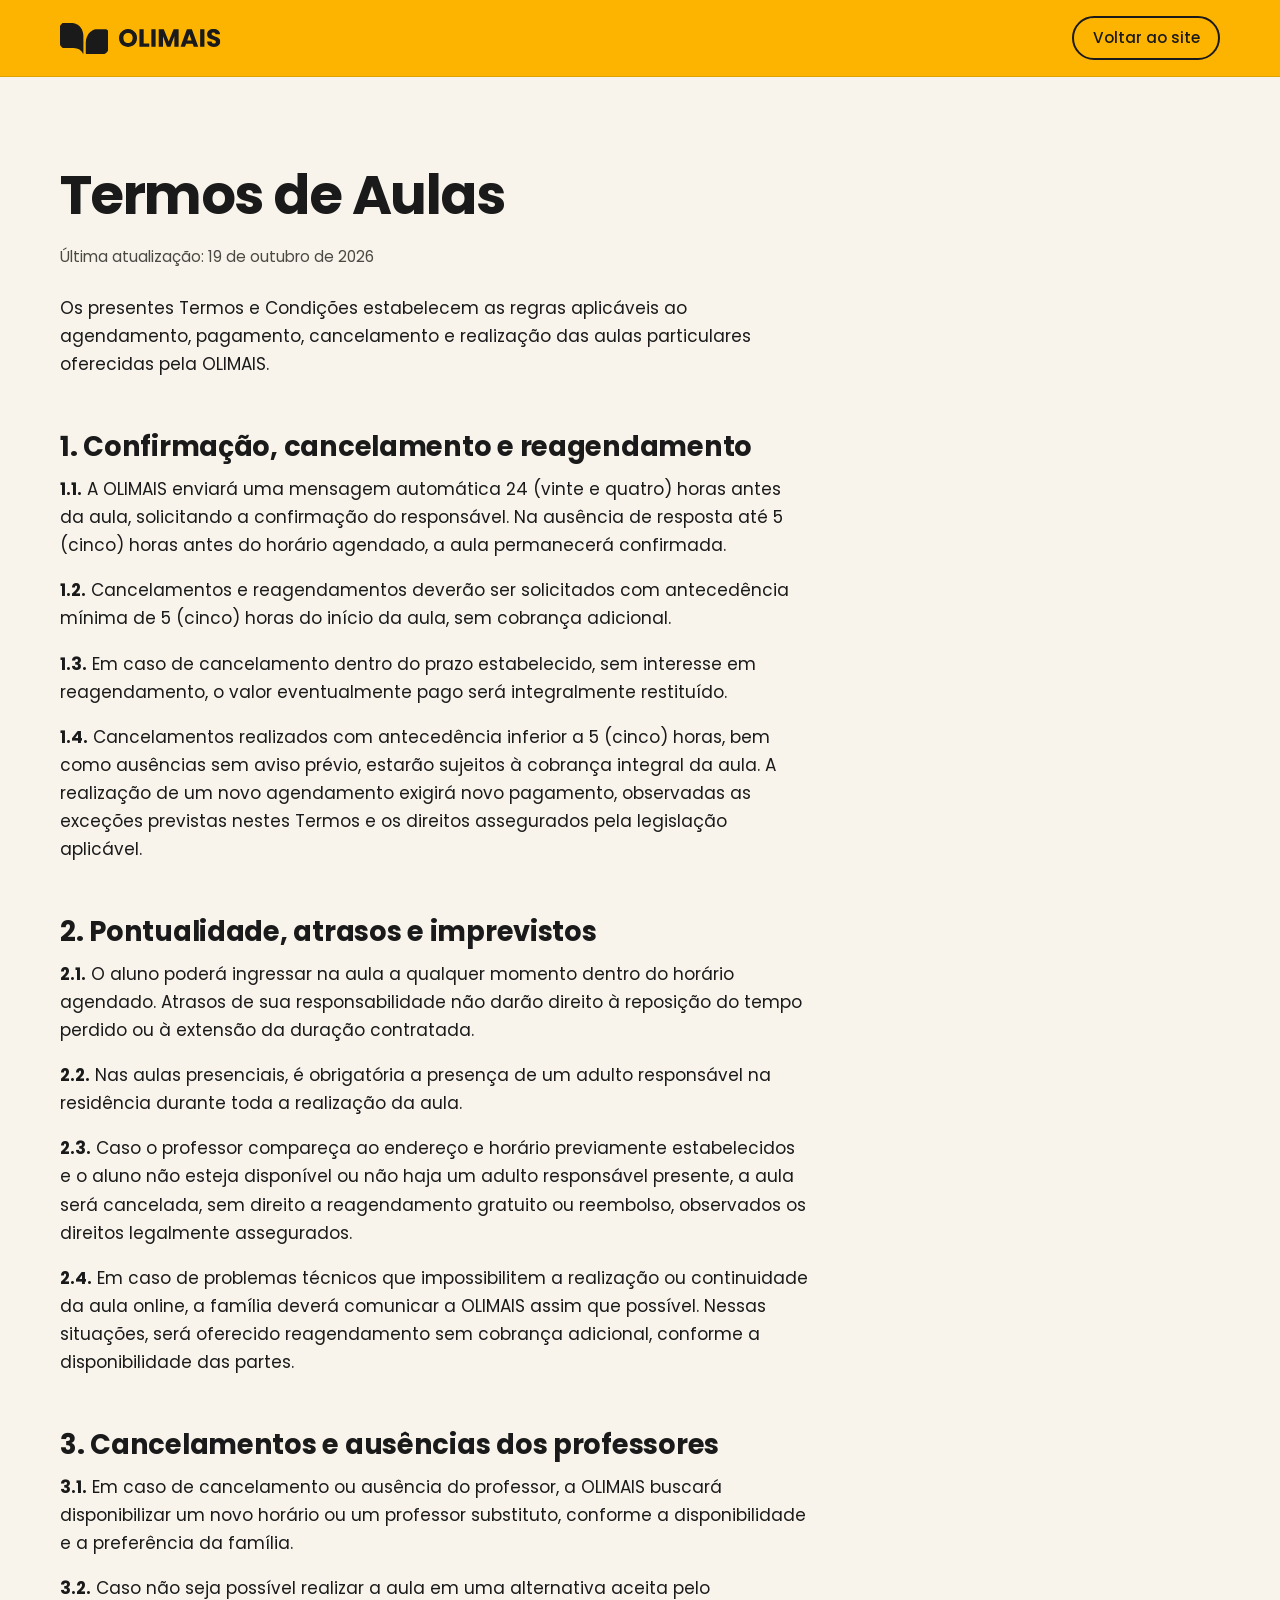
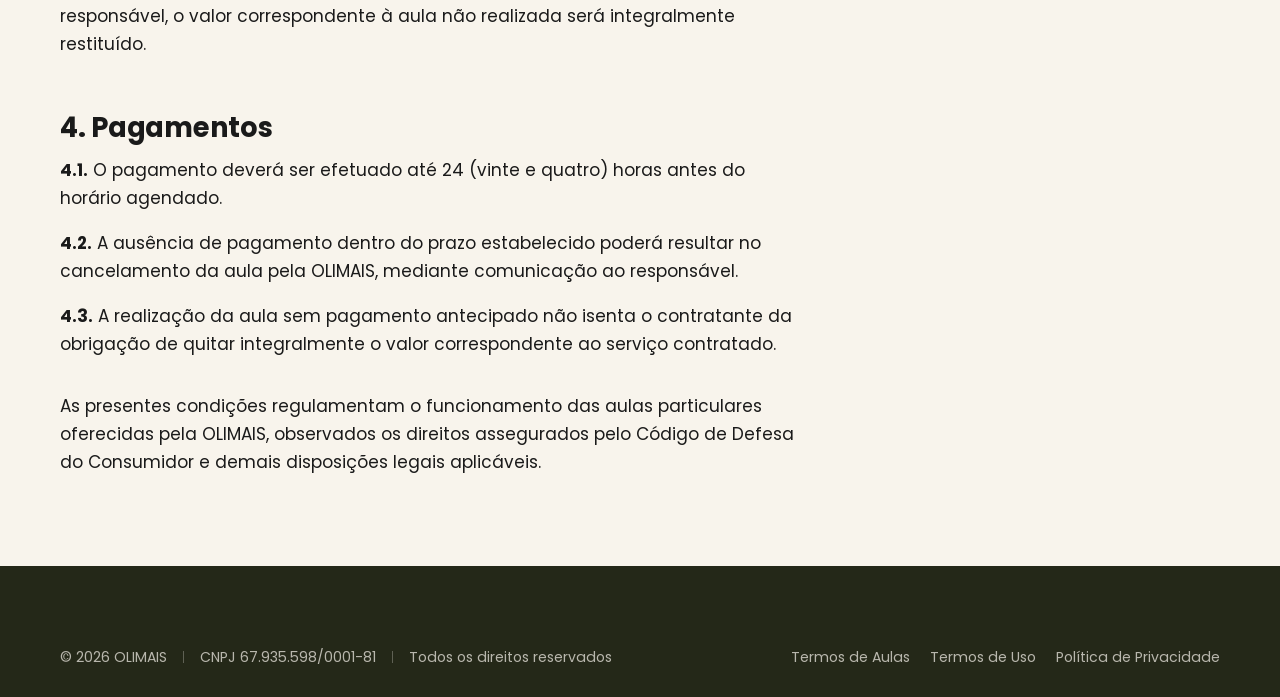
<file: termos-de-aula.html>
<!doctype html>
<html lang="pt-BR">
<head>
  <meta charset="utf-8">
  <meta name="viewport" content="width=device-width, initial-scale=1">
  <title>Termos de Aulas | OLIMAIS</title>
  <meta name="description" content="Regras de agendamento, pagamento, cancelamento e realização das aulas particulares da OLIMAIS.">
  <link rel="canonical" href="https://olimais.com.br/termos-de-aula.html">
  <meta name="theme-color" content="#FCB400">
  <link rel="icon" href="favicon.svg" type="image/svg+xml">
  <link rel="apple-touch-icon" href="img/apple-touch-icon.png">
  <link rel="preload" href="fonts/poppins-400.woff" as="font" type="font/woff" crossorigin>
  <link rel="stylesheet" href="css/style.css?v=20261101c">
</head>
<body>
<svg width="0" height="0" style="position:absolute" aria-hidden="true" focusable="false">
<symbol id="logo-mark" viewBox="290.23 528.12 855.36 550.64"><path fill="currentColor" d="M 326.757812 535.253906 L 304.484375 557.527344 L 293.792969 576.238281 L 290.226562 586.929688 L 290.226562 900.5625 L 291.121094 901.453125 L 291.121094 910.363281 L 294.683594 922.839844 L 302.703125 937.09375 L 314.285156 951.351562 L 323.195312 959.371094 L 333.886719 966.496094 L 342.796875 970.953125 L 349.035156 972.734375 L 354.378906 972.734375 L 355.269531 973.625 L 415.859375 973.625 L 416.75 972.734375 L 427.441406 972.734375 L 428.332031 973.625 L 442.589844 973.625 L 443.480469 972.734375 L 457.734375 972.734375 L 458.628906 973.625 L 545.054688 973.625 L 545.945312 974.515625 L 568.21875 976.296875 L 577.128906 978.972656 L 591.386719 980.753906 L 597.625 983.425781 L 606.535156 985.207031 L 634.152344 999.464844 L 659.992188 1019.066406 L 677.8125 1038.667969 L 687.613281 1053.816406 L 698.304688 1074.308594 L 700.089844 1076.089844 L 703.652344 1076.089844 L 705.433594 1071.636719 L 705.433594 1063.617188 L 706.324219 1062.726562 L 706.324219 846.210938 L 705.433594 845.320312 L 706.324219 823.046875 L 705.433594 822.15625 L 705.433594 754.4375 L 704.542969 753.546875 L 704.542969 741.964844 L 703.652344 741.074219 L 703.652344 733.054688 L 702.761719 732.164062 L 700.980469 711.671875 L 689.394531 668.902344 L 675.140625 635.9375 L 670.683594 630.589844 L 659.101562 610.988281 L 645.738281 594.058594 L 636.828125 586.929688 L 629.699219 578.914062 L 614.550781 568.21875 L 606.535156 561.09375 L 586.039062 549.507812 L 571.785156 544.164062 L 568.21875 541.488281 L 557.527344 537.035156 L 547.726562 535.253906 L 544.164062 533.472656 L 523.671875 530.796875 L 522.777344 529.90625 L 515.652344 529.90625 L 514.761719 529.015625 L 495.160156 529.015625 L 494.265625 528.125 L 344.578125 528.125 L 336.558594 529.90625 Z M 326.757812 535.253906 "/><path fill="currentColor" d="M 1125.984375 647.519531 L 1111.730469 639.5 L 1103.710938 637.71875 L 948.675781 637.71875 L 947.785156 638.609375 L 935.3125 638.609375 L 934.421875 639.5 L 919.273438 641.28125 L 889.871094 650.191406 L 864.03125 661.773438 L 832.847656 682.269531 L 805.226562 709.890625 L 789.1875 731.273438 L 767.804688 774.933594 L 759.785156 799.878906 L 758.894531 807.007812 L 756.222656 813.246094 L 751.765625 836.410156 L 750.875 849.777344 L 749.09375 856.902344 L 749.09375 867.597656 L 748.203125 868.488281 L 748.203125 1061.835938 L 749.09375 1062.726562 L 749.09375 1071.636719 L 749.984375 1074.308594 L 753.546875 1077.871094 L 756.222656 1078.761719 L 1026.195312 1078.761719 L 1027.085938 1077.871094 L 1052.925781 1078.761719 L 1053.816406 1077.871094 L 1079.652344 1077.871094 L 1086.78125 1076.089844 L 1097.472656 1069.851562 L 1108.167969 1060.941406 L 1131.332031 1036.886719 L 1136.679688 1029.757812 L 1142.914062 1018.175781 L 1145.589844 1006.59375 L 1145.589844 676.03125 L 1140.242188 662.667969 Z M 1125.984375 647.519531 "/></symbol>
<symbol id="logo-word" viewBox="6.75 58.2 705.41 125.33"><g fill="currentColor"><g><g><g transform="translate(0.999982, 182.308494)"><g><path d="M 68.671875 1.21875 C 57.171875 1.21875 46.625 -1.453125 37.03125 -6.796875 C 27.445312 -12.140625 19.835938 -19.601562 14.203125 -29.1875 C 8.566406 -38.78125 5.75 -49.5625 5.75 -61.53125 C 5.75 -73.5 8.566406 -84.25 14.203125 -93.78125 C 19.835938 -103.3125 27.445312 -110.75 37.03125 -116.09375 C 46.625 -121.4375 57.171875 -124.109375 68.671875 -124.109375 C 80.179688 -124.109375 90.726562 -121.4375 100.3125 -116.09375 C 109.90625 -110.75 117.457031 -103.3125 122.96875 -93.78125 C 128.488281 -84.25 131.25 -73.5 131.25 -61.53125 C 131.25 -49.5625 128.457031 -38.78125 122.875 -29.1875 C 117.300781 -19.601562 109.75 -12.140625 100.21875 -6.796875 C 90.695312 -1.453125 80.179688 1.21875 68.671875 1.21875 Z M 68.671875 -25.96875 C 78.441406 -25.96875 86.257812 -29.222656 92.125 -35.734375 C 97.988281 -42.242188 100.921875 -50.84375 100.921875 -61.53125 C 100.921875 -72.34375 97.988281 -80.972656 92.125 -87.421875 C 86.257812 -93.867188 78.441406 -97.09375 68.671875 -97.09375 C 58.796875 -97.09375 50.921875 -93.894531 45.046875 -87.5 C 39.179688 -81.113281 36.25 -72.457031 36.25 -61.53125 C 36.25 -50.726562 39.179688 -42.097656 45.046875 -35.640625 C 50.921875 -29.191406 58.796875 -25.96875 68.671875 -25.96875 Z M 68.671875 -25.96875 " /></g></g></g><g><g transform="translate(138.003538, 182.308494)"><g><path d="M 40.609375 -23.015625 L 79.65625 -23.015625 L 79.65625 0 L 10.8125 0 L 10.8125 -122.375 L 40.609375 -122.375 Z M 40.609375 -23.015625 " /></g></g></g><g><g transform="translate(221.146917, 182.308494)"><g><path d="M 40.609375 -122.375 L 40.609375 0 L 10.8125 0 L 10.8125 -122.375 Z M 40.609375 -122.375 " /></g></g></g><g><g transform="translate(272.566821, 182.308494)"><g><path d="M 149.390625 -122.375 L 149.390625 0 L 119.578125 0 L 119.578125 -73.390625 L 92.21875 0 L 68.15625 0 L 40.609375 -73.5625 L 40.609375 0 L 10.8125 0 L 10.8125 -122.375 L 46.015625 -122.375 L 80.359375 -37.65625 L 114.34375 -122.375 Z M 149.390625 -122.375 " /></g></g></g><g><g transform="translate(432.578602, 182.308494)"><g><path d="M 86.984375 -21.609375 L 41.3125 -21.609375 L 33.984375 0 L 2.78125 0 L 47.0625 -122.375 L 81.578125 -122.375 L 125.859375 0 L 94.296875 0 Z M 79.3125 -44.625 L 64.140625 -89.421875 L 49.15625 -44.625 Z M 79.3125 -44.625 " /></g></g></g><g><g transform="translate(561.041198, 182.308494)"><g><path d="M 40.609375 -122.375 L 40.609375 0 L 10.8125 0 L 10.8125 -122.375 Z M 40.609375 -122.375 " /></g></g></g><g><g transform="translate(612.461121, 182.308494)"><g><path d="M 55.078125 1.21875 C 46.128906 1.21875 38.109375 -0.234375 31.015625 -3.140625 C 23.929688 -6.046875 18.269531 -10.34375 14.03125 -16.03125 C 9.789062 -21.726562 7.554688 -28.585938 7.328125 -36.609375 L 39.046875 -36.609375 C 39.515625 -32.078125 41.082031 -28.617188 43.75 -26.234375 C 46.425781 -23.847656 49.914062 -22.65625 54.21875 -22.65625 C 58.625 -22.65625 62.101562 -23.671875 64.65625 -25.703125 C 67.21875 -27.742188 68.5 -30.566406 68.5 -34.171875 C 68.5 -37.191406 67.484375 -39.6875 65.453125 -41.65625 C 63.421875 -43.632812 60.921875 -45.257812 57.953125 -46.53125 C 54.992188 -47.8125 50.785156 -49.269531 45.328125 -50.90625 C 37.421875 -53.34375 30.96875 -55.78125 25.96875 -58.21875 C 20.976562 -60.65625 16.679688 -64.253906 13.078125 -69.015625 C 9.472656 -73.785156 7.671875 -80.003906 7.671875 -87.671875 C 7.671875 -99.066406 11.796875 -107.988281 20.046875 -114.4375 C 28.296875 -120.882812 39.046875 -124.109375 52.296875 -124.109375 C 65.773438 -124.109375 76.640625 -120.882812 84.890625 -114.4375 C 93.140625 -107.988281 97.554688 -99.007812 98.140625 -87.5 L 65.890625 -87.5 C 65.660156 -91.457031 64.207031 -94.566406 61.53125 -96.828125 C 58.851562 -99.097656 55.425781 -100.234375 51.25 -100.234375 C 47.644531 -100.234375 44.738281 -99.273438 42.53125 -97.359375 C 40.320312 -95.441406 39.21875 -92.679688 39.21875 -89.078125 C 39.21875 -85.117188 41.078125 -82.035156 44.796875 -79.828125 C 48.515625 -77.617188 54.328125 -75.238281 62.234375 -72.6875 C 70.128906 -70.007812 76.546875 -67.453125 81.484375 -65.015625 C 86.429688 -62.578125 90.703125 -59.03125 94.296875 -54.375 C 97.898438 -49.726562 99.703125 -43.75 99.703125 -36.4375 C 99.703125 -29.457031 97.929688 -23.117188 94.390625 -17.421875 C 90.847656 -11.734375 85.707031 -7.203125 78.96875 -3.828125 C 72.226562 -0.460938 64.265625 1.21875 55.078125 1.21875 Z M 55.078125 1.21875 " /></g></g></g></g></g></symbol>
</svg>
<header class="site-header">
  <div class="wrap site-header__bar">
    <a class="brand" href="/" aria-label="OLIMAIS, página inicial">
      <svg class="brand__mark" viewBox="0 0 855.36 550.64" aria-hidden="true"><use href="#logo-mark"/></svg>
      <svg class="brand__word" viewBox="0 0 705.41 125.33" aria-hidden="true"><use href="#logo-word"/></svg>
    </a>
    <a class="btn btn--ghost btn--sm" style="margin-left:auto" href="/">Voltar ao site</a>
  </div>
</header>
<main>
  <article class="wrap doc">
    <h1>Termos de Aulas</h1>
    <p class="updated">Última atualização: 19 de outubro de 2026</p>

    <p>Os presentes Termos e Condições estabelecem as regras aplicáveis ao agendamento, pagamento, cancelamento e realização das aulas particulares oferecidas pela OLIMAIS.</p>

    <h2>1. Confirmação, cancelamento e reagendamento</h2>
    <p><strong>1.1.</strong> A OLIMAIS enviará uma mensagem automática 24 (vinte e quatro) horas antes da aula, solicitando a confirmação do responsável. Na ausência de resposta até 5 (cinco) horas antes do horário agendado, a aula permanecerá confirmada.</p>
    <p><strong>1.2.</strong> Cancelamentos e reagendamentos deverão ser solicitados com antecedência mínima de 5 (cinco) horas do início da aula, sem cobrança adicional.</p>
    <p><strong>1.3.</strong> Em caso de cancelamento dentro do prazo estabelecido, sem interesse em reagendamento, o valor eventualmente pago será integralmente restituído.</p>
    <p><strong>1.4.</strong> Cancelamentos realizados com antecedência inferior a 5 (cinco) horas, bem como ausências sem aviso prévio, estarão sujeitos à cobrança integral da aula. A realização de um novo agendamento exigirá novo pagamento, observadas as exceções previstas nestes Termos e os direitos assegurados pela legislação aplicável.</p>

    <h2>2. Pontualidade, atrasos e imprevistos</h2>
    <p><strong>2.1.</strong> O aluno poderá ingressar na aula a qualquer momento dentro do horário agendado. Atrasos de sua responsabilidade não darão direito à reposição do tempo perdido ou à extensão da duração contratada.</p>
    <p><strong>2.2.</strong> Nas aulas presenciais, é obrigatória a presença de um adulto responsável na residência durante toda a realização da aula.</p>
    <p><strong>2.3.</strong> Caso o professor compareça ao endereço e horário previamente estabelecidos e o aluno não esteja disponível ou não haja um adulto responsável presente, a aula será cancelada, sem direito a reagendamento gratuito ou reembolso, observados os direitos legalmente assegurados.</p>
    <p><strong>2.4.</strong> Em caso de problemas técnicos que impossibilitem a realização ou continuidade da aula online, a família deverá comunicar a OLIMAIS assim que possível. Nessas situações, será oferecido reagendamento sem cobrança adicional, conforme a disponibilidade das partes.</p>

    <h2>3. Cancelamentos e ausências dos professores</h2>
    <p><strong>3.1.</strong> Em caso de cancelamento ou ausência do professor, a OLIMAIS buscará disponibilizar um novo horário ou um professor substituto, conforme a disponibilidade e a preferência da família.</p>
    <p><strong>3.2.</strong> Caso não seja possível realizar a aula em uma alternativa aceita pelo responsável, o valor correspondente à aula não realizada será integralmente restituído.</p>

    <h2>4. Pagamentos</h2>
    <p><strong>4.1.</strong> O pagamento deverá ser efetuado até 24 (vinte e quatro) horas antes do horário agendado.</p>
    <p><strong>4.2.</strong> A ausência de pagamento dentro do prazo estabelecido poderá resultar no cancelamento da aula pela OLIMAIS, mediante comunicação ao responsável.</p>
    <p><strong>4.3.</strong> A realização da aula sem pagamento antecipado não isenta o contratante da obrigação de quitar integralmente o valor correspondente ao serviço contratado.</p>

    <p style="margin-top:2em">As presentes condições regulamentam o funcionamento das aulas particulares oferecidas pela OLIMAIS, observados os direitos assegurados pelo Código de Defesa do Consumidor e demais disposições legais aplicáveis.</p>

  </article>
</main>
<footer class="site-footer">
  <div class="wrap">
    <div class="site-footer__legal" style="border-top:0;margin-top:0;padding-top:0">
      <div class="legal-list">
        <span>© <span id="ano">2026</span> OLIMAIS</span>
        <span>CNPJ 67.935.598/0001-81</span>
        <span>Todos os direitos reservados</span>
      </div>
      <div class="legal-links">
        <a href="/termos-de-aula.html">Termos de Aulas</a>
        <a href="/termos-de-uso.html">Termos de Uso</a>
        <a href="/privacidade.html">Política de Privacidade</a>
      </div>
    </div>
  </div>
</footer>
<script src="js/main.js?v=20261101c" defer></script>
</body>
</html>
</file>
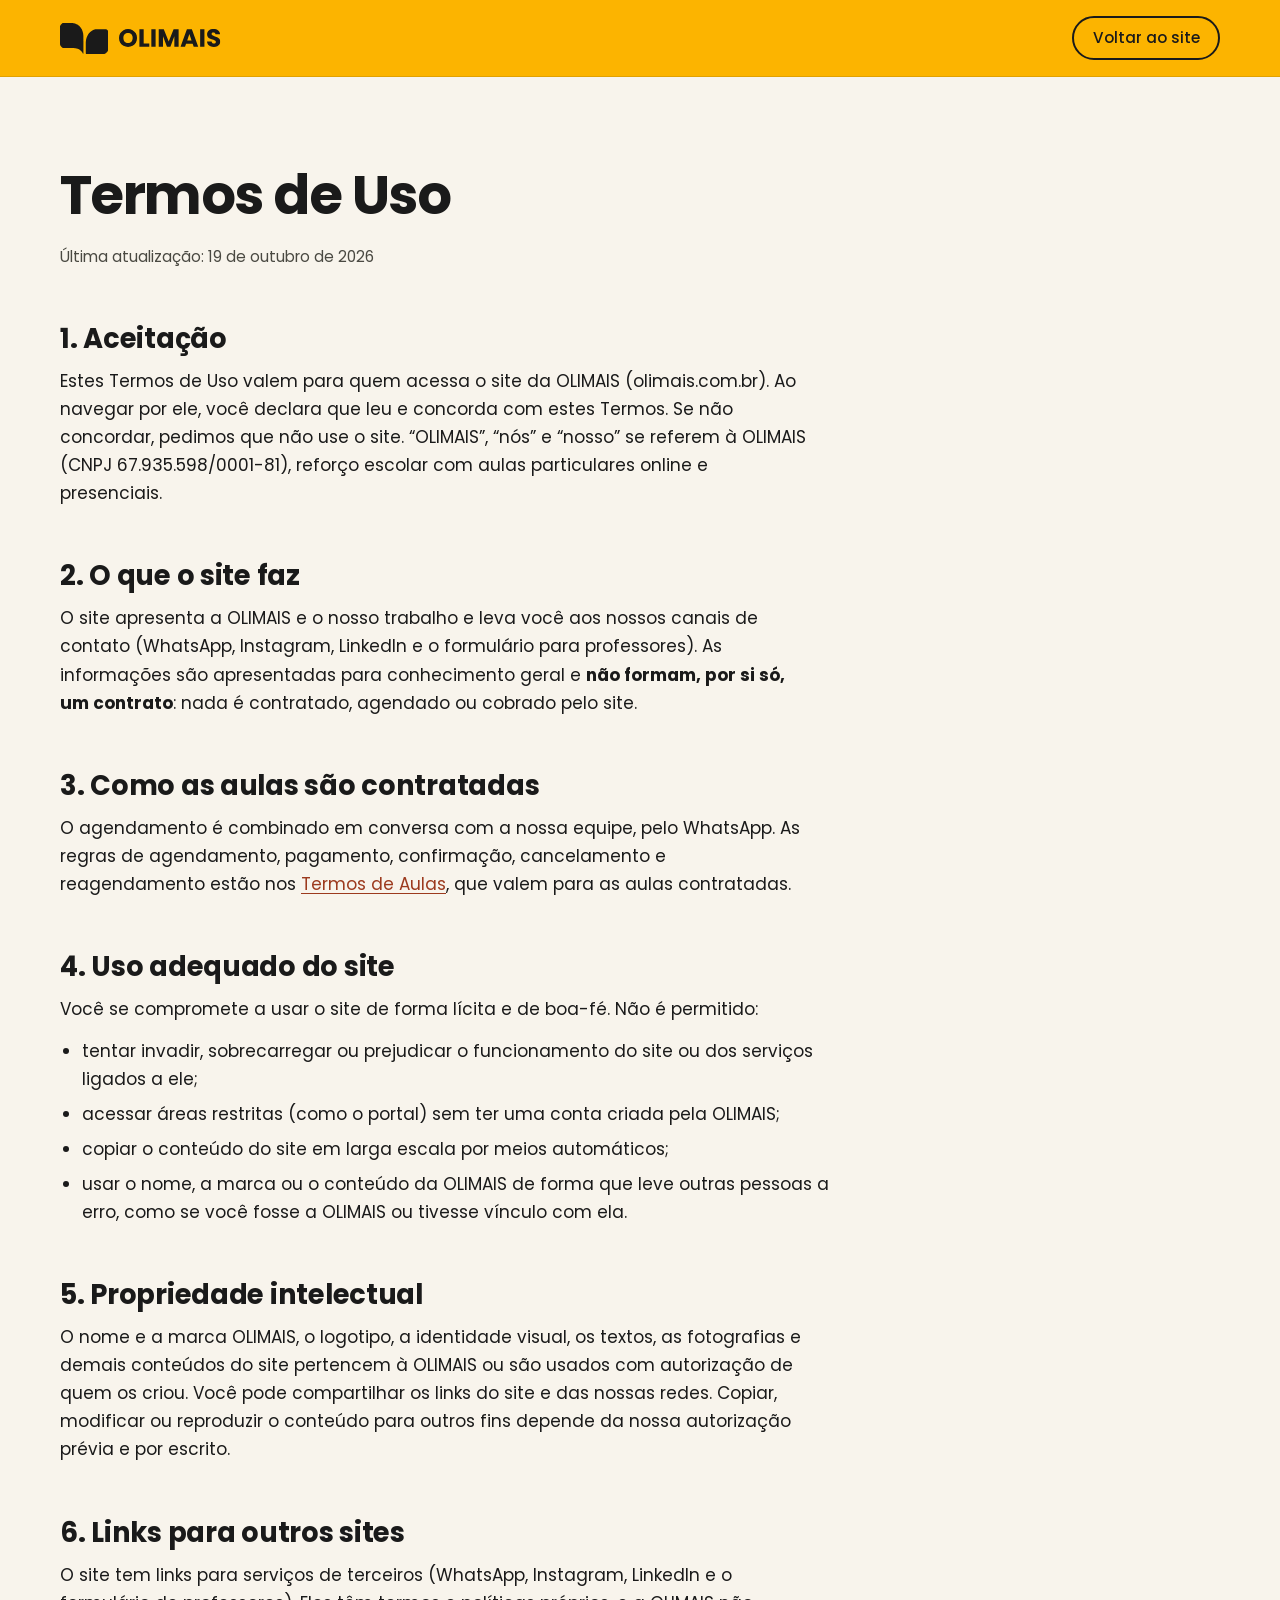
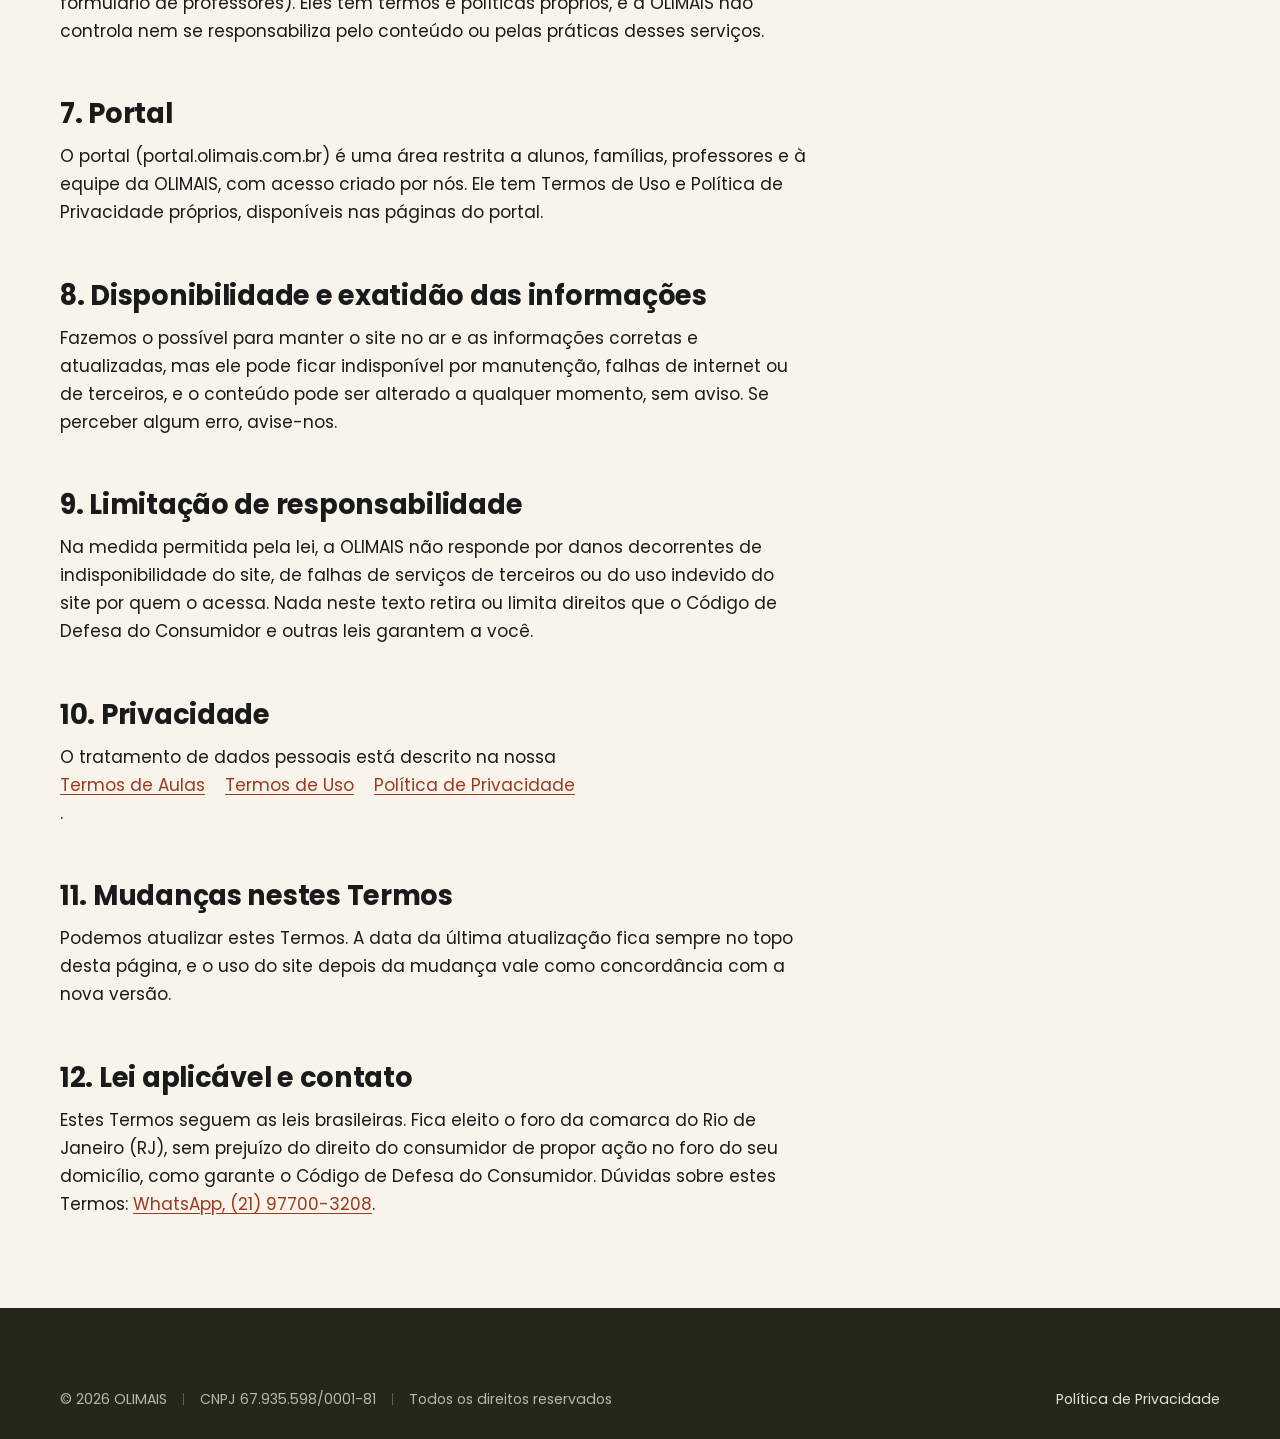
<file: termos-de-uso.html>
<!doctype html>
<html lang="pt-BR">
<head>
  <meta charset="utf-8">
  <meta name="viewport" content="width=device-width, initial-scale=1">
  <title>Termos de Uso | OLIMAIS</title>
  <meta name="description" content="Regras para o uso do site da OLIMAIS.">
  <link rel="canonical" href="https://olimais.com.br/termos-de-uso.html">
  <meta name="theme-color" content="#FCB400">
  <link rel="icon" href="favicon.svg" type="image/svg+xml">
  <link rel="apple-touch-icon" href="img/apple-touch-icon.png">
  <link rel="preload" href="fonts/poppins-400.woff" as="font" type="font/woff" crossorigin>
  <link rel="stylesheet" href="css/style.css?v=20261101c">
</head>
<body>
<svg width="0" height="0" style="position:absolute" aria-hidden="true" focusable="false">
<symbol id="logo-mark" viewBox="290.23 528.12 855.36 550.64"><path fill="currentColor" d="M 326.757812 535.253906 L 304.484375 557.527344 L 293.792969 576.238281 L 290.226562 586.929688 L 290.226562 900.5625 L 291.121094 901.453125 L 291.121094 910.363281 L 294.683594 922.839844 L 302.703125 937.09375 L 314.285156 951.351562 L 323.195312 959.371094 L 333.886719 966.496094 L 342.796875 970.953125 L 349.035156 972.734375 L 354.378906 972.734375 L 355.269531 973.625 L 415.859375 973.625 L 416.75 972.734375 L 427.441406 972.734375 L 428.332031 973.625 L 442.589844 973.625 L 443.480469 972.734375 L 457.734375 972.734375 L 458.628906 973.625 L 545.054688 973.625 L 545.945312 974.515625 L 568.21875 976.296875 L 577.128906 978.972656 L 591.386719 980.753906 L 597.625 983.425781 L 606.535156 985.207031 L 634.152344 999.464844 L 659.992188 1019.066406 L 677.8125 1038.667969 L 687.613281 1053.816406 L 698.304688 1074.308594 L 700.089844 1076.089844 L 703.652344 1076.089844 L 705.433594 1071.636719 L 705.433594 1063.617188 L 706.324219 1062.726562 L 706.324219 846.210938 L 705.433594 845.320312 L 706.324219 823.046875 L 705.433594 822.15625 L 705.433594 754.4375 L 704.542969 753.546875 L 704.542969 741.964844 L 703.652344 741.074219 L 703.652344 733.054688 L 702.761719 732.164062 L 700.980469 711.671875 L 689.394531 668.902344 L 675.140625 635.9375 L 670.683594 630.589844 L 659.101562 610.988281 L 645.738281 594.058594 L 636.828125 586.929688 L 629.699219 578.914062 L 614.550781 568.21875 L 606.535156 561.09375 L 586.039062 549.507812 L 571.785156 544.164062 L 568.21875 541.488281 L 557.527344 537.035156 L 547.726562 535.253906 L 544.164062 533.472656 L 523.671875 530.796875 L 522.777344 529.90625 L 515.652344 529.90625 L 514.761719 529.015625 L 495.160156 529.015625 L 494.265625 528.125 L 344.578125 528.125 L 336.558594 529.90625 Z M 326.757812 535.253906 "/><path fill="currentColor" d="M 1125.984375 647.519531 L 1111.730469 639.5 L 1103.710938 637.71875 L 948.675781 637.71875 L 947.785156 638.609375 L 935.3125 638.609375 L 934.421875 639.5 L 919.273438 641.28125 L 889.871094 650.191406 L 864.03125 661.773438 L 832.847656 682.269531 L 805.226562 709.890625 L 789.1875 731.273438 L 767.804688 774.933594 L 759.785156 799.878906 L 758.894531 807.007812 L 756.222656 813.246094 L 751.765625 836.410156 L 750.875 849.777344 L 749.09375 856.902344 L 749.09375 867.597656 L 748.203125 868.488281 L 748.203125 1061.835938 L 749.09375 1062.726562 L 749.09375 1071.636719 L 749.984375 1074.308594 L 753.546875 1077.871094 L 756.222656 1078.761719 L 1026.195312 1078.761719 L 1027.085938 1077.871094 L 1052.925781 1078.761719 L 1053.816406 1077.871094 L 1079.652344 1077.871094 L 1086.78125 1076.089844 L 1097.472656 1069.851562 L 1108.167969 1060.941406 L 1131.332031 1036.886719 L 1136.679688 1029.757812 L 1142.914062 1018.175781 L 1145.589844 1006.59375 L 1145.589844 676.03125 L 1140.242188 662.667969 Z M 1125.984375 647.519531 "/></symbol>
<symbol id="logo-word" viewBox="6.75 58.2 705.41 125.33"><g fill="currentColor"><g><g><g transform="translate(0.999982, 182.308494)"><g><path d="M 68.671875 1.21875 C 57.171875 1.21875 46.625 -1.453125 37.03125 -6.796875 C 27.445312 -12.140625 19.835938 -19.601562 14.203125 -29.1875 C 8.566406 -38.78125 5.75 -49.5625 5.75 -61.53125 C 5.75 -73.5 8.566406 -84.25 14.203125 -93.78125 C 19.835938 -103.3125 27.445312 -110.75 37.03125 -116.09375 C 46.625 -121.4375 57.171875 -124.109375 68.671875 -124.109375 C 80.179688 -124.109375 90.726562 -121.4375 100.3125 -116.09375 C 109.90625 -110.75 117.457031 -103.3125 122.96875 -93.78125 C 128.488281 -84.25 131.25 -73.5 131.25 -61.53125 C 131.25 -49.5625 128.457031 -38.78125 122.875 -29.1875 C 117.300781 -19.601562 109.75 -12.140625 100.21875 -6.796875 C 90.695312 -1.453125 80.179688 1.21875 68.671875 1.21875 Z M 68.671875 -25.96875 C 78.441406 -25.96875 86.257812 -29.222656 92.125 -35.734375 C 97.988281 -42.242188 100.921875 -50.84375 100.921875 -61.53125 C 100.921875 -72.34375 97.988281 -80.972656 92.125 -87.421875 C 86.257812 -93.867188 78.441406 -97.09375 68.671875 -97.09375 C 58.796875 -97.09375 50.921875 -93.894531 45.046875 -87.5 C 39.179688 -81.113281 36.25 -72.457031 36.25 -61.53125 C 36.25 -50.726562 39.179688 -42.097656 45.046875 -35.640625 C 50.921875 -29.191406 58.796875 -25.96875 68.671875 -25.96875 Z M 68.671875 -25.96875 " /></g></g></g><g><g transform="translate(138.003538, 182.308494)"><g><path d="M 40.609375 -23.015625 L 79.65625 -23.015625 L 79.65625 0 L 10.8125 0 L 10.8125 -122.375 L 40.609375 -122.375 Z M 40.609375 -23.015625 " /></g></g></g><g><g transform="translate(221.146917, 182.308494)"><g><path d="M 40.609375 -122.375 L 40.609375 0 L 10.8125 0 L 10.8125 -122.375 Z M 40.609375 -122.375 " /></g></g></g><g><g transform="translate(272.566821, 182.308494)"><g><path d="M 149.390625 -122.375 L 149.390625 0 L 119.578125 0 L 119.578125 -73.390625 L 92.21875 0 L 68.15625 0 L 40.609375 -73.5625 L 40.609375 0 L 10.8125 0 L 10.8125 -122.375 L 46.015625 -122.375 L 80.359375 -37.65625 L 114.34375 -122.375 Z M 149.390625 -122.375 " /></g></g></g><g><g transform="translate(432.578602, 182.308494)"><g><path d="M 86.984375 -21.609375 L 41.3125 -21.609375 L 33.984375 0 L 2.78125 0 L 47.0625 -122.375 L 81.578125 -122.375 L 125.859375 0 L 94.296875 0 Z M 79.3125 -44.625 L 64.140625 -89.421875 L 49.15625 -44.625 Z M 79.3125 -44.625 " /></g></g></g><g><g transform="translate(561.041198, 182.308494)"><g><path d="M 40.609375 -122.375 L 40.609375 0 L 10.8125 0 L 10.8125 -122.375 Z M 40.609375 -122.375 " /></g></g></g><g><g transform="translate(612.461121, 182.308494)"><g><path d="M 55.078125 1.21875 C 46.128906 1.21875 38.109375 -0.234375 31.015625 -3.140625 C 23.929688 -6.046875 18.269531 -10.34375 14.03125 -16.03125 C 9.789062 -21.726562 7.554688 -28.585938 7.328125 -36.609375 L 39.046875 -36.609375 C 39.515625 -32.078125 41.082031 -28.617188 43.75 -26.234375 C 46.425781 -23.847656 49.914062 -22.65625 54.21875 -22.65625 C 58.625 -22.65625 62.101562 -23.671875 64.65625 -25.703125 C 67.21875 -27.742188 68.5 -30.566406 68.5 -34.171875 C 68.5 -37.191406 67.484375 -39.6875 65.453125 -41.65625 C 63.421875 -43.632812 60.921875 -45.257812 57.953125 -46.53125 C 54.992188 -47.8125 50.785156 -49.269531 45.328125 -50.90625 C 37.421875 -53.34375 30.96875 -55.78125 25.96875 -58.21875 C 20.976562 -60.65625 16.679688 -64.253906 13.078125 -69.015625 C 9.472656 -73.785156 7.671875 -80.003906 7.671875 -87.671875 C 7.671875 -99.066406 11.796875 -107.988281 20.046875 -114.4375 C 28.296875 -120.882812 39.046875 -124.109375 52.296875 -124.109375 C 65.773438 -124.109375 76.640625 -120.882812 84.890625 -114.4375 C 93.140625 -107.988281 97.554688 -99.007812 98.140625 -87.5 L 65.890625 -87.5 C 65.660156 -91.457031 64.207031 -94.566406 61.53125 -96.828125 C 58.851562 -99.097656 55.425781 -100.234375 51.25 -100.234375 C 47.644531 -100.234375 44.738281 -99.273438 42.53125 -97.359375 C 40.320312 -95.441406 39.21875 -92.679688 39.21875 -89.078125 C 39.21875 -85.117188 41.078125 -82.035156 44.796875 -79.828125 C 48.515625 -77.617188 54.328125 -75.238281 62.234375 -72.6875 C 70.128906 -70.007812 76.546875 -67.453125 81.484375 -65.015625 C 86.429688 -62.578125 90.703125 -59.03125 94.296875 -54.375 C 97.898438 -49.726562 99.703125 -43.75 99.703125 -36.4375 C 99.703125 -29.457031 97.929688 -23.117188 94.390625 -17.421875 C 90.847656 -11.734375 85.707031 -7.203125 78.96875 -3.828125 C 72.226562 -0.460938 64.265625 1.21875 55.078125 1.21875 Z M 55.078125 1.21875 " /></g></g></g></g></g></symbol>
</svg>
<header class="site-header">
  <div class="wrap site-header__bar">
    <a class="brand" href="/" aria-label="OLIMAIS, página inicial">
      <svg class="brand__mark" viewBox="0 0 855.36 550.64" aria-hidden="true"><use href="#logo-mark"/></svg>
      <svg class="brand__word" viewBox="0 0 705.41 125.33" aria-hidden="true"><use href="#logo-word"/></svg>
    </a>
    <a class="btn btn--ghost btn--sm" style="margin-left:auto" href="/">Voltar ao site</a>
  </div>
</header>
<main>
  <article class="wrap doc">
    <h1>Termos de Uso</h1>
    <p class="updated">Última atualização: 19 de outubro de 2026</p>
    <!-- MODELO BASE redigido para o que a OLIMAIS faz hoje. Não substitui a orientação de um(a) advogado(a):
         peça a revisão de um profissional (direito do consumidor / direito digital) antes de tratar como definitivo.
         Se mudar o funcionamento (novas ferramentas, anúncios, formulários), atualize o texto e a data. -->
    <h2>1. Aceitação</h2>
    <p>Estes Termos de Uso valem para quem acessa o site da OLIMAIS (olimais.com.br). Ao navegar por ele, você declara que leu e concorda com estes Termos. Se não concordar, pedimos que não use o site. “OLIMAIS”, “nós” e “nosso” se referem à OLIMAIS (CNPJ 67.935.598/0001-81), reforço escolar com aulas particulares online e presenciais.</p>
    <h2>2. O que o site faz</h2>
    <p>O site apresenta a OLIMAIS e o nosso trabalho e leva você aos nossos canais de contato (WhatsApp, Instagram, LinkedIn e o formulário para professores). As informações são apresentadas para conhecimento geral e <strong>não formam, por si só, um contrato</strong>: nada é contratado, agendado ou cobrado pelo site.</p>
    <h2>3. Como as aulas são contratadas</h2>
    <p>O agendamento é combinado em conversa com a nossa equipe, pelo WhatsApp. As regras de agendamento, pagamento, confirmação, cancelamento e reagendamento estão nos <a href="termos-de-aula.html">Termos de Aulas</a>, que valem para as aulas contratadas.</p>
    <h2>4. Uso adequado do site</h2>
    <p>Você se compromete a usar o site de forma lícita e de boa-fé. Não é permitido:</p>
    <ul><li>tentar invadir, sobrecarregar ou prejudicar o funcionamento do site ou dos serviços ligados a ele;</li><li>acessar áreas restritas (como o portal) sem ter uma conta criada pela OLIMAIS;</li><li>copiar o conteúdo do site em larga escala por meios automáticos;</li><li>usar o nome, a marca ou o conteúdo da OLIMAIS de forma que leve outras pessoas a erro, como se você fosse a OLIMAIS ou tivesse vínculo com ela.</li></ul>
    <h2>5. Propriedade intelectual</h2>
    <p>O nome e a marca OLIMAIS, o logotipo, a identidade visual, os textos, as fotografias e demais conteúdos do site pertencem à OLIMAIS ou são usados com autorização de quem os criou. Você pode compartilhar os links do site e das nossas redes. Copiar, modificar ou reproduzir o conteúdo para outros fins depende da nossa autorização prévia e por escrito.</p>
    <h2>6. Links para outros sites</h2>
    <p>O site tem links para serviços de terceiros (WhatsApp, Instagram, LinkedIn e o formulário de professores). Eles têm termos e políticas próprios, e a OLIMAIS não controla nem se responsabiliza pelo conteúdo ou pelas práticas desses serviços.</p>
    <h2>7. Portal</h2>
    <p>O portal (portal.olimais.com.br) é uma área restrita a alunos, famílias, professores e à equipe da OLIMAIS, com acesso criado por nós. Ele tem Termos de Uso e Política de Privacidade próprios, disponíveis nas páginas do portal.</p>
    <h2>8. Disponibilidade e exatidão das informações</h2>
    <p>Fazemos o possível para manter o site no ar e as informações corretas e atualizadas, mas ele pode ficar indisponível por manutenção, falhas de internet ou de terceiros, e o conteúdo pode ser alterado a qualquer momento, sem aviso. Se perceber algum erro, avise-nos.</p>
    <h2>9. Limitação de responsabilidade</h2>
    <p>Na medida permitida pela lei, a OLIMAIS não responde por danos decorrentes de indisponibilidade do site, de falhas de serviços de terceiros ou do uso indevido do site por quem o acessa. Nada neste texto retira ou limita direitos que o Código de Defesa do Consumidor e outras leis garantem a você.</p>
    <h2>10. Privacidade</h2>
    <p>O tratamento de dados pessoais está descrito na nossa <div class="legal-links">
        <a href="/termos-de-aula.html">Termos de Aulas</a>
        <a href="/termos-de-uso.html">Termos de Uso</a>
        <a href="/privacidade.html">Política de Privacidade</a>
      </div>.</p>
    <h2>11. Mudanças nestes Termos</h2>
    <p>Podemos atualizar estes Termos. A data da última atualização fica sempre no topo desta página, e o uso do site depois da mudança vale como concordância com a nova versão.</p>
    <h2>12. Lei aplicável e contato</h2>
    <p>Estes Termos seguem as leis brasileiras. Fica eleito o foro da comarca do Rio de Janeiro (RJ), sem prejuízo do direito do consumidor de propor ação no foro do seu domicílio, como garante o Código de Defesa do Consumidor. Dúvidas sobre estes Termos: <a href="https://wa.me/5521977003208?text=Ol%C3%A1%21%20Vim%20pelo%20site%20da%20OLIMAIS%20e%20gostaria%20de%20saber%20mais%20sobre%20as%20aulas." target="_blank" rel="noopener">WhatsApp, (21) 97700-3208</a>.</p>

  </article>
</main>
<footer class="site-footer">
  <div class="wrap">
    <div class="site-footer__legal" style="border-top:0;margin-top:0;padding-top:0">
      <div class="legal-list">
        <span>© <span id="ano">2026</span> OLIMAIS</span>
        <span>CNPJ 67.935.598/0001-81</span>
        <span>Todos os direitos reservados</span>
      </div>
      <a href="/privacidade.html">Política de Privacidade</a>
    </div>
  </div>
</footer>
<script src="js/main.js?v=20261101c" defer></script>
</body>
</html>
</file>
<file: css/style.css>
/* ==========================================================================
   OLIMAIS — site público
   Tudo que é cor, fonte e forma está nas variáveis do :root (logo abaixo).
   Para mudar o visual do site inteiro, comece por ali.
   ========================================================================== */

/* ---- Fonte: Poppins, hospedada junto com o site (licença OFL, ver fonts/OFL.txt) ---- */
@font-face { font-family: "Poppins"; font-style: normal; font-weight: 300; font-display: swap; src: url("../fonts/poppins-300.woff") format("woff"); }
@font-face { font-family: "Poppins"; font-style: normal; font-weight: 400; font-display: swap; src: url("../fonts/poppins-400.woff") format("woff"); }
@font-face { font-family: "Poppins"; font-style: normal; font-weight: 500; font-display: swap; src: url("../fonts/poppins-500.woff") format("woff"); }
@font-face { font-family: "Poppins"; font-style: normal; font-weight: 700; font-display: swap; src: url("../fonts/poppins-700.woff") format("woff"); }

:root {
  /* Cores medidas nos posts da marca */
  --cream:     #F8F4EC;   /* fundo */
  --paper:     #FFFCF6;   /* cartões claros */
  --sand:      #EFE6D6;   /* seções alternadas */
  --sun:       #FCB400;   /* amarelo da marca */
  --sun-soft:  #FCD060;
  --sun-wash:  #FFF0C4;
  --clay:      #CB5532;   /* terracota: títulos grandes e formas */
  --clay-deep: #B24526;
  --clay-ink:  #9C3A1E;   /* terracota para TEXTO pequeno sobre fundo claro (contraste 5:1) */   /* terracota escura: painéis com texto branco (contraste) */
  --ink:       #1A1A1A;
  --ink-2:     #4A4942;   /* texto secundário */
  --night:     #242818;   /* rodapé e faixas escuras */

  --font: "Poppins", system-ui, -apple-system, "Segoe UI", Roboto, "Helvetica Neue", Arial, sans-serif;

  /* Formas: o logo é feito de duas "folhas" (um canto bem arredondado, os outros quase retos) */
  --r-leaf: clamp(72px, 11vw, 140px);
  --r-md: 24px;
  --r-sm: 16px;

  --gutter: clamp(20px, 4vw, 40px);
  --header-h: 76px;
}

/* ---- Base ---- */
*, *::before, *::after { box-sizing: border-box; }
html { scroll-behavior: smooth; -webkit-text-size-adjust: 100%; text-size-adjust: 100%; }
body {
  min-height: 100vh;
  display: flex;
  flex-direction: column;
  margin: 0;
  background: var(--cream);
  color: var(--ink);
  font: 400 1.0625rem/1.65 var(--font);
  -webkit-font-smoothing: antialiased;
  text-rendering: optimizeLegibility;
}
main { flex: 1 0 auto; }
.site-footer { flex-shrink: 0; }
img, svg { display: block; max-width: 100%; }
h1, h2, h3, p, ul, ol, figure, blockquote { margin: 0; }
ul, ol { padding: 0; list-style: none; }
a { color: inherit; }
section[id], header[id] { scroll-margin-top: calc(var(--header-h) + 8px); }

:focus-visible { outline: 3px solid var(--ink); outline-offset: 3px; border-radius: 6px; }
.on-dark :focus-visible, .site-footer :focus-visible { outline-color: var(--sun); }

.sr-only {
  position: absolute; width: 1px; height: 1px; margin: -1px; padding: 0; overflow: hidden;
  clip: rect(0 0 0 0); white-space: nowrap; border: 0;
}
.skip-link {
  position: absolute; left: 12px; top: -60px; z-index: 100;
  background: var(--ink); color: var(--cream); padding: .7rem 1.1rem; border-radius: 999px;
  text-decoration: none; font-weight: 500;
}
.skip-link:focus { top: 12px; }

.wrap { width: min(1160px, calc(100% - 2 * var(--gutter))); margin-inline: auto; }
.section { padding-block: clamp(64px, 9vw, 120px); position: relative; }
.section--sand { background: var(--sand); }

/* ---- Tipografia ---- */
h1, h2, h3 { font-weight: 700; letter-spacing: -.02em; }
h1 { font-size: clamp(2.45rem, 1.15rem + 4.6vw, 4.25rem); line-height: 1.03; letter-spacing: -.028em; }
h2 { font-size: clamp(2rem, 1.2rem + 2.8vw, 3.2rem); line-height: 1.08; text-wrap: balance; }
h3 { font-size: clamp(1.3rem, 1.1rem + .8vw, 1.65rem); line-height: 1.2; }
.lead { font-weight: 300; font-size: clamp(1.2rem, 1rem + .9vw, 1.6rem); line-height: 1.45; }
.prose p + p { margin-top: 1.1em; }
.prose { max-width: 60ch; }
.prose strong { font-weight: 700; }
.hl { color: var(--clay); }                 /* destaque de título, como nos posts */
.dot { color: var(--sun); }                 /* o ponto amarelo do título principal */

/* ---- Ícones (sprite inline no HTML) ---- */
.ico { width: 1.25em; height: 1.25em; flex: none; fill: none; stroke: currentColor; stroke-width: 2; stroke-linecap: round; stroke-linejoin: round; }
.ico--fill { fill: currentColor; stroke: none; }

/* ---- Botões ---- */
.btn {
  display: inline-flex; align-items: center; justify-content: center; gap: .6rem;
  padding: .95rem 1.6rem; border-radius: 999px; border: 2px solid transparent;
  font: 500 1rem/1.1 var(--font); text-decoration: none; cursor: pointer; white-space: nowrap;
  transition: background-color .2s ease, color .2s ease, border-color .2s ease;
}
.btn .ico { width: 1.1em; height: 1.1em; }
.btn--sun { background: var(--sun); color: var(--ink); }
.btn--sun:hover { background: #FFC730; }
.btn--ink { background: var(--ink); color: var(--cream); }
.btn--ink:hover { background: #000; }
.btn--ghost { border-color: var(--ink); color: var(--ink); background: transparent; }
.btn--ghost:hover { background: var(--ink); color: var(--cream); }
.on-dark .btn--ghost, .site-footer .btn--ghost { border-color: rgba(248,244,236,.55); color: var(--cream); }
.on-dark .btn--ghost:hover { background: var(--cream); color: var(--ink); border-color: var(--cream); }
.btn--sm { padding: .72rem 1.15rem; font-size: .95rem; }
.btn--lg { padding: 1.35rem 2.8rem; font-size: 1.35rem; gap: .9rem; }   /* botão grande (formulário de professores) */
.btn--lg .ico { width: 1.2em; height: 1.2em; }
@media (max-width: 480px) { .btn--lg { padding: 1.1rem 1.5rem; font-size: 1.15rem; } }
@media (max-width: 360px) { .btn--lg { padding: 1.05rem 1rem; font-size: 1.05rem; gap: .6rem; } }
@media (max-width: 400px) { .btn { white-space: normal; text-align: center; } .btn.site-header__cta { white-space: nowrap; } }

/* ==========================================================================
   Cabeçalho
   ========================================================================== */
.site-header {
  position: sticky; top: 0; z-index: 50;
  background: var(--sun);                        /* barra amarela, a cor da marca */
  border-bottom: 1px solid rgba(26, 26, 26, .12);
}
.site-header__bar { display: flex; align-items: center; gap: clamp(14px, 2.4vw, 32px); min-height: var(--header-h); }

.brand { display: inline-flex; align-items: center; gap: .7rem; text-decoration: none; color: var(--ink); flex: none; }
.brand__mark { height: 31px; width: auto; aspect-ratio: 855.36 / 550.64; color: var(--sun); }
.site-header .brand__mark { color: var(--ink); }
.brand__word { height: 18px; width: auto; aspect-ratio: 705.41 / 125.33; }

.site-nav { display: flex; align-items: center; flex: 1; gap: clamp(14px, 2.2vw, 36px); justify-content: space-between; }
.site-nav__list { display: flex; gap: clamp(14px, 2.2vw, 34px); margin-inline: auto; }
.site-nav__list a { white-space: nowrap; text-decoration: none; font-weight: 500; font-size: .98rem; padding: .5rem .1rem; background: linear-gradient(var(--ink), var(--ink)) 0 100% / 0 3px no-repeat; transition: background-size .2s ease; }
.site-nav__list a:hover, .site-nav__list a[aria-current="page"] { background-size: 100% 3px; }
.site-nav__social { display: flex; align-items: center; gap: .6rem; }
.icon-link { display: grid; place-items: center; width: 42px; height: 42px; border-radius: 50%; color: var(--ink); transition: background-color .2s ease; }
.icon-link:hover { background: rgba(26, 26, 26, .14); }
.icon-link .ico { width: 22px; height: 22px; }

.menu-btn { flex: none; display: none; place-items: center; width: 46px; height: 46px; border-radius: 50%; border: 2px solid var(--ink); background: transparent; color: var(--ink); cursor: pointer; }
.menu-btn .ico { width: 22px; height: 22px; }
.menu-btn .ico--close { display: none; }
.is-open .menu-btn .ico--open { display: none; }
.is-open .menu-btn .ico--close { display: block; }

@media (max-width: 1200px) {
  .site-header__cta { margin-left: auto; }
  .menu-btn { display: grid; }
  /* Com JavaScript: o menu vira um painel que abre embaixo do cabeçalho */
  .js .site-nav {
    display: none; position: absolute; left: 0; right: 0; top: 100%;
    flex-direction: column; align-items: stretch; gap: 8px;
    padding: 12px var(--gutter) 24px; background: var(--sun);
    border-bottom: 1px solid rgba(26, 26, 26, .12); box-shadow: 0 18px 30px rgba(26, 26, 26, .12);
  }
  .js .is-open .site-nav { display: flex; }
  .js .site-nav__list { flex-direction: column; margin: 0; gap: 0; }
  .js .site-nav__list a { display: block; padding: .9rem .2rem; font-size: 1.1rem; border-bottom: 1px solid rgba(26, 26, 26, .16); background: none; }
  .js .site-nav__social { margin-top: 12px; flex-wrap: wrap; }
  .js .site-nav__list a[aria-current="page"] { font-weight: 700; }
  /* Sem JavaScript: o menu continua visível, numa linha abaixo */
  .site-header__bar { flex-wrap: wrap; }
  .js .site-header__bar { flex-wrap: nowrap; }
  .site-nav { flex-basis: 100%; order: 3; justify-content: flex-start; padding-bottom: 12px; flex-wrap: wrap; }
}
@media (max-width: 380px) { .site-header__cta { display: none; } .js .site-header__bar { justify-content: space-between; } }
@media (max-width: 480px) {
  .brand__mark { height: 27px; }
  .brand__word { height: 15px; }
  .site-header__cta { padding: .62rem 1rem; font-size: .88rem; }
  .site-header__cta .ico { display: none; }
}

/* ==========================================================================
   Topo: banner com a foto da OLIMAIS, título e um botão (como no modelo).
   Computador: a foto ocupa o banner inteiro e o texto fica sobre a parede clara, à esquerda.
   Celular e tablet: o texto vem primeiro e a foto logo abaixo, em largura total.
   ========================================================================== */
.hero { position: relative; overflow: clip; display: flex; align-items: center; width: 100%; aspect-ratio: 2000 / 740; max-height: 620px; }
.hero__sun { --d: clamp(190px, 21vw, 320px); position: absolute; z-index: 0; width: var(--d); height: var(--d); top: calc(var(--d) / -2 - 30px); left: calc(var(--d) / -2 - 30px); border-radius: 50%; background: var(--clay); }   /* terracota: o amarelo se confundiria com a barra amarela */
.hero > .hero__sun { z-index: 1; }
.hero__photo { position: absolute; inset: 0; z-index: 0; }
.hero__photo picture, .hero__photo img { display: block; width: 100%; height: 100%; }
.hero__photo img { object-fit: cover; object-position: 60% 30%; }
.hero__arch { /* arco terracota na borda direita, como no modelo */
  position: absolute; z-index: 1; right: 0; top: 18%;
  width: clamp(40px, 5.4vw, 76px); height: clamp(100px, 14vw, 180px);
  background: var(--clay); border-radius: 999px 0 0 999px;
  animation: slide-in .9s cubic-bezier(.2, .7, .2, 1) .15s both;   /* o único movimento da página */
}
.hero__inner { position: relative; z-index: 2; padding-inline: max(var(--gutter), min(5vw, 96px)); }
.hero__title { font-size: clamp(1.75rem, 3.2vw, 3.6rem); line-height: 1.04; }
.hero__line { display: block; }
.hero__actions { display: flex; flex-wrap: wrap; gap: 14px; margin-top: clamp(18px, 2.2vw, 30px); }
@keyframes slide-in { from { opacity: 0; transform: translateX(40px); } to { opacity: 1; transform: none; } }

@media (max-width: 900px) {
  .hero { display: block; aspect-ratio: auto; max-height: none; padding-top: clamp(72px, 14vw, 100px); }
  .hero__inner { padding-inline: var(--gutter); }
  .hero__title { font-size: clamp(2.35rem, .9rem + 5.6vw, 4rem); }
  .hero__line { display: inline; }
  .hero__photo { position: relative; inset: auto; aspect-ratio: 16 / 10; margin-top: clamp(28px, 6vw, 44px); }
  .hero__arch { top: auto; bottom: 14%; width: 40px; height: 84px; }
}

/* ==========================================================================
   Atalhos (4 cartões logo abaixo do topo)
   ========================================================================== */
.hero + .wrap { margin-top: clamp(16px, 2.2vw, 28px); margin-bottom: clamp(56px, 7vw, 96px); }
.tiles { display: grid; grid-template-columns: repeat(4, minmax(0, 212px)); justify-content: start; gap: 12px; }
.tile {
  --tile-r: clamp(44px, 5vw, 64px);
  display: flex; flex-direction: column; justify-content: space-between; gap: 16px; min-height: 112px;
  padding: 16px 18px; text-decoration: none; border-radius: 16px var(--tile-r) 16px 16px;
  transition: transform .2s ease;
}
.tile:hover { transform: translateY(-3px); }
.tile__icon { width: 22px; height: 22px; }
.tile__row { display: flex; align-items: flex-end; justify-content: space-between; gap: 8px; }
.tile__label { min-width: 0; font-weight: 700; font-size: 1rem; line-height: 1.15; overflow-wrap: break-word; }
.tile__go { flex: none; display: grid; place-items: center; width: 32px; height: 32px; border-radius: 50%; background: var(--paper); color: var(--ink); }
.tile__go .ico { width: 15px; height: 15px; }
.tile--sun { background: var(--sun); }
.tile--clay { background: var(--clay-deep); color: #fff; }
.tile--sand { background: var(--sand); }
.tile--night { background: var(--night); color: var(--cream); }
@media (max-width: 900px) { .tiles { grid-template-columns: repeat(2, minmax(0, 260px)); } .tile:last-child:nth-child(odd) { grid-column: 1 / -1; } }
@media (max-width: 520px) { .tile { min-height: 104px; padding: 14px; gap: 14px; } .tile__label { font-size: .95rem; } .tile__go { display: none; } }

/* ==========================================================================
   Faixas de seção (Nossa forma de fazer, Seu portal) e cabeçalho de seção.
   Cada seção importante é uma faixa de cor própria, com o título no topo e
   em tamanho proporcional ao texto ao lado; assim quem rola a página sabe
   logo o que vai encontrar. O canto superior esquerdo arredondado é o "folha" da marca.
   ========================================================================== */
.band { position: relative; overflow: clip; padding-block: clamp(56px, 8vw, 104px); border-radius: var(--r-leaf) 0 0 0; color: #fff; }
.band--clay { background: var(--clay-deep); }
.band--night { background: var(--night); color: var(--cream); }
.band__grid { position: relative; z-index: 1; display: grid; grid-template-columns: minmax(0, 5fr) minmax(0, 7fr); gap: clamp(24px, 5vw, 80px); align-items: start; }
.band .hl { color: var(--sun); }
.band__text { padding-top: clamp(0px, 1.2vw, 18px); }
.band__text p { font-size: clamp(1.1rem, 1rem + .45vw, 1.3rem); line-height: 1.6; }
.band__text p + p { margin-top: 1.1em; }
.band__text strong { font-weight: 700; }
.band__text .band__actions { margin-top: 1.6em; }
.band__mark { position: absolute; z-index: 0; right: -4%; bottom: -34%; width: min(620px, 58vw); color: rgba(255, 255, 255, .07); pointer-events: none; }
@media (max-width: 900px) { .band__grid { grid-template-columns: minmax(0, 1fr); gap: 18px; } .band__text { padding-top: 0; } .band { padding-top: clamp(64px, 12vw, 88px); } }

.section-head { display: grid; grid-template-columns: minmax(0, 5fr) minmax(0, 7fr); gap: clamp(24px, 5vw, 80px); align-items: start; }
.section-head__lead { padding-top: clamp(0px, 1.2vw, 18px); font-size: clamp(1.1rem, 1rem + .45vw, 1.3rem); line-height: 1.6; color: var(--ink-2); max-width: 34em; text-wrap: balance; }
@media (max-width: 900px) { .section-head { grid-template-columns: minmax(0, 1fr); gap: 12px; } }

.steps { display: grid; grid-template-columns: repeat(4, minmax(0, 1fr)); gap: clamp(18px, 2.4vw, 32px); margin-top: clamp(36px, 5vw, 64px); }
.step { position: relative; padding-top: 70px; }
.step__num { position: absolute; top: 0; left: 0; display: grid; place-items: center; width: 52px; height: 52px; border-radius: 50%; background: var(--sun); font-weight: 700; font-size: 1.25rem; }
.step::before { content: ""; position: absolute; top: 25px; left: 64px; right: 4px; height: 2px; background: repeating-linear-gradient(90deg, var(--sun) 0 9px, transparent 9px 18px); }
.step:last-child::before { display: none; }
.step__icon { width: 30px; height: 30px; color: var(--clay); margin-bottom: 14px; }
.step__icons { display: flex; gap: 10px; margin-bottom: 14px; }
.step__icons .step__icon { margin-bottom: 0; }
.step h3 { font-size: 1.3rem; margin-bottom: .45rem; }
.step p { color: var(--ink-2); font-size: 1rem; line-height: 1.6; }
@media (max-width: 900px) { .steps { grid-template-columns: repeat(2, minmax(0, 1fr)); row-gap: 36px; } .step::before { display: none; } }
@media (max-width: 520px) { .steps { grid-template-columns: minmax(0, 1fr); } }

/* ==========================================================================
   Sobre nós
   ========================================================================== */
.about-intro { display: grid; grid-template-columns: minmax(0, .9fr) minmax(0, 1.1fr); gap: clamp(24px, 5vw, 64px); align-items: start; }
.about-intro p { font-weight: 300; font-size: clamp(1.15rem, 1rem + .7vw, 1.45rem); line-height: 1.6; max-width: 36em; }
.about-intro p strong { font-weight: 700; }
.about-row { display: grid; grid-template-columns: minmax(0, .8fr) minmax(0, 1.2fr); gap: clamp(28px, 6vw, 88px); align-items: center; margin-top: clamp(56px, 8vw, 104px); }
.about-row--flip { grid-template-columns: minmax(0, 1.2fr) minmax(0, .8fr); }
.about-row--flip .about-photo { order: 2; }
.about-photo { width: 100%; max-width: 400px; justify-self: center; }
.about-photo img { width: 100%; height: auto; }
.about-photo--juliana img { border-radius: 24px var(--r-leaf) 24px 24px; aspect-ratio: 2 / 3; object-fit: cover; }
.about-photo--duas img { border-radius: var(--r-leaf) 24px 24px 24px; aspect-ratio: 3 / 4; object-fit: cover; }
.about-photo figcaption { margin-top: 12px; font-size: .9rem; color: var(--ink-2); }
.about-text h2 { margin-bottom: .55em; }
.about-text .kicker { font-weight: 700; font-size: clamp(1.15rem, 1rem + .6vw, 1.4rem); line-height: 1.35; color: var(--clay-ink); margin-bottom: 1rem; }
.about-text .closing { font-weight: 700; margin-top: 1.3em; }
.about-text .welcome { margin-top: 1.6rem; padding-top: 1.4rem; border-top: 3px solid var(--clay); max-width: 22em; font-size: 1.1rem; }
/* Sobre nós, no computador: tudo na mesma grade de 5 + 7 colunas (a mesma de "Nossa forma de fazer"),
   com as fotos alinhadas à margem e o texto de cada bloco alinhado com o parágrafo de cima.
   No celular e no tablet estreito (até 900 px) nada disto vale: lá o layout em coluna única continua como estava. */
@media (min-width: 901px) {
  .about-intro, .about-row { grid-template-columns: minmax(0, 5fr) minmax(0, 7fr); gap: clamp(32px, 6vw, 88px); }
  .about-row--flip { grid-template-columns: minmax(0, 7fr) minmax(0, 5fr); }
  .about-row { margin-top: clamp(48px, 6vw, 80px); }
  .about-photo { max-width: none; justify-self: stretch; }
  .about-photo img { aspect-ratio: 4 / 5; }
  .about-photo--juliana img { object-position: center 30%; }
  .about-photo--duas img { object-position: center 25%; }
  .about-intro h2 { text-wrap: wrap; }                       /* quebra "Quem é a / OLIMAIS" (o equilíbrio automático cortava "Quem é / a OLIMAIS") */
  .about-text .kicker { text-wrap: balance; }                /* a frase em vermelho não deixa uma palavra sozinha na 2ª linha */
  .about-text .prose { max-width: 36em; font-size: 1.06rem; line-height: 1.7; }
}
@media (max-width: 900px) {
  .about-intro, .about-row, .about-row--flip { grid-template-columns: minmax(0, 1fr); }
  .about-row--flip .about-photo { order: 0; }
  .about-photo { justify-self: start; max-width: 340px; }
}

/* ==========================================================================
   Depoimentos (carrossel que desliza com o dedo ou com as setas)
   ========================================================================== */
.carousel__track { display: flex; align-items: flex-start; gap: 20px; overflow-x: auto; overflow-y: hidden; transition: height .25s ease; scroll-snap-type: x mandatory; scrollbar-width: none; -webkit-overflow-scrolling: touch; overscroll-behavior-x: contain; }
.carousel__track::-webkit-scrollbar { display: none; }
.quote { position: relative; overflow: hidden; flex: 0 0 100%; scroll-snap-align: start; background: var(--paper); border-radius: 28px var(--r-leaf) 28px 28px; padding: clamp(28px, 5vw, 60px); display: grid; grid-template-columns: auto minmax(0, 1fr); gap: 0 clamp(14px, 3vw, 36px); align-items: start; }
.quote__watermark { position: absolute; z-index: 0; right: -3%; bottom: -14%; width: min(300px, 46%); color: var(--sun-wash); pointer-events: none; }
.quote > *:not(.quote__watermark) { position: relative; z-index: 1; }
.quote__mark { font-size: clamp(4.5rem, 10vw, 7rem); line-height: .8; font-weight: 700; color: var(--clay); }
.quote p { font-weight: 300; font-size: clamp(1.05rem, .95rem + .6vw, 1.35rem); line-height: 1.55; max-width: 58ch; }
.quote blockquote p + p { margin-top: .8em; }
.quote--long p { max-width: 72ch; }
.quote figcaption { grid-column: 2; margin-top: 1.4rem; display: flex; align-items: center; gap: 12px; font-weight: 500; }
.quote figcaption::before { content: ""; width: 34px; height: 2px; background: var(--clay); }
.tag { font-size: .78rem; font-weight: 500; padding: .2rem .65rem; border-radius: 999px; background: var(--sun-wash); color: var(--ink-2); }
.quote__more { grid-column: 2; justify-self: start; margin-top: 1rem; padding: .5rem 1rem; border: 2px solid var(--ink); border-radius: 999px; background: transparent; color: var(--ink); font: inherit; font-size: .92rem; font-weight: 500; cursor: pointer; }
.quote__more:hover { background: var(--sun); }
.js .quote--long:not(.is-open) blockquote { max-height: 13em; overflow: hidden; -webkit-mask-image: linear-gradient(#000 72%, transparent); mask-image: linear-gradient(#000 72%, transparent); }
.carousel__controls { display: none; align-items: center; justify-content: space-between; margin-top: 22px; }
.js .carousel__controls { display: flex; }
.icon-btn { display: grid; place-items: center; width: 46px; height: 46px; border-radius: 50%; border: 0; background: var(--paper); color: var(--ink); cursor: pointer; transition: background-color .2s ease; }
.icon-btn:hover { background: var(--sun); }
.icon-btn:disabled { opacity: .4; cursor: default; }
.icon-btn:disabled:hover { background: var(--paper); }
.icon-btn .ico { width: 20px; height: 20px; }
.dots { display: flex; gap: 10px; }
.dot-btn { width: 12px; height: 12px; border-radius: 50%; border: 0; padding: 0; background: rgba(26, 26, 26, .2); cursor: pointer; }
.dot-btn[aria-current="true"] { background: var(--sun); box-shadow: 0 0 0 2px var(--ink); }
@media (max-width: 560px) { .quote { grid-template-columns: minmax(0, 1fr); } .quote figcaption, .quote__more { grid-column: 1; } .quote__watermark { width: 38%; right: -10%; bottom: -22%; } }

/* ==========================================================================
   Instagram
   ========================================================================== */
.insta-head { display: flex; flex-wrap: wrap; align-items: center; justify-content: space-between; gap: 14px 28px; margin-bottom: clamp(24px, 3vw, 36px); }
.insta-handle { display: inline-flex; align-items: center; gap: .6rem; font-weight: 500; font-size: 1.15rem; text-decoration: none; color: var(--clay-ink); }
.insta-handle:hover { text-decoration: underline; text-underline-offset: 4px; }
.insta-grid { display: grid; grid-template-columns: repeat(4, minmax(0, 1fr)); gap: 14px; }
.insta-grid a { position: relative; display: block; border-radius: 18px; overflow: hidden; background: var(--sand); }
.insta-grid img { width: 100%; height: auto; aspect-ratio: 1; object-fit: cover; transition: transform .35s ease; }
.insta-grid a:hover img { transform: scale(1.04); }
/* selo de "play" nos vídeos e reels (os posts vêm de data/instagram.json) */
.insta-grid a.is-video::after { content: ""; position: absolute; top: 12px; right: 12px; width: 36px; height: 36px; border-radius: 50%; background: rgba(20, 20, 20, .72) url("data:image/svg+xml,%3Csvg xmlns='http://www.w3.org/2000/svg' viewBox='0 0 24 24'%3E%3Cpath fill='%23fff' d='M8.5 5.6v12.8L19 12z'/%3E%3C/svg%3E") center / 58% no-repeat; }
@media (max-width: 760px) { .insta-grid { grid-template-columns: repeat(2, minmax(0, 1fr)); } }

/* ==========================================================================
   Chamada final
   ========================================================================== */
.cta { padding-block: clamp(48px, 7vw, 88px); }
.cta__box { position: relative; overflow: clip; background: var(--sun); border-radius: var(--r-leaf) 32px 32px 32px; padding: clamp(36px, 6vw, 72px) clamp(24px, 5vw, 64px); display: grid; grid-template-columns: minmax(0, 1fr) auto; gap: 24px 40px; align-items: center; }
.cta__box h2 { position: relative; z-index: 1; font-size: clamp(2.2rem, 1.3rem + 3.6vw, 4rem); }
.cta__box p { position: relative; z-index: 1; margin-top: .7rem; font-size: clamp(1.1rem, 1rem + .5vw, 1.35rem); max-width: 28em; }
.cta__box .btn { position: relative; z-index: 1; }
.cta__box p a { font-weight: 600; text-decoration: underline; text-underline-offset: 3px; text-decoration-thickness: 2px; }
.cta__mark { position: absolute; z-index: 0; right: -4%; bottom: -22%; width: min(420px, 60%); color: rgba(255, 255, 255, .28); }
@media (max-width: 760px) { .cta__box { grid-template-columns: minmax(0, 1fr); } .cta__box .btn--lg { width: 100%; } }

/* ==========================================================================
   Rodapé
   ========================================================================== */
.site-footer { background: var(--night); color: var(--cream); padding-block: clamp(48px, 7vw, 80px) 28px; }
.site-footer__grid { display: grid; grid-template-columns: minmax(0, 1.4fr) repeat(3, minmax(0, 1fr)); gap: clamp(28px, 4vw, 56px); }
.site-footer .brand { color: var(--cream); }
.site-footer__tag { margin-top: 1.2rem; max-width: 22em; font-weight: 300; color: rgba(248, 244, 236, .85); }
.site-footer h2 { font-size: 1rem; font-weight: 700; letter-spacing: 0; margin-bottom: 1rem; color: var(--sun); }
.site-footer li + li { margin-top: .55rem; }
.site-footer a { text-decoration: none; color: rgba(248, 244, 236, .9); }
.site-footer a:hover { color: var(--sun); text-decoration: underline; text-underline-offset: 4px; }
.footer-link { display: inline-flex; align-items: center; gap: .6rem; }
.legal-list { display: flex; flex-wrap: wrap; gap: 4px 0; }
.legal-list span + span::before { content: ""; display: inline-block; width: 1px; height: .85em; margin: 0 16px; background: currentColor; opacity: .4; vertical-align: -1px; }
@media (max-width: 600px) {
  .legal-list { flex-direction: column; }
  .legal-list span + span::before { display: none; }
}
.site-footer__legal { display: flex; flex-wrap: wrap; justify-content: space-between; gap: 8px 28px; margin-top: clamp(36px, 5vw, 56px); padding-top: 22px; border-top: 1px solid rgba(248, 244, 236, .16); font-size: .88rem; color: rgba(248, 244, 236, .7); }
.legal-links { display: flex; flex-wrap: wrap; gap: 4px 20px; }
.legal-links a { color: inherit; text-underline-offset: 3px; }
@media (max-width: 900px) { .site-footer__grid { grid-template-columns: repeat(2, minmax(0, 1fr)); } .site-footer__grid > :first-child { grid-column: 1 / -1; } }
@media (max-width: 480px) { .site-footer__grid { grid-template-columns: minmax(0, 1fr); } }

/* ==========================================================================
   Páginas simples (política de privacidade, 404)
   ========================================================================== */
.doc { padding-block: clamp(48px, 7vw, 96px); }
.doc h1 { font-size: clamp(2.1rem, 1.3rem + 3vw, 3.4rem); margin-bottom: .4em; }
.doc h2 { font-size: clamp(1.3rem, 1.1rem + .8vw, 1.7rem); margin: 2em 0 .5em; letter-spacing: -.01em; }
.doc p, .doc li { max-width: 68ch; }
.doc p + p { margin-top: 1em; }
.doc ul { list-style: disc; padding-left: 1.3em; margin-top: .8em; }
.doc li + li { margin-top: .4em; }
.doc a { color: var(--clay-ink); text-underline-offset: 3px; }
.doc .updated { color: var(--ink-2); font-size: .95rem; margin-bottom: 1.6em; }

/* ==========================================================================
   Página "Para professores"
   ========================================================================== */
.page-hero { position: relative; overflow: clip; padding-block: clamp(64px, 9vw, 104px) clamp(48px, 7vw, 80px); }
.page-hero .wrap { position: relative; z-index: 1; }
/* título à esquerda; texto e botões ao lado direito */
.page-hero__grid { display: grid; grid-template-columns: auto minmax(0, 1fr); gap: clamp(32px, 6vw, 96px); align-items: center; }
.page-hero h1 { width: min-content; font-size: clamp(2.5rem, 1rem + 4.8vw, 4.6rem); }
.page-hero .lead { max-width: 36ch; font-size: clamp(1.15rem, 1rem + .7vw, 1.5rem); text-wrap: balance; }
.page-hero .hero__actions { margin-top: clamp(22px, 2.6vw, 32px); }
/* linha de apoio para quem já é professor: fica abaixo do botão principal, mais discreta */
.page-hero__portal { margin-top: clamp(16px, 2vw, 24px); font-size: 1rem; color: var(--ink-2); }
.page-hero__portal a { display: inline-flex; align-items: center; gap: .4rem; min-height: 44px; margin-left: .25rem; font-weight: 600; color: var(--ink); text-decoration: underline; text-underline-offset: 4px; text-decoration-thickness: 2px; text-decoration-color: var(--clay); }
.page-hero__portal a:hover { text-decoration-color: var(--ink); }
.page-hero__portal .ico { width: 1.05em; height: 1.05em; }
@media (max-width: 900px) { .page-hero__grid { grid-template-columns: minmax(0, 1fr); gap: 22px; } }

/* linha curta de vantagens */
.perks { padding-bottom: clamp(48px, 6vw, 72px); }
.perks + .cta { padding-top: 0; }
.points { display: grid; grid-template-columns: repeat(4, minmax(0, 1fr)); gap: clamp(20px, 3vw, 40px); }
/* o ícone fica ao lado do título; o texto curto vem embaixo */
.point { display: grid; grid-template-columns: auto minmax(0, 1fr); column-gap: 12px; align-items: center; align-content: start; border-top: 3px solid var(--sun); padding-top: 18px; }
.point > .ico, .point__icons { grid-column: 1; grid-row: 1; }
.point > .ico { width: 26px; height: 26px; color: var(--clay); }
.point__icons { display: flex; gap: 8px; }
.point__icons .ico { width: 26px; height: 26px; color: var(--clay); }
.point h3 { grid-column: 2; grid-row: 1; font-size: 1rem; line-height: 1.2; text-wrap: balance; }
.point p { grid-column: 1 / -1; grid-row: 2; margin-top: 10px; color: var(--ink-2); font-size: .98rem; line-height: 1.5; }
/* nas 4 colunas, a linha do título tem a altura de 2 linhas: os 4 textos começam alinhados mesmo se um título quebrar */
@media (min-width: 1181px) { .point { grid-template-rows: minmax(2.4rem, auto) auto; } }
@media (max-width: 1180px) { .points { grid-template-columns: repeat(2, minmax(0, 1fr)); } }
@media (max-width: 700px) { .points { grid-template-columns: minmax(0, 1fr); gap: 20px; } }



/* ---- Movimento reduzido ---- */
@media (prefers-reduced-motion: reduce) {
  html { scroll-behavior: auto; }
  *, *::before, *::after { animation: none !important; transition: none !important; }
}

.doc h2 + p strong:first-child, .doc p > strong:first-child { font-weight: 600; }

/* ============================ Página do Manual do ENEM (manual-do-enem.html) ============================ */
.lm { position: relative; overflow: clip; padding-block: clamp(56px, 8vw, 96px) clamp(56px, 8vw, 96px); }
.lm .wrap { position: relative; z-index: 1; }
.lm__grid { display: grid; grid-template-columns: minmax(0, 1fr) minmax(0, 460px); gap: clamp(32px, 6vw, 88px); align-items: start; }
.lm__eyebrow { font-weight: 600; text-transform: uppercase; letter-spacing: .08em; font-size: .85rem; color: var(--clay-deep); margin-bottom: .6rem; }
.lm h1 { font-size: clamp(2.5rem, 1rem + 4.8vw, 4.6rem); }
.lm .lead { margin-top: 1rem; max-width: 30em; }
.lm__book { display: grid; grid-template-columns: minmax(0, 210px) minmax(0, 1fr); gap: clamp(20px, 3vw, 36px); align-items: start; margin-top: clamp(24px, 4vw, 40px); }
.lm__cover-img { display: block; width: 100%; height: auto; border-radius: 10px; box-shadow: 0 18px 40px rgba(26, 26, 26, .18); }
.lm__toc-title { font-size: 1.15rem; margin-bottom: .6rem; }
.lm__topics { list-style: decimal; margin: 0; padding-left: 1.4em; line-height: 1.5; }
.lm__topics li { margin-bottom: .35rem; }
.lm__topics li::marker { color: var(--clay-deep); font-weight: 700; }
.lm__extras { list-style: none; margin: 1rem 0 0; padding: 0; line-height: 1.5; }
.lm__extras li { position: relative; padding-left: 1.4em; margin-bottom: .45rem; }
.lm__extras li::before { content: ""; position: absolute; left: 0; top: .5em; width: .62em; height: .62em; border-radius: 50%; background: var(--sun); }
.lm__card { background: var(--paper); border: 1px solid rgba(26, 26, 26, .1); border-radius: 28px; padding: clamp(22px, 3.5vw, 34px); box-shadow: 0 10px 30px rgba(26, 26, 26, .08); }
.lm__card-title { font-size: clamp(1.4rem, 1.1rem + 1vw, 1.8rem); margin-bottom: 1rem; }
.lm__card p { line-height: 1.55; margin-bottom: .8rem; }
.lm__field { margin-bottom: 14px; }
.lm__field label { display: block; font-weight: 600; font-size: .95rem; margin-bottom: 6px; }
.lm__field input { width: 100%; font: inherit; font-size: 1rem; padding: 12px 14px; border: 1.5px solid rgba(26, 26, 26, .22); border-radius: 12px; background: #fff; color: var(--ink); min-height: 48px; }
.lm__field input:focus { border-color: var(--ink); outline: 3px solid rgba(252, 180, 0, .45); outline-offset: 0; }
.lm__check { display: flex; gap: 10px; align-items: flex-start; font-size: .95rem; line-height: 1.45; margin: 10px 0; cursor: pointer; }
.lm__check input { width: 20px; height: 20px; margin-top: 2px; flex: none; accent-color: var(--ink); }
.lm__check a, .lm__small a, .lm__card p a { color: inherit; font-weight: 600; text-decoration: underline; text-underline-offset: 3px; }
.lm__submit { width: 100%; justify-content: center; margin-top: 8px; min-height: 52px; }
.lm__error { background: #FBE7E1; color: #8E2F14; border-radius: 12px; padding: 10px 12px; font-size: .95rem; margin: 10px 0 0; }
.lm__small { font-size: .88rem; color: var(--ink-2); margin-top: 12px; }
.lm__hp { position: absolute; left: -10000px; width: 1px; height: 1px; overflow: hidden; }
@media (max-width: 900px) {
  .lm__grid { grid-template-columns: minmax(0, 1fr); }
  .lm__book { grid-template-columns: minmax(0, 120px) minmax(0, 1fr); }
}
@media (max-width: 380px) {
  .lm__book { grid-template-columns: minmax(0, 1fr); }
  .lm__cover-img { width: 140px; }
}

/* ============================ Página Materiais (materiais.html) ============================ */
.mats-hero { padding-block: clamp(56px, 8vw, 96px) clamp(16px, 3vw, 32px); }
.mats-hero h1 { width: auto; }
.mats-lead { margin-top: 1rem; max-width: 34em; }
.mats { padding-top: clamp(16px, 3vw, 32px); }
.mats-grid { display: grid; grid-template-columns: repeat(auto-fill, minmax(min(100%, 520px), 1fr)); gap: clamp(20px, 3vw, 32px); }
.mat-card { display: grid; grid-template-columns: minmax(0, 150px) minmax(0, 1fr); gap: clamp(18px, 3vw, 28px); align-items: start;
  background: var(--paper); border: 1px solid rgba(26, 26, 26, .1); border-radius: 28px; padding: clamp(18px, 3vw, 28px); box-shadow: 0 10px 30px rgba(26, 26, 26, .06); }
.mat-card__cover img { display: block; width: 100%; height: auto; border-radius: 8px; box-shadow: 0 10px 24px rgba(26, 26, 26, .16); }
.mat-card__tags { display: flex; flex-wrap: wrap; gap: 6px; margin-bottom: .7rem; }
.mat-card__tags span { font-size: .8rem; font-weight: 600; background: var(--sand); border-radius: 999px; padding: .25rem .65rem; }
.mat-card__title { font-size: clamp(1.4rem, 1.1rem + 1vw, 1.8rem); }
.mat-card__title a { text-decoration: none; color: inherit; }
.mat-card__title a:hover { text-decoration: underline; text-underline-offset: 4px; }
.mat-card__sub { color: var(--clay-deep); font-weight: 600; font-size: .95rem; margin-top: .3rem; }
.mat-card__text { margin-top: .8rem; line-height: 1.55; color: var(--ink-2); }
.mat-card__btn { margin-top: 1.1rem; }
.mats-more { margin-top: clamp(24px, 4vw, 40px); color: var(--ink-2); }
.mats-more a { color: inherit; font-weight: 600; text-decoration: underline; text-underline-offset: 3px; }
@media (max-width: 560px) { .mat-card { grid-template-columns: minmax(0, 1fr); } .mat-card__cover { width: 120px; } .mat-card__btn { width: 100%; justify-content: center; white-space: nowrap; } }

/* Menu completo (telas a partir de 1281 px; abaixo disso vira o botão de menu): com o item "Materiais",
   o espaçamento padrão não cabia na largura do conteúdo. */
@media (max-width: 1280px) {
  .site-header__cta { margin-left: auto; }
  .menu-btn { display: grid; }
  .js .site-nav {
    display: none; position: absolute; left: 0; right: 0; top: 100%;
    flex-direction: column; align-items: stretch; gap: 8px;
    padding: 12px var(--gutter) 24px; background: var(--sun);
    border-bottom: 1px solid rgba(26, 26, 26, .12); box-shadow: 0 18px 30px rgba(26, 26, 26, .12);
  }
  .js .is-open .site-nav { display: flex; }
  .js .site-nav__list { flex-direction: column; margin: 0; gap: 0; }
  .js .site-nav__list a { display: block; padding: .9rem .2rem; font-size: 1.1rem; border-bottom: 1px solid rgba(26, 26, 26, .16); background: none; }
  .js .site-nav__social { margin-top: 12px; flex-wrap: wrap; }
  .js .site-nav__list a[aria-current="page"] { font-weight: 700; }
  .site-header__bar { flex-wrap: wrap; }
  .js .site-header__bar { flex-wrap: nowrap; }
  .site-nav { flex-basis: 100%; order: 3; justify-content: flex-start; padding-bottom: 12px; flex-wrap: wrap; }
}
@media (min-width: 1281px) {
  .site-header__bar { gap: 18px; }
  .site-nav { gap: 14px; }
  .site-nav__list { gap: 18px; }
  .site-nav__list a { font-size: .93rem; }
  .site-nav__social { gap: .35rem; }
  .site-nav__social .btn--sm { padding-inline: .8rem; }
}
</file>
